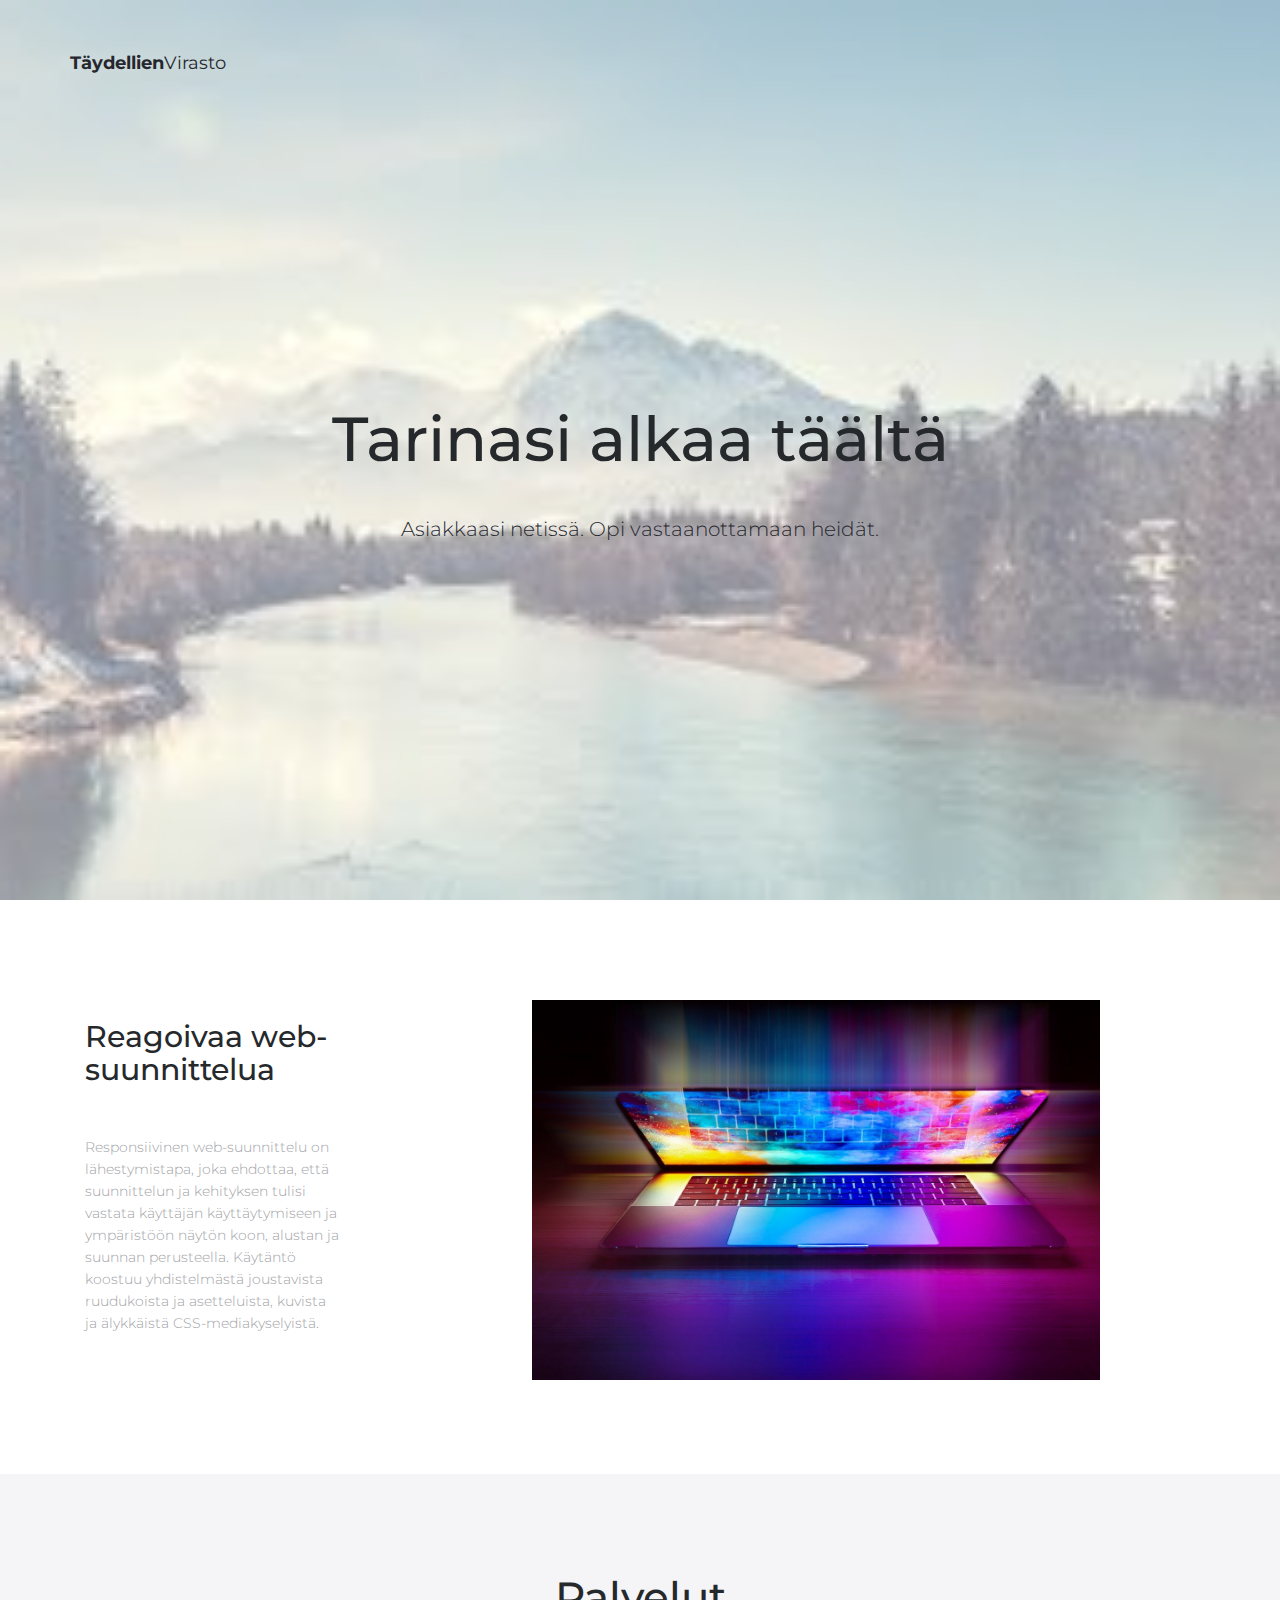
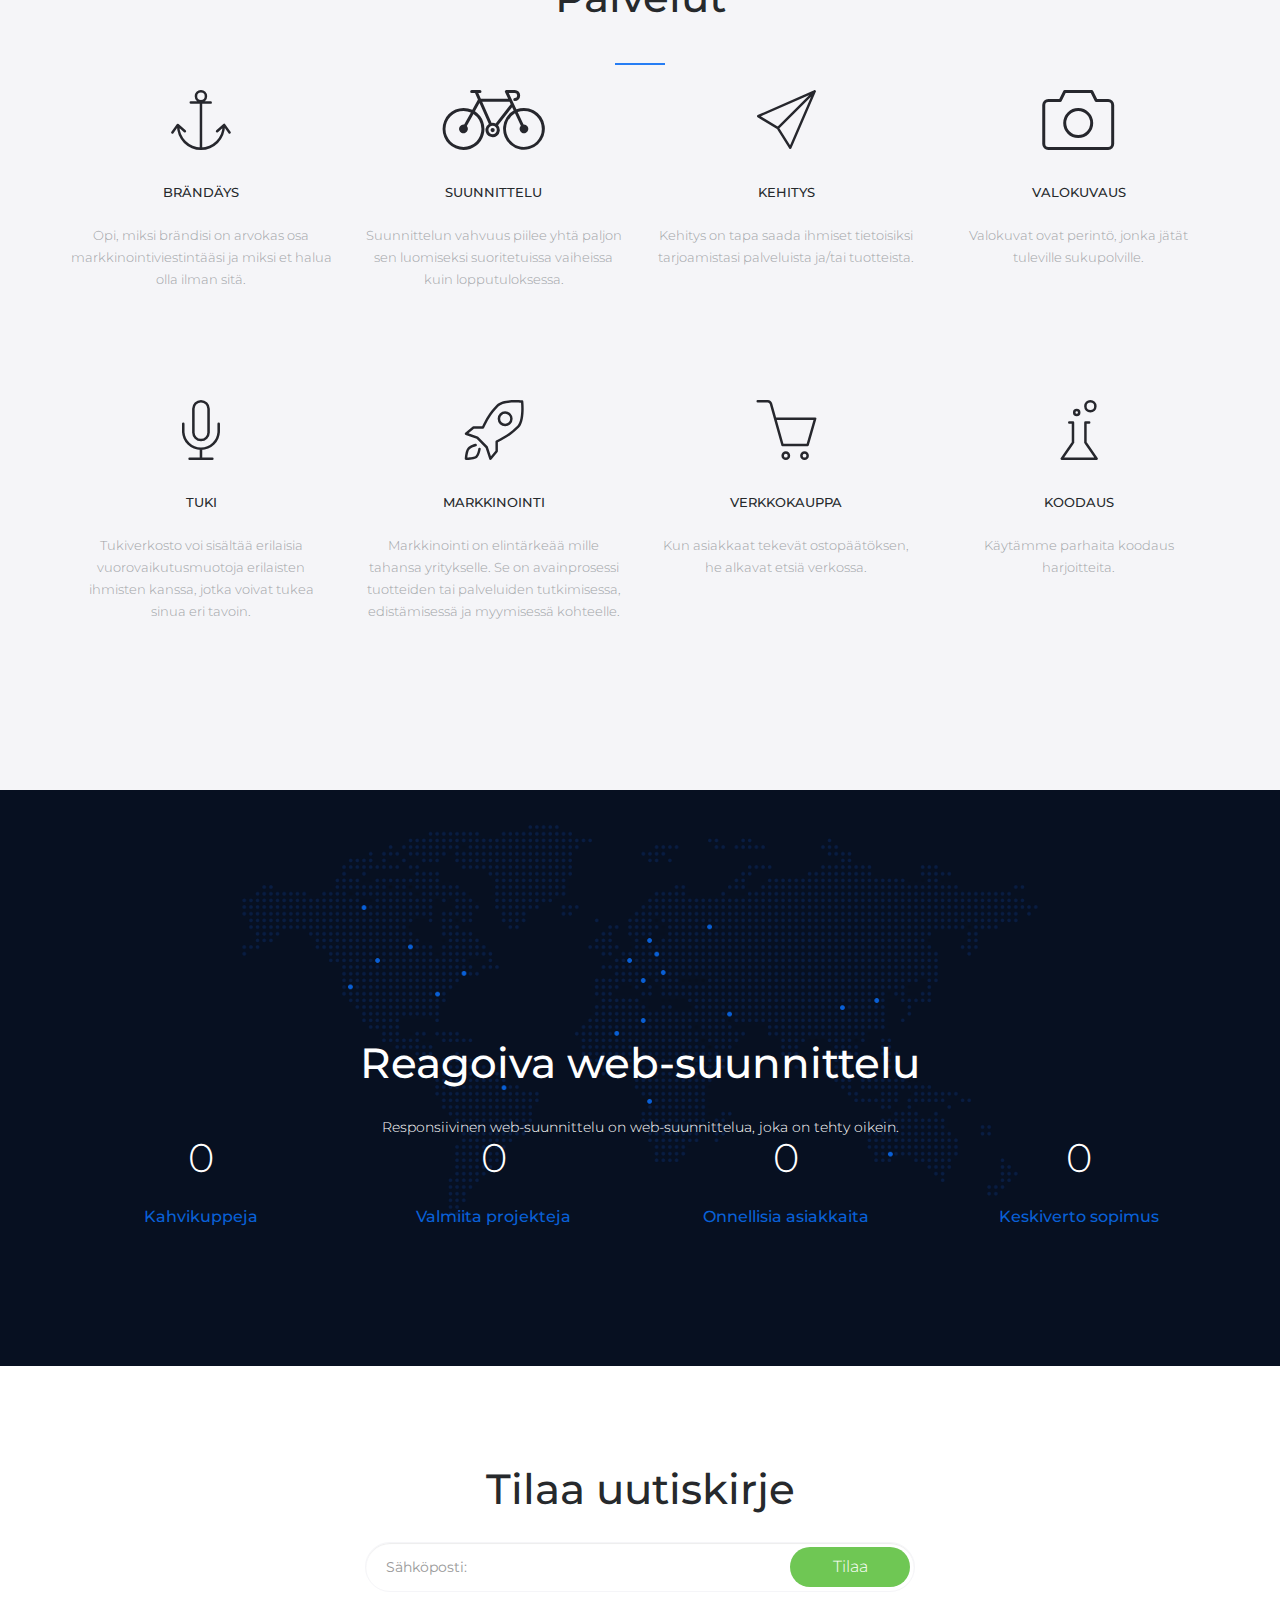
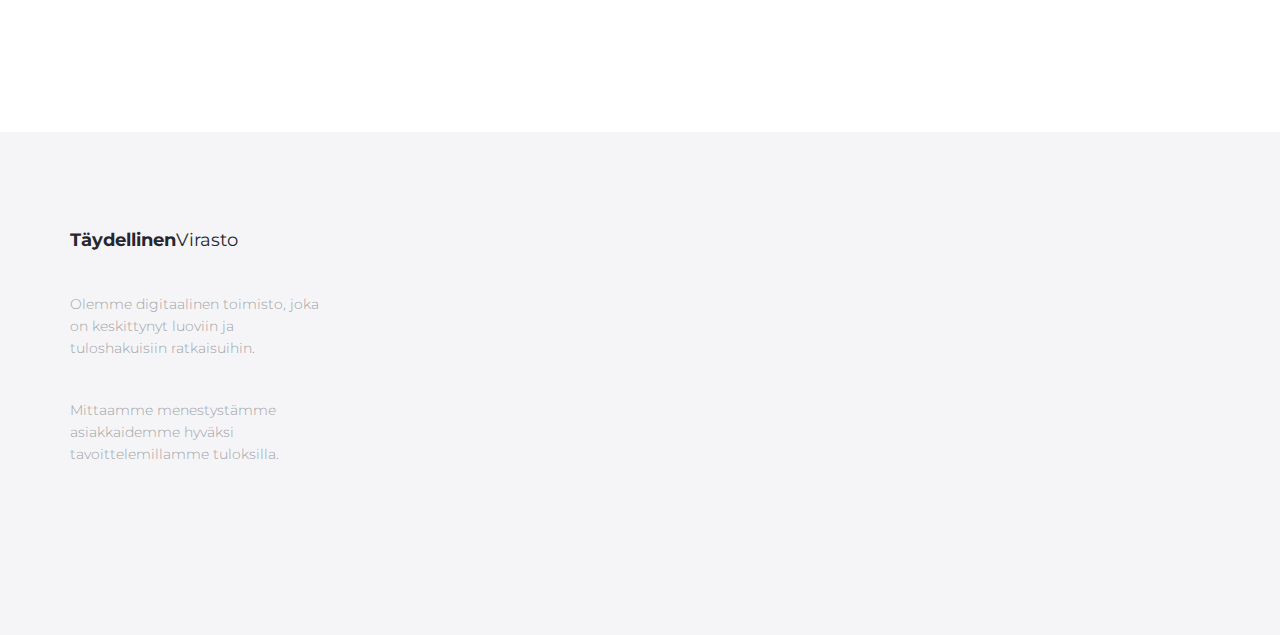
<file: demo3/index.html>
<!DOCTYPE html>
<html lang="en">
<head>

    <!-- Basic Page Needs
    ================================================== -->
    <meta http-equiv="Content-Type" content="text/html; charset=utf-8">
    <meta http-equiv="X-UA-Compatible" content="IE=edge">

    <title>Täydellinen Virasto</title>

    <meta name="description" content="">
    <meta name="author" content="">
    <meta name="keywords" content="">

    <!-- Mobile Specific Metas
    ================================================== -->
    <meta name="viewport" content="width=device-width, minimum-scale=1.0, maximum-scale=1.0">
    <meta name="apple-mobile-web-app-capable" content="yes">

    <!-- Fonts -->
    <link href="https://fonts.googleapis.com/css?family=Montserrat:300,300i,400,600,700" rel="stylesheet">
    <link rel="stylesheet" href="http://cdnjs.cloudflare.com/ajax/libs/font-awesome/4.4.0/css/font-awesome.min.css">

    <!-- Favicon
    ================================================== -->
    <link rel="apple-touch-icon" sizes="180x180" href="assets/img/apple-touch-icon.png">
    <link rel="icon" type="image/png" sizes="16x16" href="assets/img/favicon.png">

    <!-- Stylesheets
    ================================================== -->
    <!-- Bootstrap core CSS -->
    <link href="assets/css/bootstrap.min.css" rel="stylesheet">

    <!-- Custom styles for this template -->
    <link href="assets/css/style.css" rel="stylesheet">
    <link href="assets/css/responsive.css" rel="stylesheet">

    <!-- HTML5 shim and Respond.js IE8 support of HTML5 elements and media queries -->
    <!--[if lt IE 9]>
    <script src="https://oss.maxcdn.com/libs/html5shiv/3.7.0/html5shiv.js"></script>
    <script src="https://oss.maxcdn.com/libs/respond.js/1.4.2/respond.min.js"></script>
    <![endif]-->

</head>
<body>

    <header id="masthead" class="site-header">
        <nav id="primary-navigation" class="site-navigation">
            <div class="container">

                <div class="navbar-header">
                   
                    <a class="site-title"><span>Täydellien</span>Virasto</a>

                </div><!-- /.navbar-header -->

                <div class="collapse navbar-collapse" id="agency-navbar-collapse">

                    <ul class="nav navbar-nav navbar-right">

                       


                    </ul>

                </div>

            </div>   
        </nav><!-- /.site-navigation -->
    </header><!-- /#mastheaed -->

    <div id="hero" class="hero overlay">
        <div class="hero-content">
            <div class="hero-text">
                <h1>Tarinasi alkaa täältä</h1>
                <p>Asiakkaasi netissä. Opi vastaanottamaan heidät.</p>
             
            </div><!-- /.hero-text -->
        </div><!-- /.hero-content -->
    </div><!-- /.hero -->

    <main id="main" class="site-main">

        <section class="site-section section-features">
            <div class="row">
                <div class="container">
                    <div class="col-sm-3">
                        <h2>Reagoivaa web-suunnittelua</h2>
                        <p>Responsiivinen web-suunnittelu on lähestymistapa, joka ehdottaa, että suunnittelun ja kehityksen tulisi vastata käyttäjän käyttäytymiseen ja ympäristöön näytön koon, alustan ja suunnan perusteella. Käytäntö koostuu yhdistelmästä joustavista ruudukoista ja asetteluista, kuvista ja älykkäistä CSS-mediakyselyistä.</p>
                    </div>
                    <div class="col-sm-8 hidden-xs">
                        <img src="assets/img/kuva4.jpg" alt="">
                    </div>
                </div>
            </div>
        </section><!-- /.section-features -->

        <section class="site-section section-services gray-bg text-center">
            <div class="container">
                <h2 class="heading-separator">Palvelut</h2>
               
                <div class="row">
                    <div class="col-md-3 col-xs-6">
                        <div class="service">
                            <img src="assets/img/anchor.svg" alt="">
                            <h3 class="service-title">Brändäys</h3>
                            <p class="service-info">Opi, miksi brändisi on arvokas osa markkinointiviestintääsi ja miksi et halua olla ilman sitä.</p>
                        </div><!-- /.service -->
                    </div>
                    <div class="col-md-3 col-xs-6">
                        <div class="service">
                            <img src="assets/img/bycicle.svg" alt="">
                            <h3 class="service-title">Suunnittelu</h3>
                            <p class="service-info">Suunnittelun vahvuus piilee yhtä paljon sen luomiseksi suoritetuissa vaiheissa kuin lopputuloksessa.</p>
                        </div><!-- /.service -->
                    </div>
                    <div class="col-md-3 col-xs-6">
                        <div class="service">
                            <img src="assets/img/paper-plane.svg" alt="">
                            <h3 class="service-title">Kehitys</h3>
                            <p class="service-info">Kehitys on tapa saada ihmiset tietoisiksi tarjoamistasi palveluista ja/tai tuotteista.</p>
                        </div><!-- /.service -->
                    </div>
                    <div class="col-md-3 col-xs-6">
                        <div class="service">
                            <img src="assets/img/photo.svg" alt="">
                            <h3 class="service-title">Valokuvaus</h3>
                            <p class="service-info">Valokuvat ovat perintö, jonka jätät tuleville sukupolville.</p>
                        </div><!-- /.service -->
                    </div>
                    <div class="col-md-3 col-xs-6">
                        <div class="service">
                            <img src="assets/img/microphone.svg" alt="">
                            <h3 class="service-title">Tuki</h3>
                            <p class="service-info">Tukiverkosto voi sisältää erilaisia vuorovaikutusmuotoja erilaisten ihmisten kanssa, jotka voivat tukea sinua eri tavoin. </p>
                        </div><!-- /.service -->
                    </div>
                    <div class="col-md-3 col-xs-6">
                        <div class="service">
                            <img src="assets/img/rocket.svg" alt="">
                            <h3 class="service-title">Markkinointi</h3>
                            <p class="service-info">Markkinointi on elintärkeää mille tahansa yritykselle. Se on avainprosessi tuotteiden tai palveluiden tutkimisessa, edistämisessä ja myymisessä kohteelle.</p>
                        </div><!-- /.service -->
                    </div>
                    <div class="col-md-3 col-xs-6">
                        <div class="service">
                            <img src="assets/img/basket.svg" alt="">
                            <h3 class="service-title">Verkkokauppa</h3>
                            <p class="service-info">Kun asiakkaat tekevät ostopäätöksen, he alkavat etsiä verkossa.</p>
                        </div><!-- /.service -->
                    </div>
                    <div class="col-md-3 col-xs-6">
                        <div class="service">
                            <img src="assets/img/chemestry.svg" alt="">
                            <h3 class="service-title">Koodaus</h3>
                            <p class="service-info">Käytämme parhaita koodaus harjoitteita.</p>
                        </div><!-- /.service -->
                    </div>
                </div>
            </div>
        </section><!-- /.section-services -->

        <section class="site-section section-map-feature text-center">

            <div class="container">
                <h2>Reagoiva web-suunnittelu</h2>
                <p>Responsiivinen web-suunnittelu on web-suunnittelua, joka on tehty oikein.</p>
            
                <div class="row">
                    <div class="col-sm-3 col-xs-6">
                        <div class="counter-item">
                            <p class="counter" data-to="377" data-speed="2000">0</p>
                            <h3>Kahvikuppeja</h3>
                        </div><!-- /.counter-item -->
                    </div>
                    <div class="col-sm-3 col-xs-6">
                        <div class="counter-item">
                            <p class="counter" data-to="1204" data-speed="2000">0</p>       
                            <h3>Valmiita projekteja</h3>
                        </div> <!-- /.counter-item -->      
                    </div>
                    <div class="col-sm-3 col-xs-6">
                        <div class="counter-item">
                            <p class="counter" data-to="459" data-speed="1000">0</p>
                            <h3>Onnellisia asiakkaita</h3>
                        </div><!-- /.counter-item -->
                    </div>
                    <div class="col-sm-3 col-xs-6">
                        <div class="counter-item">
                            <p class="counter" data-to="675" data-speed="1000">0</p>
                            <h3>Keskiverto sopimus</h3>
                        </div><!-- /.counter-item -->
                    </div>
                </div>
            </div>
            
        </section><!-- /.section-map-feature -->

       
        <section class="site-section section-newsletter text-center">
            <div class="container">
                <h2>Tilaa uutiskirje</h2>
                <form class="form-group newsletter-group">
                    <input type="email" class="form-control" placeholder="Sähköposti:" required>
                    <button class="btn btn-green" type="button">Tilaa</button>
                </form><!-- /.newsletter-group -->
            </div>
        </section><!-- /.section-newsletter -->

    </main><!-- /#main -->

    <footer id="colophon" class="site-footer">
        <div class="container">
            <div class="row">
                <div class="col-md-3 col-sm-4 col-xs-6">
                    <a class="site-title"><span>Täydellinen</span>Virasto</a>
                    <p>Olemme digitaalinen toimisto, joka on keskittynyt luoviin ja tuloshakuisiin ratkaisuihin.</p>
                    <p>Mittaamme menestystämme asiakkaidemme hyväksi tavoittelemillamme tuloksilla.</p>
                </div>
               
        

    <!-- Bootstrap core JavaScript
    ================================================== -->
    <!-- Placed at the end of the document so the pages load faster -->
    <script src="https://ajax.googleapis.com/ajax/libs/jquery/3.1.1/jquery.min.js"></script>
    <script src="assets/js/bootstrap.min.js"></script>
    <script src="assets/js/bootstrap-select.min.js"></script>
    <script src="assets/js/jquery.slicknav.min.js"></script>
    <script src="assets/js/jquery.countTo.min.js"></script>
    <script src="assets/js/jquery.shuffle.min.js"></script>
    <script src="assets/js/script.js"></script>
  
</body>
</html>
</file>
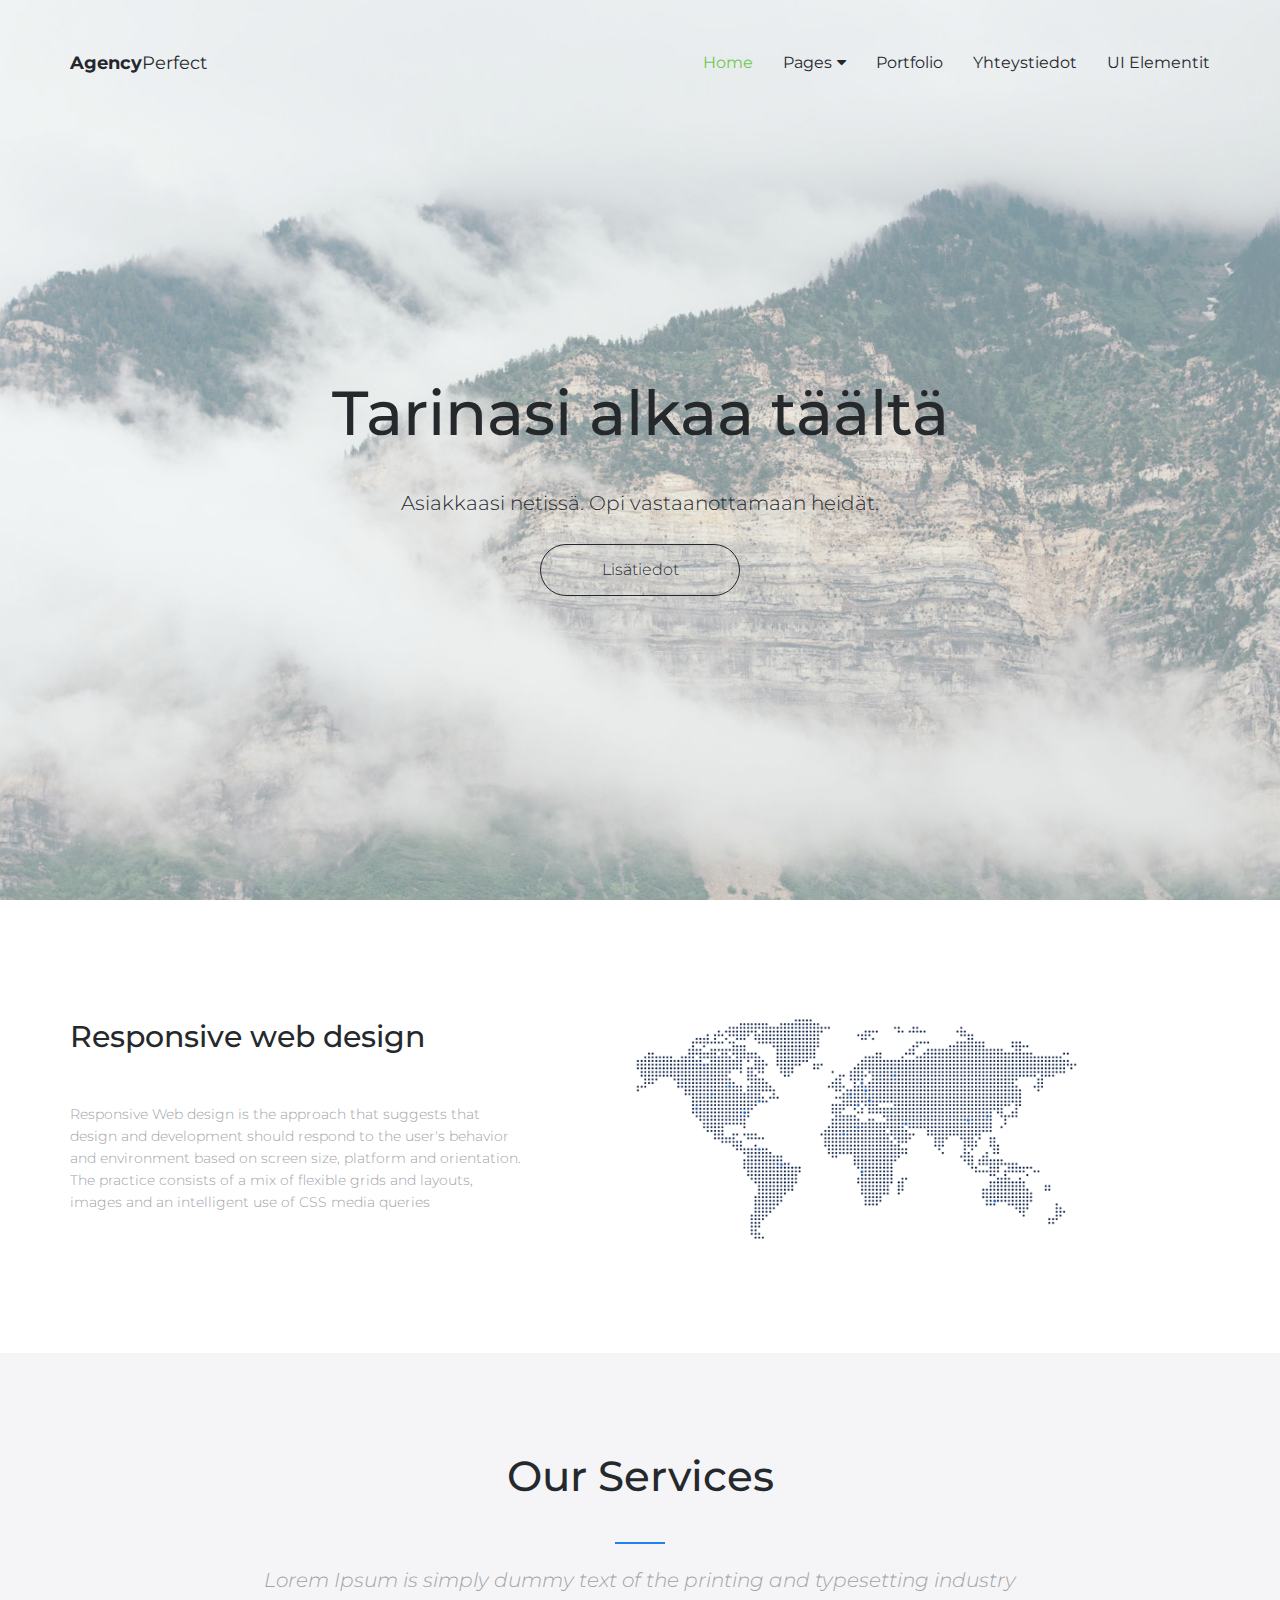
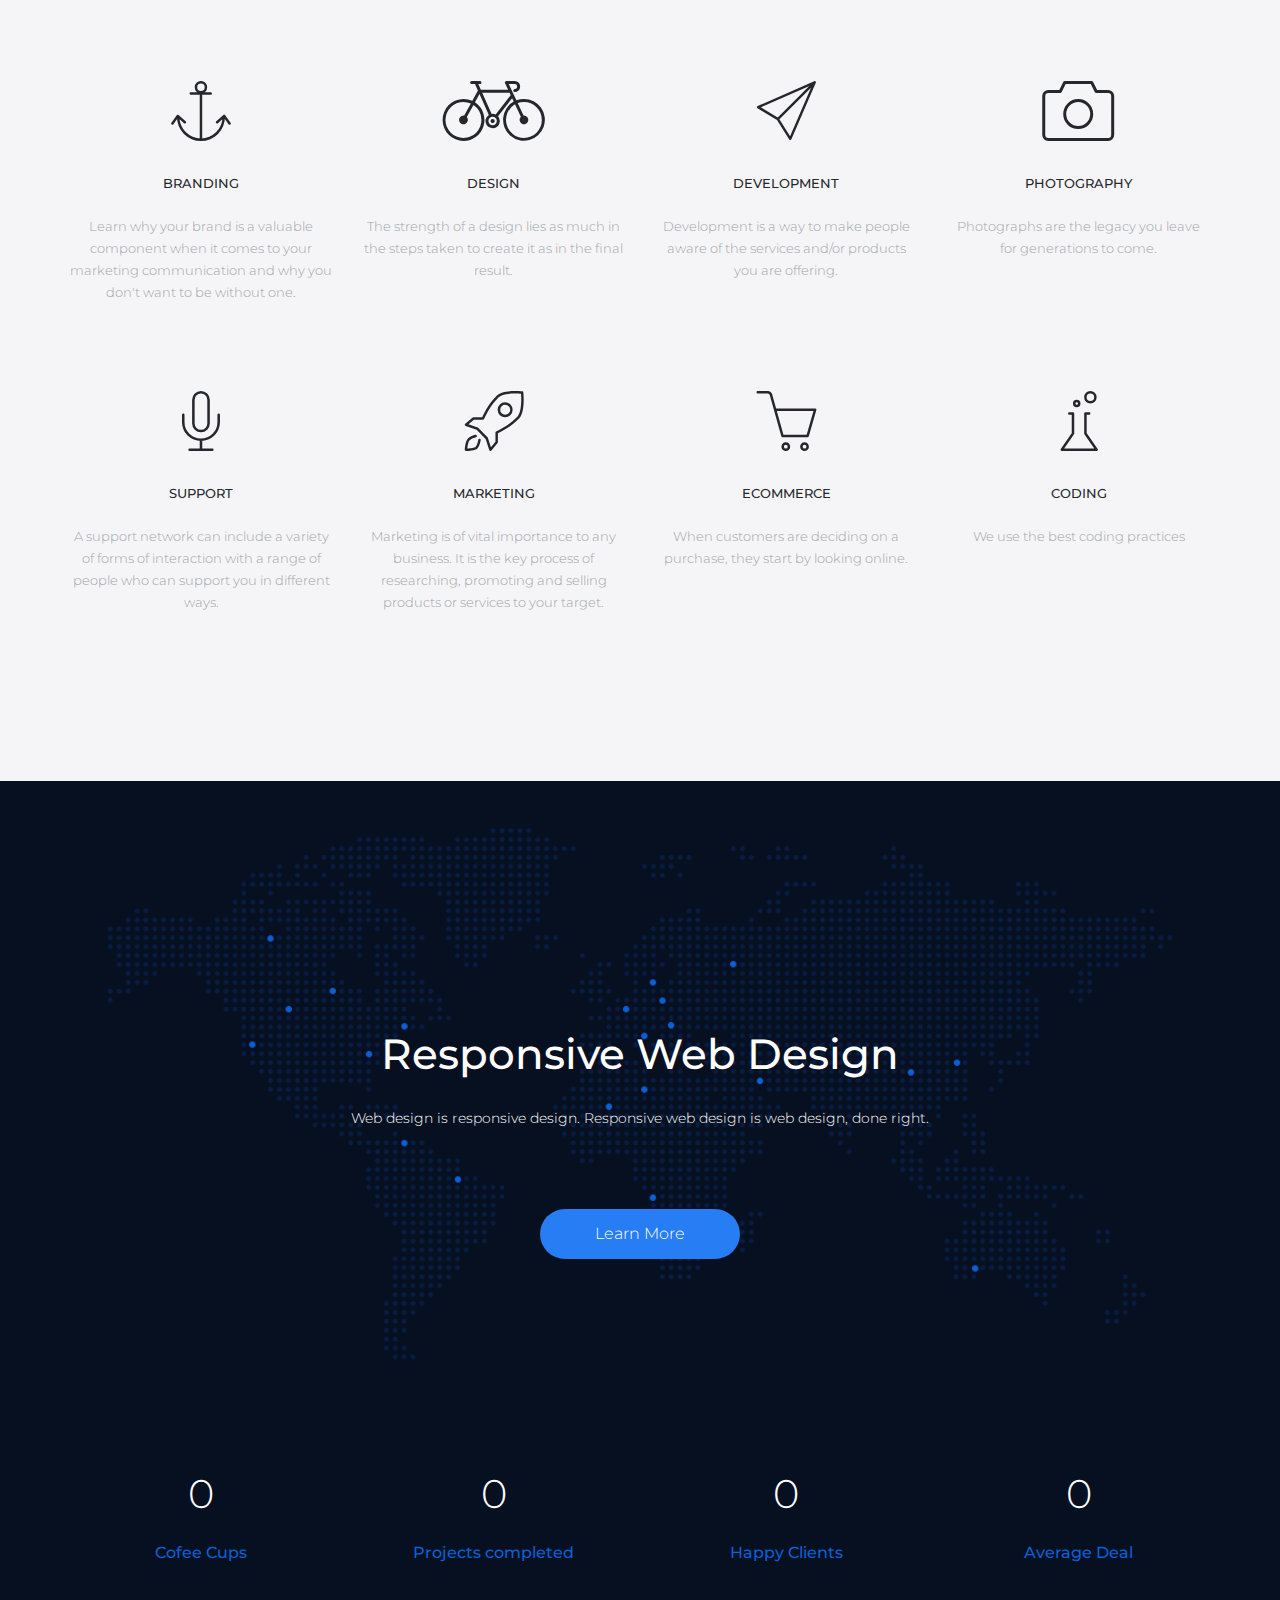
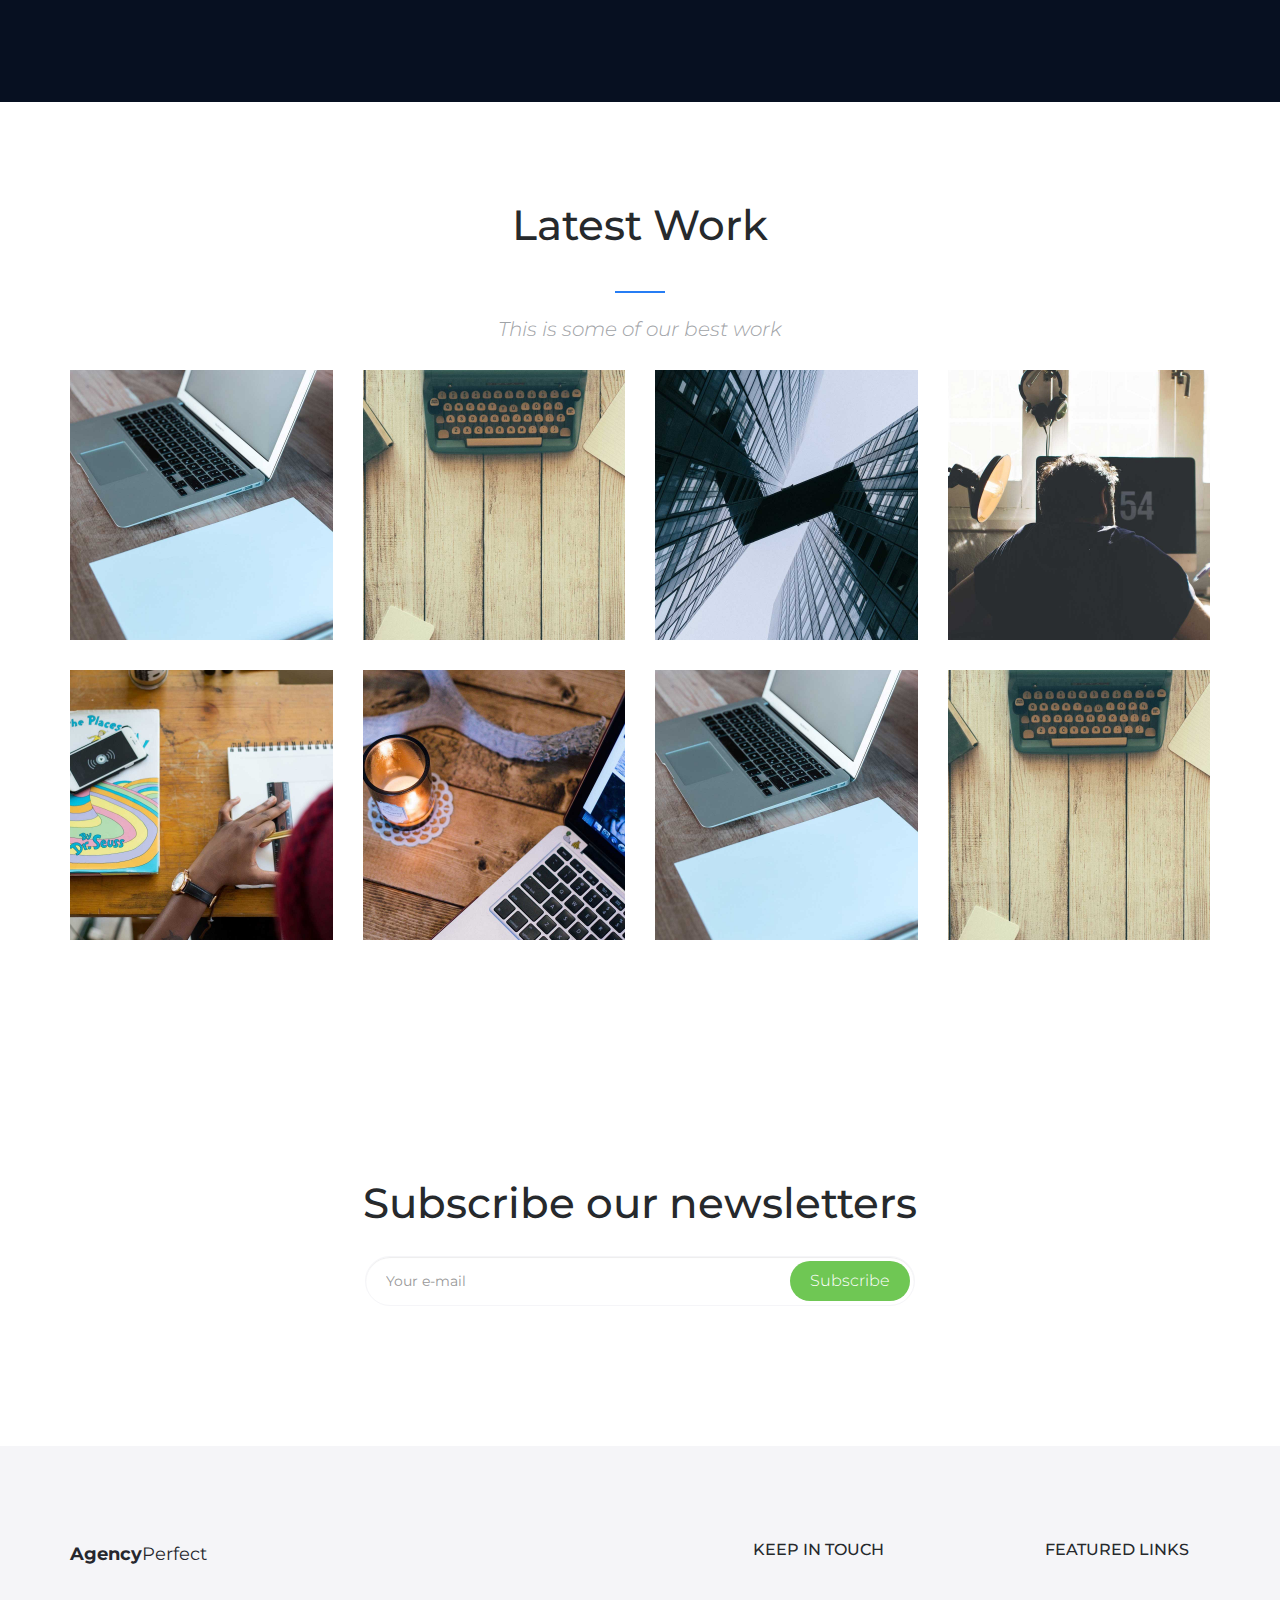
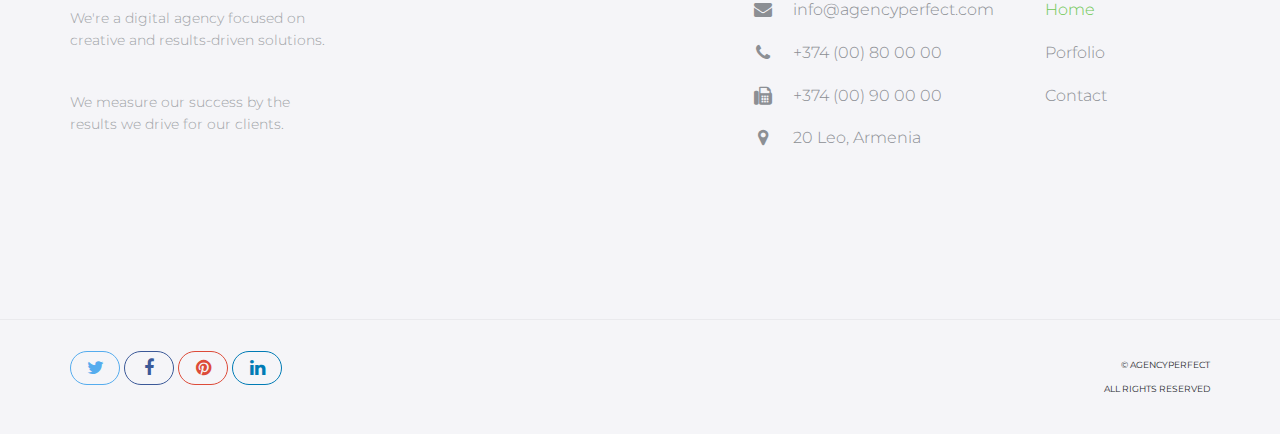
<file: demo4/index.html>
<!DOCTYPE html>
<html lang="en">
<head>

    <!-- Basic Page Needs
    ================================================== -->
    <meta http-equiv="Content-Type" content="text/html; charset=utf-8">
    <meta http-equiv="X-UA-Compatible" content="IE=edge">

    <title>Agency Perfect</title>

    <meta name="description" content="">
    <meta name="author" content="">
    <meta name="keywords" content="">

    <!-- Mobile Specific Metas
    ================================================== -->
   
    <meta name="apple-mobile-web-app-capable" content="yes">

    <!-- Fonts -->
    <link href="https://fonts.googleapis.com/css?family=Montserrat:300,300i,400,600,700" rel="stylesheet">
    <link rel="stylesheet" href="http://cdnjs.cloudflare.com/ajax/libs/font-awesome/4.4.0/css/font-awesome.min.css">

    <!-- Favicon
    ================================================== -->
    <link rel="apple-touch-icon" sizes="180x180" href="assets/img/apple-touch-icon.png">
    <link rel="icon" type="image/png" sizes="16x16" href="assets/img/favicon.png">

    <!-- Stylesheets
    ================================================== -->
    <!-- Bootstrap core CSS -->
    <link href="assets/css/bootstrap.min.css" rel="stylesheet">

    <!-- Custom styles for this template -->
    <link href="assets/css/style.css" rel="stylesheet">
    <link href="assets/css/responsive.css" rel="stylesheet">

    <!-- HTML5 shim and Respond.js IE8 support of HTML5 elements and media queries -->
    <!--[if lt IE 9]>
    <script src="https://oss.maxcdn.com/libs/html5shiv/3.7.0/html5shiv.js"></script>
    <script src="https://oss.maxcdn.com/libs/respond.js/1.4.2/respond.min.js"></script>
    <![endif]-->

</head>
<body>

    <header id="masthead" class="site-header">
        <nav id="primary-navigation" class="site-navigation">
            <div class="container">

                <div class="navbar-header">
                   
                    <a class="site-title"><span>Agency</span>Perfect</a>

                </div><!-- /.navbar-header -->

                <div class="collapse navbar-collapse" id="agency-navbar-collapse">

                    <ul class="nav navbar-nav navbar-right">

                        <li class="active"><a href="index.html" data-toggle="dropdown">Home</a></li>
                        <li class="dropdown"><a href="#" class="dropdown-toggle" data-toggle="dropdown">Pages<i class="fa fa-caret-down hidden-xs" aria-hidden="true"></i></a>

                            <ul class="dropdown-menu" role="menu">
                              <li><a href="portfolio.html">Portfolio</a></li>
                            
                            </ul>

                        </li>
                        <li><a href="portfolio.html">Portfolio</a></li>
                      
                        <li><a href="contact.html">Yhteystiedot</a></li>
                        <li><a href="ui-elements.html">UI Elementit</a></li>

                    </ul>

                </div>

            </div>   
        </nav><!-- /.site-navigation -->
    </header><!-- /#mastheaed -->

    <div id="hero" class="hero overlay">
        <div class="hero-content">
            <div class="hero-text">
                <h1>Tarinasi alkaa täältä</h1>
                <p>Asiakkaasi netissä. Opi vastaanottamaan heidät.</p>
                <a href="#" class="btn btn-border">Lisätiedot</a>
            </div><!-- /.hero-text -->
        </div><!-- /.hero-content -->
    </div><!-- /.hero -->

    <main id="main" class="site-main">

        <section class="site-section section-features">
            <div class="container">
                <div class="row">
                    <div class="col-sm-5">
                        <h2>Responsive web design</h2>
                        <p>Responsive Web design is the approach that suggests that design and development should respond to the user's behavior and environment based on screen size, platform and orientation. The practice consists of a mix of flexible grids and layouts, images and an intelligent use of CSS media queries</p>
                    </div>
                    <div class="col-sm-7 hidden-xs">
                        <img src="assets/img/map.png" alt="">
                    </div>
                </div>
            </div>
        </section><!-- /.section-features -->

        <section class="site-section section-services gray-bg text-center">
            <div class="container">
                <h2 class="heading-separator">Our Services</h2>
                <p class="subheading-text">Lorem Ipsum is simply dummy text of the printing and typesetting industry</p>
                <div class="row">
                    <div class="col-md-3 col-xs-6">
                        <div class="service">
                            <img src="assets/img/anchor.svg" alt="">
                            <h3 class="service-title">Branding</h3>
                            <p class="service-info"> Learn why your brand is a valuable component when it comes to your marketing communication and why you don't want to be without one.</p>
                        </div><!-- /.service -->
                    </div>
                    <div class="col-md-3 col-xs-6">
                        <div class="service">
                            <img src="assets/img/bycicle.svg" alt="">
                            <h3 class="service-title">Design</h3>
                            <p class="service-info">The strength of a design lies as much in the steps taken to create it as in the final result. </p>
                        </div><!-- /.service -->
                    </div>
                    <div class="col-md-3 col-xs-6">
                        <div class="service">
                            <img src="assets/img/paper-plane.svg" alt="">
                            <h3 class="service-title">Development</h3>
                            <p class="service-info">Development is a way to make people aware of the services and/or products you are offering.</p>
                        </div><!-- /.service -->
                    </div>
                    <div class="col-md-3 col-xs-6">
                        <div class="service">
                            <img src="assets/img/photo.svg" alt="">
                            <h3 class="service-title">Photography</h3>
                            <p class="service-info">Photographs are the legacy you leave for generations to come.</p>
                        </div><!-- /.service -->
                    </div>
                    <div class="col-md-3 col-xs-6">
                        <div class="service">
                            <img src="assets/img/microphone.svg" alt="">
                            <h3 class="service-title">Support</h3>
                            <p class="service-info">A support network can include a variety of forms of interaction with a range of people who can support you in different ways. </p>
                        </div><!-- /.service -->
                    </div>
                    <div class="col-md-3 col-xs-6">
                        <div class="service">
                            <img src="assets/img/rocket.svg" alt="">
                            <h3 class="service-title">Marketing</h3>
                            <p class="service-info">Marketing is of vital importance to any business. It is the key process of researching, promoting and selling products or services to your target.</p>
                        </div><!-- /.service -->
                    </div>
                    <div class="col-md-3 col-xs-6">
                        <div class="service">
                            <img src="assets/img/basket.svg" alt="">
                            <h3 class="service-title">Ecommerce</h3>
                            <p class="service-info">When customers are deciding on a purchase, they start by looking online.</p>
                        </div><!-- /.service -->
                    </div>
                    <div class="col-md-3 col-xs-6">
                        <div class="service">
                            <img src="assets/img/chemestry.svg" alt="">
                            <h3 class="service-title">Coding</h3>
                            <p class="service-info">We use the best coding practices</p>
                        </div><!-- /.service -->
                    </div>
                </div>
            </div>
        </section><!-- /.section-services -->

        <section class="site-section section-map-feature text-center">

            <div class="container">
                <h2>Responsive Web Design</h2>
                <p>Web design is responsive design. Responsive web design is web design, done right.</p>
                <a href="#" class="btn btn-fill">Learn More</a>
                <div class="row">
                    <div class="col-sm-3 col-xs-6">
                        <div class="counter-item">
                            <p class="counter" data-to="377" data-speed="2000">0</p>
                            <h3>Cofee Cups</h3>
                        </div><!-- /.counter-item -->
                    </div>
                    <div class="col-sm-3 col-xs-6">
                        <div class="counter-item">
                            <p class="counter" data-to="1204" data-speed="2000">0</p>       
                            <h3>Projects completed</h3>
                        </div> <!-- /.counter-item -->      
                    </div>
                    <div class="col-sm-3 col-xs-6">
                        <div class="counter-item">
                            <p class="counter" data-to="459" data-speed="1000">0</p>
                            <h3>Happy Clients</h3>
                        </div><!-- /.counter-item -->
                    </div>
                    <div class="col-sm-3 col-xs-6">
                        <div class="counter-item">
                            <p class="counter" data-to="675" data-speed="1000">0</p>
                            <h3>Average Deal</h3>
                        </div><!-- /.counter-item -->
                    </div>
                </div>
            </div>
            
        </section><!-- /.section-map-feature -->

        <section class="site-section section-portfolio">
            <div class="container">
                <div class="text-center">
                    <h2 class="heading-separator">Latest Work</h2>
                    <p class="subheading-text">This is some of our best work</p>
                </div>
                <div class="row">
                    <div class="col-lg-3 col-md-4 col-xs-6">
                        <div class="portfolio-item">
                            <img src="assets/img/portfolio-1.jpg" class="img-res" alt="">
                            <h4 class="portfolio-item-title">Portfolio item</h4>
                            <a href="portfolio-item.html"><i class="fa fa-arrow-right" aria-hidden="true"></i></a>
                        </div><!-- /.portfolio-item -->
                    </div>
                    <div class="col-lg-3 col-md-4 col-xs-6">
                        <div class="portfolio-item">
                            <img src="assets/img/portfolio-2.jpg" class="img-res" alt="">
                            <h4 class="portfolio-item-title">Portfolio item</h4>
                            <a href="portfolio-item.html"><i class="fa fa-arrow-right" aria-hidden="true"></i></a>
                        </div><!-- /.portfolio-item -->
                    </div>
                    <div class="col-lg-3 col-md-4 col-xs-6">
                        <div class="portfolio-item">
                            <img src="assets/img/portfolio-3.jpg" class="img-res" alt="">
                            <h4 class="portfolio-item-title">Portfolio item</h4>
                            <a href="portfolio-item.html"><i class="fa fa-arrow-right" aria-hidden="true"></i></a>
                        </div><!-- /.portfolio-item -->
                    </div>
                    <div class="col-lg-3 col-md-4 col-xs-6">
                        <div class="portfolio-item">
                            <img src="assets/img/portfolio-4.jpg" class="img-res" alt="">
                            <h4 class="portfolio-item-title">Portfolio item</h4>
                            <a href="portfolio-item.html"><i class="fa fa-arrow-right" aria-hidden="true"></i></a>
                        </div><!-- /.portfolio-item -->
                    </div>
                    <div class="col-lg-3 col-md-4 col-xs-6">
                        <div class="portfolio-item">
                            <img src="assets/img/portfolio-5.jpg" class="img-res" alt="">
                            <h4 class="portfolio-item-title">Portfolio item</h4>
                            <a href="portfolio-item.html"><i class="fa fa-arrow-right" aria-hidden="true"></i></a>
                        </div><!-- /.portfolio-item -->
                    </div>
                    <div class="col-lg-3 col-md-4 col-xs-6">
                        <div class="portfolio-item">
                            <img src="assets/img/portfolio-6.jpg" class="img-res" alt="">
                            <h4 class="portfolio-item-title">Portfolio item</h4>
                            <a href="portfolio-item.html"><i class="fa fa-arrow-right" aria-hidden="true"></i></a>
                        </div><!-- /.portfolio-item -->
                    </div>
                    <div class="col-lg-3 col-md-4 col-xs-6">
                        <div class="portfolio-item">
                            <img src="assets/img/portfolio-1.jpg" class="img-res" alt="">
                            <h4 class="portfolio-item-title">Portfolio item</h4>
                            <a href="portfolio-item.html"><i class="fa fa-arrow-right" aria-hidden="true"></i></a>
                        </div><!-- /.portfolio-item -->
                    </div>
                    <div class="col-lg-3 col-md-4 col-xs-6">
                        <div class="portfolio-item">
                            <img src="assets/img/portfolio-2.jpg" class="img-res" alt="">
                            <h4 class="portfolio-item-title">Portfolio item</h4>
                            <a href="portfolio-item.html"><i class="fa fa-arrow-right" aria-hidden="true"></i></a>
                        </div><!-- /.portfolio-item -->
                    </div>
                </div>
            </div>
        </section><!-- /.section-portfolio -->

        <section class="site-section section-newsletter text-center">
            <div class="container">
                <h2>Subscribe our newsletters</h2>
                <form class="form-group newsletter-group">
                    <input type="email" class="form-control" placeholder="Your e-mail" required>
                    <button class="btn btn-green" type="button">Subscribe</button>
                </form><!-- /.newsletter-group -->
            </div>
        </section><!-- /.section-newsletter -->

    </main><!-- /#main -->

    <footer id="colophon" class="site-footer">
        <div class="container">
            <div class="row">
                <div class="col-md-3 col-sm-4 col-xs-6">
                    <a class="site-title"><span>Agency</span>Perfect</a>
                    <p>We're a digital agency focused on creative and results-driven solutions.</p>
                    <p>We measure our success by the results we drive for our clients.</p>
                </div>
                <div class="col-lg-offset-4 col-md-3 col-sm-4 col-md-offset-2 col-sm-offset-0 col-xs-6 ">
                    <h3>Keep in touch</h3>
                    <ul class="list-unstyled contact-links">
                        <li><i class="fa fa-envelope" aria-hidden="true"></i><a href="mailto:info@agencyperfect.com">info@agencyperfect.com</a></li>
                        <li><i class="fa fa-phone" aria-hidden="true"></i><a href="tel:+37400800000">+374 (00) 80 00 00 </a></li>
                        <li><i class="fa fa-fax" aria-hidden="true"></i><a href="+37400900000">+374 (00) 90 00 00</a></li>
                        <li><i class="fa fa-map-marker" aria-hidden="true"></i><p>20 Leo, Armenia</p></li>
                    </ul>
                </div>
                <div class="clearfix visible-xs"></div>
                <div class="col-lg-2 col-md-3 col-sm-4 col-xs-6">
                    <h3>Featured links</h3>
                    <ul class="list-unstyled">
                        <li class="active"><a href="index.html">Home</a></li>
                       
                        <li><a href="portfolio.html">Porfolio</a></li>
                        <li><a href="contact.html">Contact</a></li>
                    </ul>
                </div>
            </div>
        </div>
        <div class="copyright">
            <div class="container">
                <div class="row">
                    <div class="col-xs-8">
                        <div class="social-links">
                            <a class="twitter-bg" href="#"><i class="fa fa-twitter"></i></a>
                            <a class="facebook-bg" href="#"><i class="fa fa-facebook"></i></a>
                            <a class="pinterest" href="#"><i class="fa fa-pinterest"></i></a>
                            <a class="linkedin-bg" href="#"><i class="fa fa-linkedin"></i></a>
                        </div><!-- /.social-links -->
                    </div>
                    <div class="col-xs-4">
                        <div class="text-right">
                            <p>&copy; AgencyPerfect</p>
                            <p>All Rights Reserved</p>
                        </div>
                    </div>
                </div>
            </div>
        </div><!-- /.copyright -->
    </footer><!-- /#footer -->


    <!-- Bootstrap core JavaScript
    ================================================== -->
    <!-- Placed at the end of the document so the pages load faster -->
    <script src="https://ajax.googleapis.com/ajax/libs/jquery/3.1.1/jquery.min.js"></script>
    <script src="assets/js/bootstrap.min.js"></script>
    <script src="assets/js/bootstrap-select.min.js"></script>
    <script src="assets/js/jquery.slicknav.min.js"></script>
    <script src="assets/js/jquery.countTo.min.js"></script>
    <script src="assets/js/jquery.shuffle.min.js"></script>
    <script src="assets/js/script.js"></script>
  
</body>
</html>
</file>
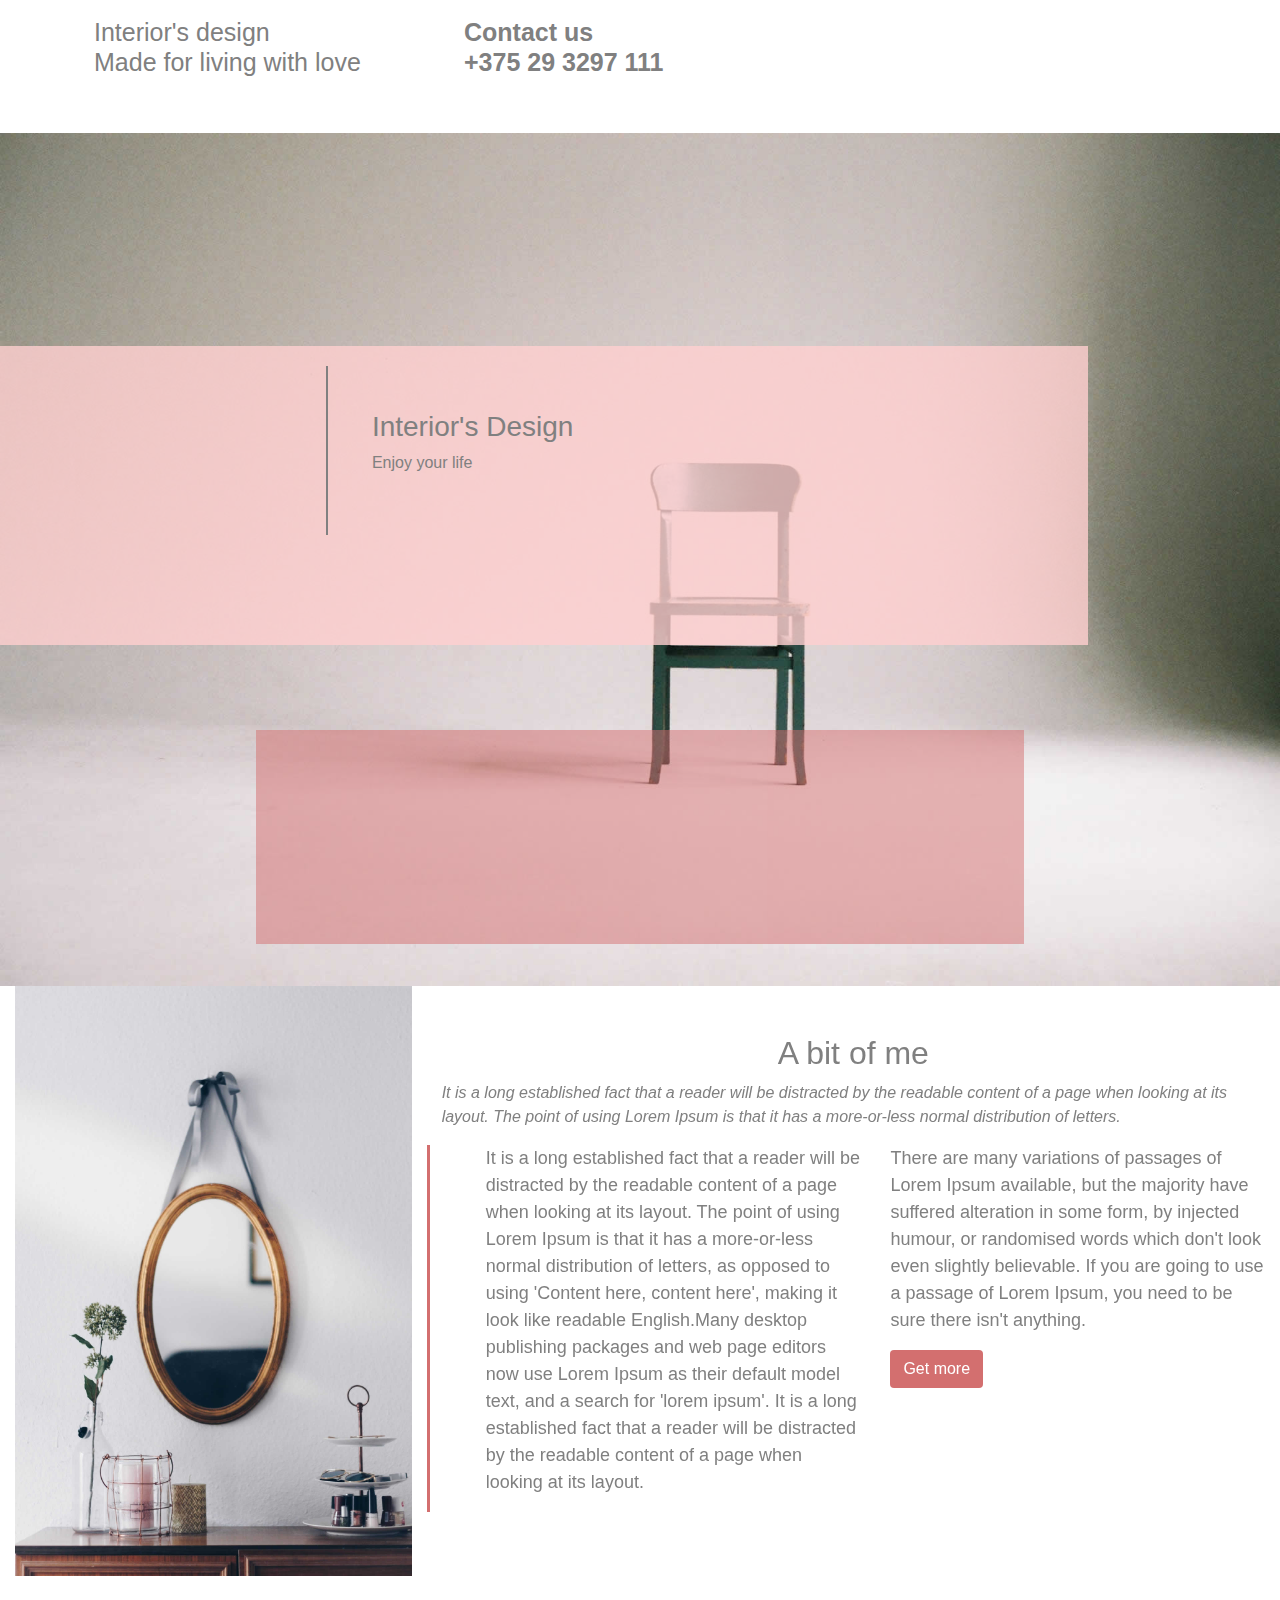
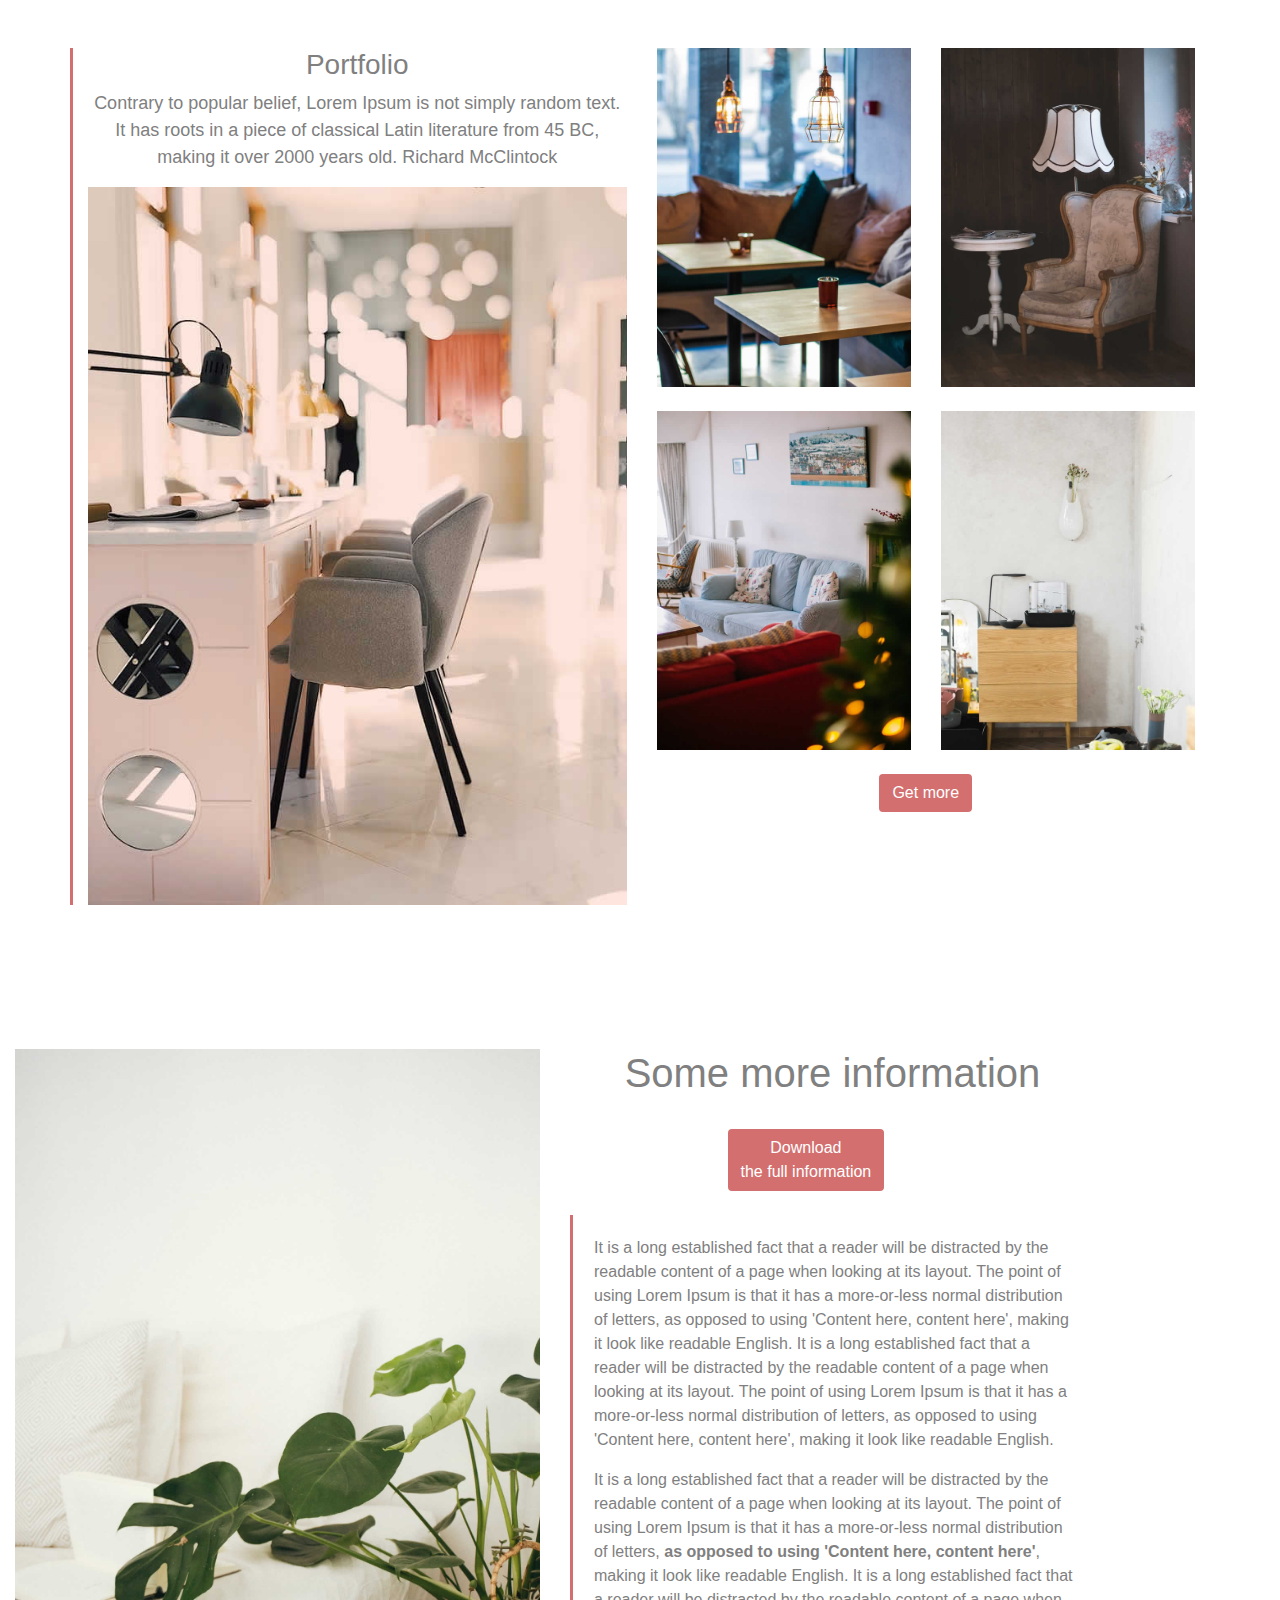
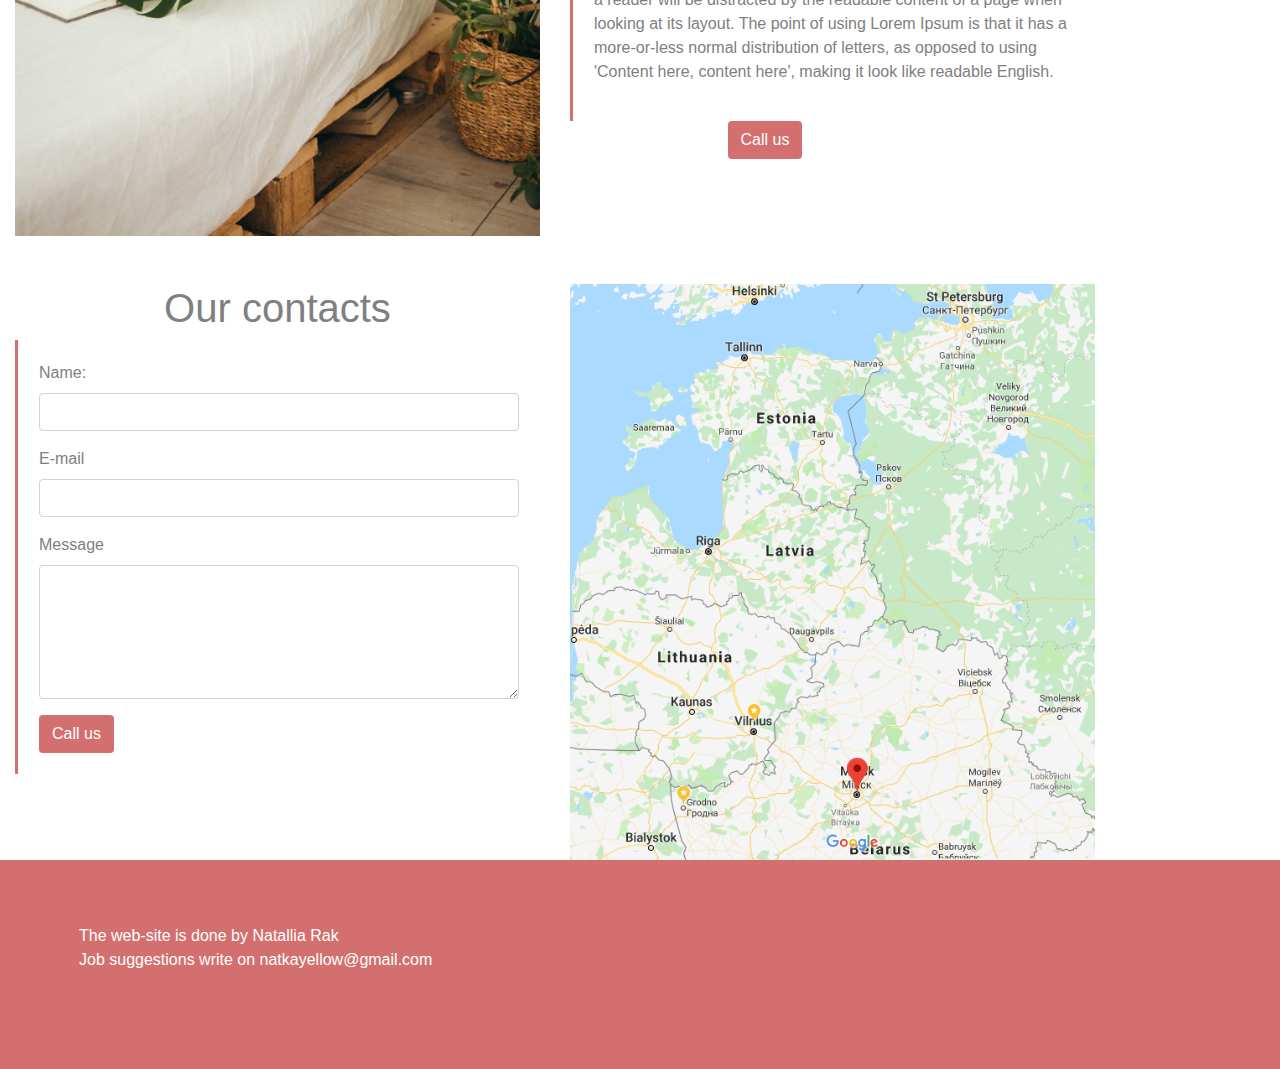
<file: demo5-pohja/index.html>
<!DOCTYPE html>
<html>
  <head>
    <title>Interior's design</title>
    <meta charset="UTF-8">
    <meta name="viewport" content="width=device-width, initial-scale=1">
    <link rel="stylesheet" href="style.css">
    <link rel="stylesheet" href="https://cdnjs.cloudflare.com/ajax/libs/font-awesome/4.7.0/css/font-awesome.min.css">
    <link rel="stylesheet" href="https://use.fontawesome.com/releases/v5.0.12/css/all.css"
     integrity="sha384-G0fIWCsCzJIMAVNQPfjH08cyYaUtMwjJwqiRKxxE/rx96Uroj1BtIQ6MLJuheaO9" crossorigin="anonymous">
     <link rel="stylesheet" href="https://maxcdn.bootstrapcdn.com/bootstrap/4.1.3/css/bootstrap.min.css">
    <script src="https://ajax.googleapis.com/ajax/libs/jquery/3.3.1/jquery.min.js"></script>
    <script src="https://cdnjs.cloudflare.com/ajax/libs/popper.js/1.14.3/umd/popper.min.js"></script>
    <script src="https://maxcdn.bootstrapcdn.com/bootstrap/4.1.3/js/bootstrap.min.js"></script>
    <link rel="stylesheet" href="https://maxcdn.bootstrapcdn.com/bootstrap/4.1.3/css/bootstrap.min.css">
    <script src="https://ajax.googleapis.com/ajax/libs/jquery/3.3.1/jquery.min.js"></script>
    <script src="https://cdnjs.cloudflare.com/ajax/libs/popper.js/1.14.3/umd/popper.min.js"></script>
    <script src="https://maxcdn.bootstrapcdn.com/bootstrap/4.1.3/js/bootstrap.min.js"></script>
    </head>
    <body>
      <div class="row container header">
         <div class="col-12 col-sm-4 col-md-4 col-lg-4 col-xl-4 container">
              <h1>Interior's design <br>
              Made for living with love</h1>
         </div>
         <div class="col-12 col-md-4 col-lg-4 col-xl-4 conrainer">
             <h1><b>Contact us<br> +375 29 3297 111</b></h1>
         </div>
         <div class="col-12 col-sm-4 col-md-4 col-lg-4 col-xl-4 container">
           <ul class="social">
             <li> <a href="#"><i class="fab fa-facebook-f"></i></a>
             </li>
             <li> <a href="#"><i class="fab fa-google-plus-g"></i></a>
             </li>
             <li> <a href="#"><i class="fab fa-twitter"></i></a>
             </li>
             <li> <a href="#"><i class="fab fa-pinterest-p"></i></a>
             </li>
             <li> <a href="#"><i class="fab fa-behance"></i></a>
             </li>
             <li> <a href="#"><i class="fab fa-instagram"></i></a>
             </li>
           </ul>
         </div>
      </div>
      <br>
      <br>
      <div class="main">
        <div id="sliding" class="carousel slide" data-ride="carousel">
           <ul class="carousel-indicators">

           </ul>
           <div class="carousel-inner">
              <div class="carousel-item active">
                 <img src="images/1.jpeg">
                 <div class="carousel-caption">
                   <div class="line">
                      <h3>Interior's Design</h3>
                      <p>Enjoy your life</p>
                    </div>
                 </div>
              </div>
              <div class="carousel-item">
                  <img src="images/2.jpeg">
                 <div class="carousel-caption">
                   <div class="line">
                      <h3>Interior's Design</h3>
                      <p>Enjoy your life</p>
                    </div>
                 </div>
             </div>
          </div>
          <a class="carousel-control-prev" href="#sliding" data-slide="prev">
            <span><i class="fas fa-arrow-left"></i> </span>
          </a>
         <a class="carousel-control-next" href="#sliding" data-slide="next">
           <span><i class="fas fa-arrow-right"></i></span>
         </a>
      </div>
    </div>
    <div class="second row">
       <div class="col-12 col-sm-12 col-md-4 col-lg-4 col-xl-4">
           <img src="images/3.jpeg">
       </div>
       <div class="col-12 col-sm-12 col-md-8 col-lg-8 col-xl-8">
           <br>
           <br>
           <h2 class="text-center">A bit of me</h2>
           <p><i>It is a long established fact that a reader will be distracted by the readable content of a page when looking at its layout. The point of using Lorem Ipsum is that it has a more-or-less normal distribution of letters.
           </i></p>
           <div class="text row">
           <br>
               <div class="col-12 col-sm-6 col-md-6 col-lg-6 col-xl-6">
                 <p>It is a long established fact that a reader will be distracted by the readable content of a page when looking at its layout. The point of using Lorem Ipsum is that it has a more-or-less normal distribution of letters, as opposed to using 'Content here, content here', making it look like readable English.Many desktop publishing packages and web page editors now use Lorem Ipsum as their default model text, and a search for 'lorem ipsum'. It is a long established fact that a reader will be distracted by the readable content of a page when looking at its layout. </p>
               </div>
               <div class="col-12 col-sm-6 col-md-6 col-lg-6 col-xl-6">
                 <p>There are many variations of passages of Lorem Ipsum available, but the majority have suffered alteration in some form, by injected humour, or randomised words which don't look even slightly believable. If you are going to use a passage of Lorem Ipsum, you need to be sure there isn't anything.</p>
                 <button type="button" class="btn active">Get more</button>
               </div>
           </div>
      </div>
    </div>
    <br>
    <br>
    <br>
    <div class="text container">
        <div class="row text-center">
            <div class="col-6 col-sm-12 col-md-6 col-lg-6 col-xl-6">
                <h3>Portfolio</h3>
                <p>Contrary to popular belief, Lorem Ipsum is not simply random text. It has roots in a piece of classical Latin literature from 45 BC, making it over 2000 years old. Richard McClintock</p>
                <img src="images/port/2.jpeg">
              </div>
                <div class="col-6 col-sm-12 col-md-6 col-lg-6 col-xl-6 container">
                  <div class="row">
                       <div class="col-6 col-sm-12 col-md-6 col-lg-6 col-xl-6 container">
                         <img src="images/port/1.jpeg">
                       </div>
                      <div class="col-6 col-sm-12 col-md-6 col-lg-6 col-xl-6 container">
                                   <img src="images/port/3.jpeg">
                      </div>
                  </div>
                  <br>
                  <div class="row">
                       <div class="col-6 col-sm-12 col-md-6 col-lg-6 col-xl-6 container">
                         <img src="images/port/4.jpeg">
                       </div>
                      <div class="col-6 col-sm-12 col-md-6 col-lg-6 col-xl-6 container">
                                   <img src="images/port/5.jpeg">
                      </div>
                    </div>
                    <br>
                    <button type="button" class="btn active">Get more</button>
               </div>
          </div>
      </div>
      <br>
      <br>
      <br>
      <br>
      <br>
      <br>
      <div class="third row container">
         <div class="col-12 col-sm-12 col-md-6 col-lg-6 col-xl-6">
            <img src="images/4.jpeg">
         </div>
         <div class="col-12 col-sm-12 col-md-6 col-lg-6 col-xl-6">
           <h1 class="text-center">Some more information</h1>
           <br>
             <button type="button" class="btn active">Download <br>the full information</button>
              <br>
               <br>
          <div class="line">
            <p>It is a long established fact that a reader will be distracted by the readable content of a page when looking at its layout. The point of using Lorem Ipsum is that it has a more-or-less normal distribution of letters, as opposed to using 'Content here, content here', making it look like readable English. It is a long established fact that a reader will be distracted by the readable content of a page when looking at its layout. The point of using Lorem Ipsum is that it has a more-or-less normal distribution of letters, as opposed to using 'Content here, content here', making it look like readable English. </p>
            <p>It is a long established fact that a reader will be distracted by the readable content of a page when looking at its layout. The point of using Lorem Ipsum is that it has a more-or-less normal distribution of letters, <b>as opposed to using 'Content here, content here'</b>, making it look like readable English. It is a long established fact that a reader will be distracted by the readable content of a page when looking at its layout. The point of using Lorem Ipsum is that it has a more-or-less normal distribution of letters, as opposed to using 'Content here, content here', making it look like readable English. </p>
          </div>
          <button type="button" class="btn active">Call us</button>
         </div>
      </div>
      <br>
       <br>
      <div class="fourth row  container">
         <div class="col-12 col-sm-12 col-md-6 col-lg-6 col-xl-6  container">
           <h1 class="text-center">Our contacts</h1>
           <div class="line">
             <div class="form-group">
                 <label for="usr">Name:</label>
                   <input type="text" class="form-control" id="usr">
              </div>
              <div class="form-group">
                  <label for="mail">E-mail</label>
                  <input type="text" class="form-control" id="pwd">
               </div>
               <div class="form-group">
                   <label for="comment">Message</label>
                   <textarea class="form-control" rows="5" id="comment"></textarea>
               </div>
               <button type="button" class="btn active">Call us</button>
            </div>
         </div>
         <div class="col-12 col-sm-12 col-md-6 col-lg-6 col-xl-6  container">
            <img src="images/map.png">
         </div>
       </div>
       <div class="footer">
          <div class="text_footer row">
             <div class="col-12 col-sm-12 col-md-6 col-lg-6 col-xl-6 container">
               <p> The web-site is done by Natallia Rak<br>
                 Job suggestions write on natkayellow@gmail.com
              </p>
            </div>
            <div class="col-12 col-sm-12 col-md-6 col-lg-6 col-xl-6 container">
              <ul class="social">
                <li> <a href="#"><i class="fab fa-facebook-f"></i></a>
                </li>
                <li> <a href="#"><i class="fab fa-google-plus-g"></i></a>
                </li>
                <li> <a href="#"><i class="fab fa-twitter"></i></a>
                </li>
                <li> <a href="#"><i class="fab fa-pinterest-p"></i></a>
                </li>
                <li> <a href="#"><i class="fab fa-behance"></i></a>
                </li>
                <li> <a href="#"><i class="fab fa-instagram"></i></a>
                </li>
              </ul>
            </div>
          </div>
       </div>

  </body>
</html>
</file>
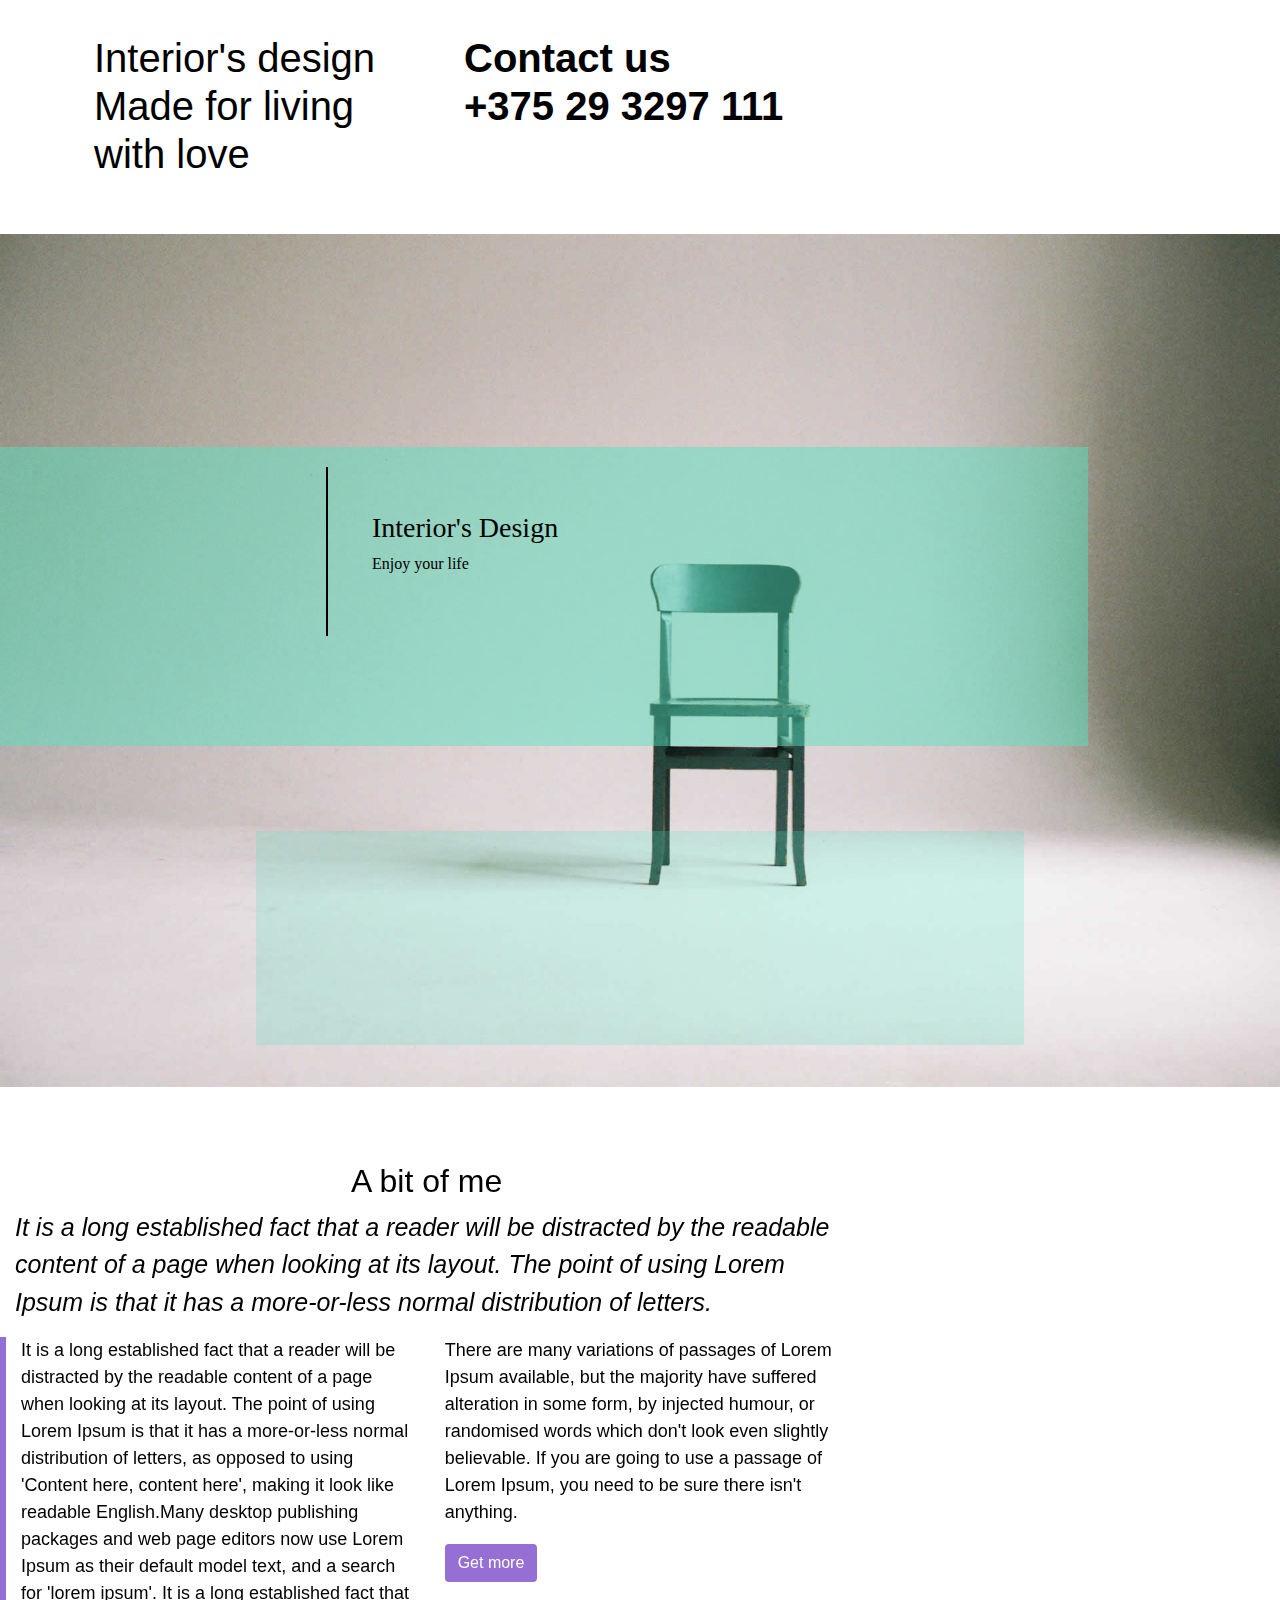
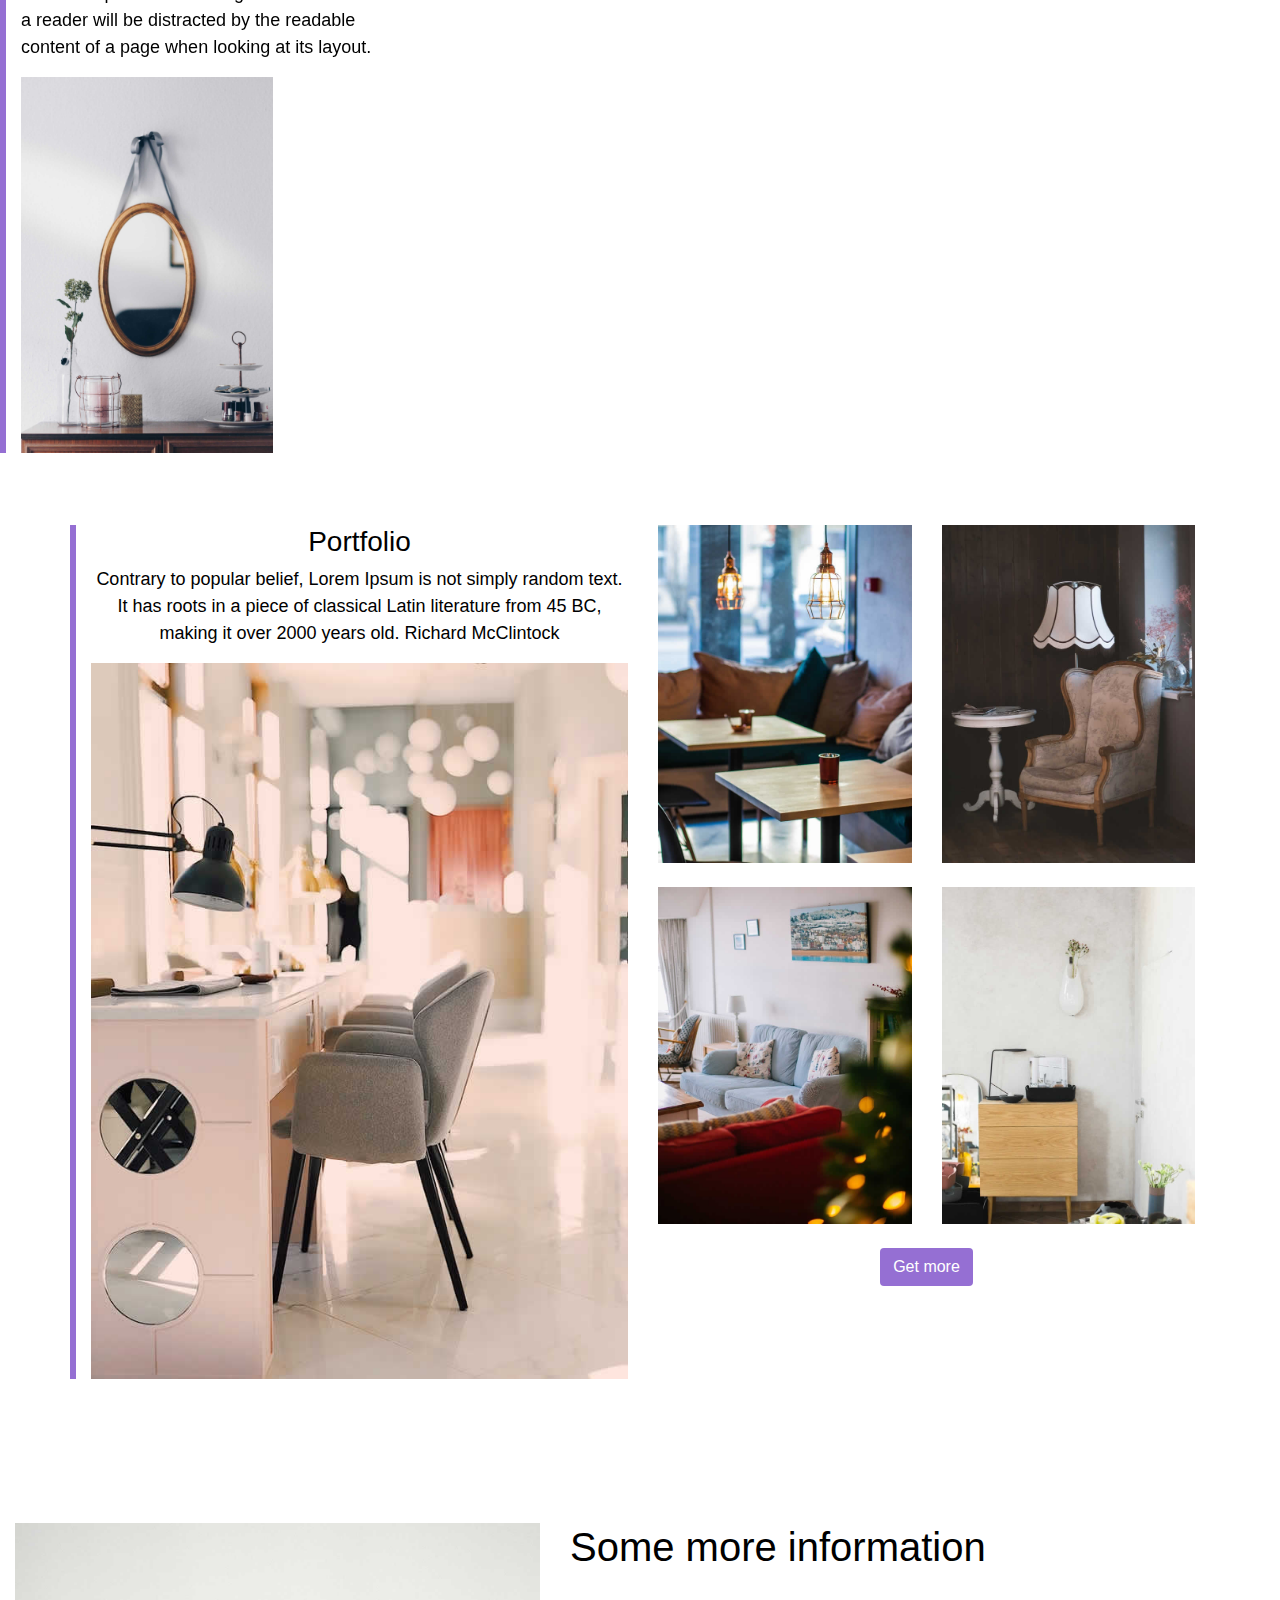
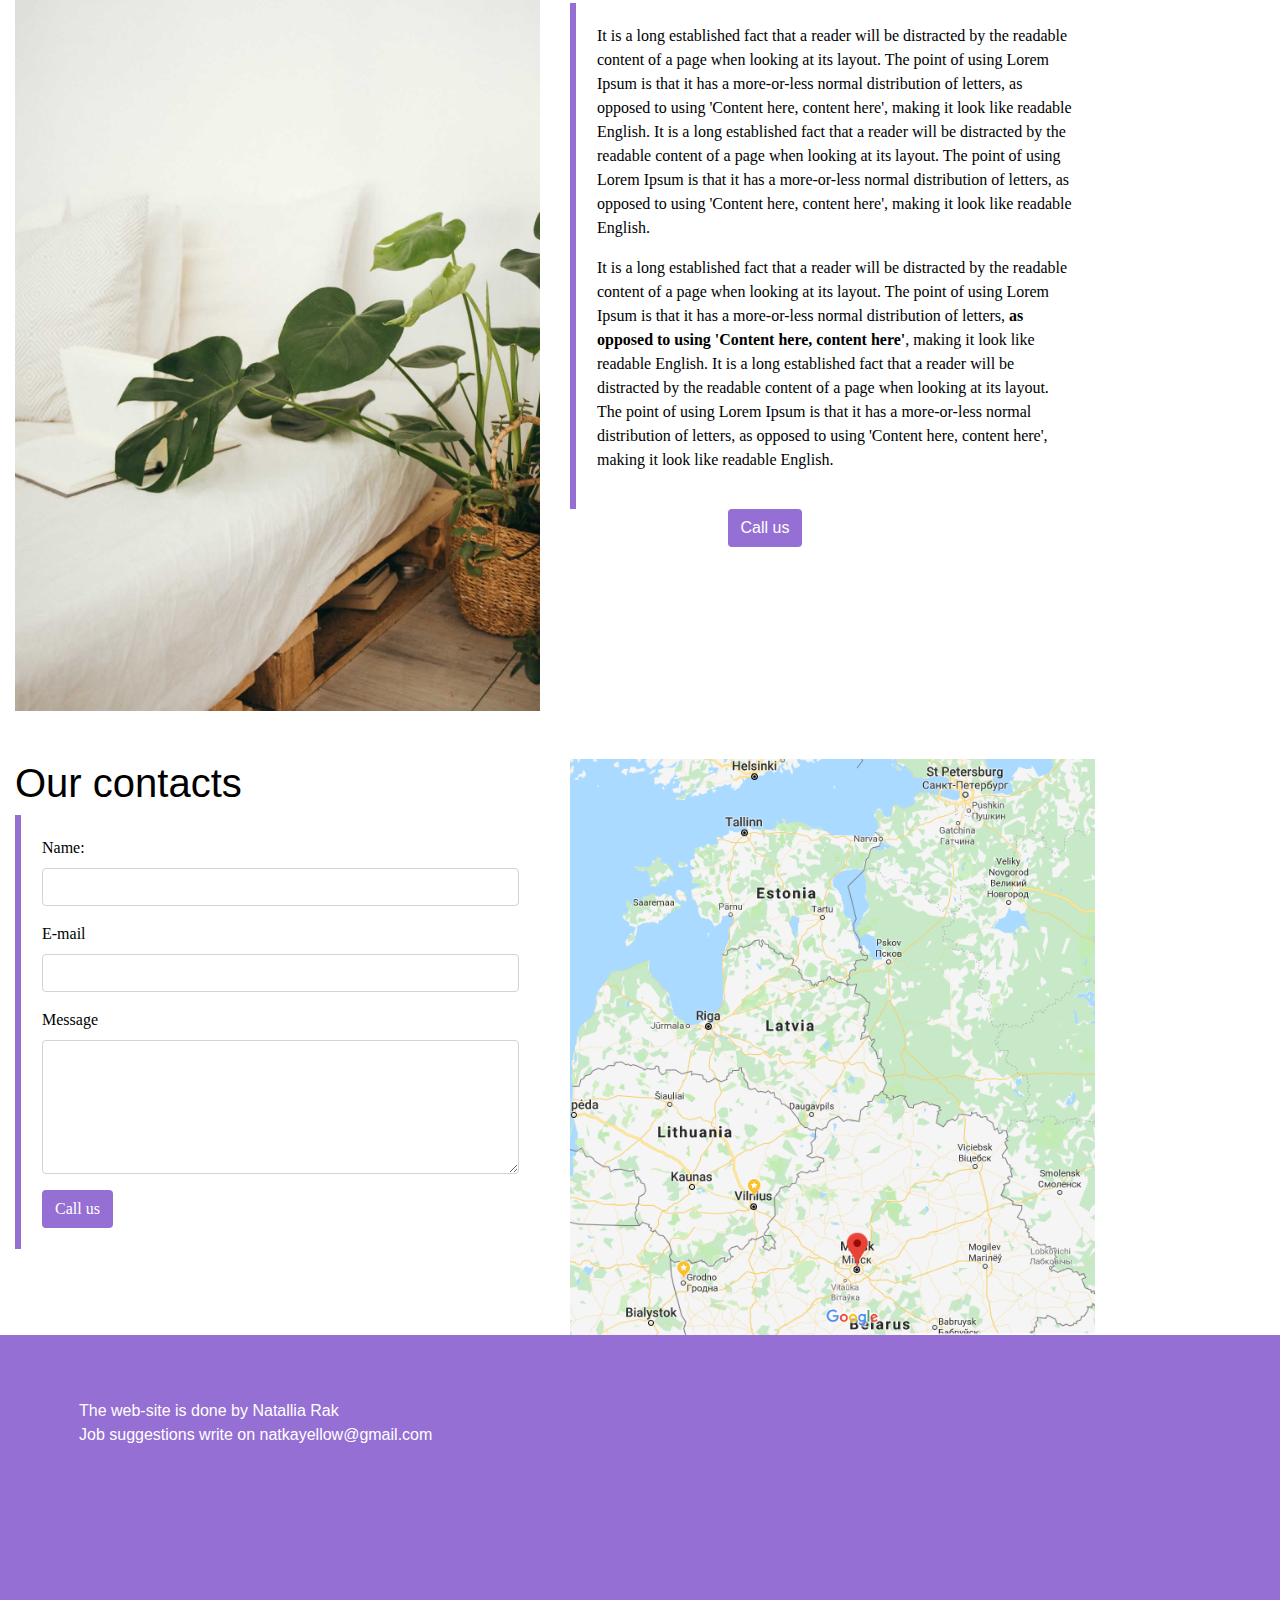
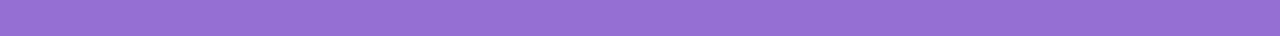
<file: demo5/index.html>
<!DOCTYPE html>
<html>
  <head>
    <title>Interior's design</title>
    <meta charset="UTF-8">
    <meta name="viewport" content="width=device-width, initial-scale=1">
    <link rel="stylesheet" href="style.css">
    <link rel="stylesheet" href="https://cdnjs.cloudflare.com/ajax/libs/font-awesome/4.7.0/css/font-awesome.min.css">
    <link rel="stylesheet" href="https://use.fontawesome.com/releases/v5.0.12/css/all.css"
     integrity="sha384-G0fIWCsCzJIMAVNQPfjH08cyYaUtMwjJwqiRKxxE/rx96Uroj1BtIQ6MLJuheaO9" crossorigin="anonymous">
     <link rel="stylesheet" href="https://maxcdn.bootstrapcdn.com/bootstrap/4.1.3/css/bootstrap.min.css">
    <script src="https://ajax.googleapis.com/ajax/libs/jquery/3.3.1/jquery.min.js"></script>
    <script src="https://cdnjs.cloudflare.com/ajax/libs/popper.js/1.14.3/umd/popper.min.js"></script>
    <script src="https://maxcdn.bootstrapcdn.com/bootstrap/4.1.3/js/bootstrap.min.js"></script>
    <link rel="stylesheet" href="https://maxcdn.bootstrapcdn.com/bootstrap/4.1.3/css/bootstrap.min.css">
    <script src="https://ajax.googleapis.com/ajax/libs/jquery/3.3.1/jquery.min.js"></script>
    <script src="https://cdnjs.cloudflare.com/ajax/libs/popper.js/1.14.3/umd/popper.min.js"></script>
    <script src="https://maxcdn.bootstrapcdn.com/bootstrap/4.1.3/js/bootstrap.min.js"></script>
    </head>
    <body>
      <div class="row container header">
         <div class="col-12 col-sm-4 col-md-4 col-lg-4 col-xl-4 container">
              <h1>Interior's design <br>
              Made for living with love</h1>
         </div>
         <div class="col-12 col-md-4 col-lg-4 col-xl-4 conrainer">
             <h1><b>Contact us<br> +375 29 3297 111</b></h1>
         </div>
         <div class="col-12 col-sm-4 col-md-4 col-lg-4 col-xl-4 container">
           <ul class="social">
             <li> <a href="#"><i class="fab fa-facebook-f"></i></a>
             </li>
             <li> <a href="#"><i class="fab fa-google-plus-g"></i></a>
             </li>
             <li> <a href="#"><i class="fab fa-twitter"></i></a>
             </li>
             <li> <a href="#"><i class="fab fa-pinterest-p"></i></a>
             </li>
             <li> <a href="#"><i class="fab fa-behance"></i></a>
             </li>
             <li> <a href="#"><i class="fab fa-instagram"></i></a>
             </li>
           </ul>
         </div>
      </div>
      <br>
      <br>
      <div class="main">
        <div id="sliding" class="carousel slide" data-ride="carousel">
           <ul class="carousel-indicators">

           </ul>
           <div class="carousel-inner">
              <div class="carousel-item active">
                 <img src="images/1.jpeg">
                 <div class="carousel-caption">
                   <div class="line">
                      <h3>Interior's Design</h3>
                      <p>Enjoy your life</p>
                    </div>
                 </div>
              </div>
              <div class="carousel-item">
                  <img src="images/2.jpeg">
                 <div class="carousel-caption">
                   <div class="line">
                      <h3>Interior's Design</h3>
                      <p>Enjoy your life</p>
                    </div>
                 </div>
             </div>
          </div>
          <a class="carousel-control-prev" href="#sliding" data-slide="prev">
            <span><i class="fas fa-arrow-left"></i> </span>
          </a>
         <a class="carousel-control-next" href="#sliding" data-slide="next">
           <span><i class="fas fa-arrow-right"></i></span>
         </a>
      </div>
    </div>
    <div class="second row">
      
       <div class="col-12 col-sm-12 col-md-8 col-lg-8 col-xl-8">
           <br>
           <br>
           <h2 class="text-center">A bit of me</h2>
           <p><i>It is a long established fact that a reader will be distracted by the readable content of a page when looking at its layout. The point of using Lorem Ipsum is that it has a more-or-less normal distribution of letters.
           </i></p>
           <div class="text row">
           <br>
               <div class="col-12 col-sm-6 col-md-6 col-lg-6 col-xl-6">
                 <p>It is a long established fact that a reader will be distracted by the readable content of a page when looking at its layout. The point of using Lorem Ipsum is that it has a more-or-less normal distribution of letters, as opposed to using 'Content here, content here', making it look like readable English.Many desktop publishing packages and web page editors now use Lorem Ipsum as their default model text, and a search for 'lorem ipsum'. It is a long established fact that a reader will be distracted by the readable content of a page when looking at its layout. </p>
               </div>
               <div class="col-12 col-sm-6 col-md-6 col-lg-6 col-xl-6">
                 <p>There are many variations of passages of Lorem Ipsum available, but the majority have suffered alteration in some form, by injected humour, or randomised words which don't look even slightly believable. If you are going to use a passage of Lorem Ipsum, you need to be sure there isn't anything.</p>
                 <button type="button" class="btn active">Get more</button>
               </div>
               <div class="col-12 col-sm-12 col-md-4 col-lg-4 col-xl-4">
                <img src="images/3.jpeg">
            </div>
           </div>
      </div>
    </div>
    <br>
    <br>
    <br>
    <div class="text container">
        <div class="row text-center">
            <div class="col-6 col-sm-12 col-md-6 col-lg-6 col-xl-6">
                <h3>Portfolio</h3>
                <p>Contrary to popular belief, Lorem Ipsum is not simply random text. It has roots in a piece of classical Latin literature from 45 BC, making it over 2000 years old. Richard McClintock</p>
                <img src="images/port/2.jpeg">
              </div>
                <div class="col-6 col-sm-12 col-md-6 col-lg-6 col-xl-6 container">
                  <div class="row">
                       <div class="col-6 col-sm-12 col-md-6 col-lg-6 col-xl-6 container">
                         <img src="images/port/1.jpeg">
                       </div>
                      <div class="col-6 col-sm-12 col-md-6 col-lg-6 col-xl-6 container">
                                   <img src="images/port/3.jpeg">
                      </div>
                  </div>
                  <br>
                  <div class="row">
                       <div class="col-6 col-sm-12 col-md-6 col-lg-6 col-xl-6 container">
                         <img src="images/port/4.jpeg">
                       </div>
                      <div class="col-6 col-sm-12 col-md-6 col-lg-6 col-xl-6 container">
                                   <img src="images/port/5.jpeg">
                      </div>
                    </div>
                    <br>
                    <button type="button" class="btn active">Get more</button>
               </div>
          </div>
      </div>
      <br>
      <br>
      <br>
      <br>
      <br>
      <br>
      <div class="third row container">
         <div class="col-12 col-sm-12 col-md-6 col-lg-6 col-xl-6">
            <img src="images/4.jpeg">
         </div>
         <div class="col-12 col-sm-12 col-md-6 col-lg-6 col-xl-6">
           <h1 class="text-left">Some more information</h1>
           
               <br>
          <div class="line">
            <p>It is a long established fact that a reader will be distracted by the readable content of a page when looking at its layout. The point of using Lorem Ipsum is that it has a more-or-less normal distribution of letters, as opposed to using 'Content here, content here', making it look like readable English. It is a long established fact that a reader will be distracted by the readable content of a page when looking at its layout. The point of using Lorem Ipsum is that it has a more-or-less normal distribution of letters, as opposed to using 'Content here, content here', making it look like readable English. </p>
            <p>It is a long established fact that a reader will be distracted by the readable content of a page when looking at its layout. The point of using Lorem Ipsum is that it has a more-or-less normal distribution of letters, <b>as opposed to using 'Content here, content here'</b>, making it look like readable English. It is a long established fact that a reader will be distracted by the readable content of a page when looking at its layout. The point of using Lorem Ipsum is that it has a more-or-less normal distribution of letters, as opposed to using 'Content here, content here', making it look like readable English. </p>
          </div>
          <button type="button" class="btn active">Call us</button>
         </div>
      </div>
      <br>
       <br>
      <div class="fourth row  container">
         <div class="col-12 col-sm-12 col-md-6 col-lg-6 col-xl-6  container">
           <h1 class="text-left">Our contacts</h1>
           <div class="line">
             <div class="form-group">
                 <label for="usr">Name:</label>
                   <input type="text" class="form-control" id="usr">
              </div>
              <div class="form-group">
                  <label for="mail">E-mail</label>
                  <input type="text" class="form-control" id="pwd">
               </div>
               <div class="form-group">
                   <label for="comment">Message</label>
                   <textarea class="form-control" rows="5" id="comment"></textarea>
               </div>
               <button type="button" class="btn active">Call us</button>
            </div>
         </div>
         <div class="col-12 col-sm-12 col-md-6 col-lg-6 col-xl-6  container">
            <img src="images/map.png">
         </div>
       </div>
       <div class="footer">
          <div class="text_footer row">
             <div class="col-12 col-sm-12 col-md-6 col-lg-6 col-xl-6 container">
               <p> The web-site is done by Natallia Rak<br>
                 Job suggestions write on natkayellow@gmail.com
              </p>
            </div>
            <div class="col-12 col-sm-12 col-md-6 col-lg-6 col-xl-6 container">
              <ul class="social">
                <li> <a href="#"><i class="fab fa-facebook-f"></i></a>
                </li>
                <li> <a href="#"><i class="fab fa-google-plus-g"></i></a>
                </li>
                <li> <a href="#"><i class="fab fa-twitter"></i></a>
                </li>
                <li> <a href="#"><i class="fab fa-pinterest-p"></i></a>
                </li>
                <li> <a href="#"><i class="fab fa-behance"></i></a>
                </li>
                <li> <a href="#"><i class="fab fa-instagram"></i></a>
                </li>
              </ul>
            </div>
          </div>
       </div>

  </body>
</html>
</file>
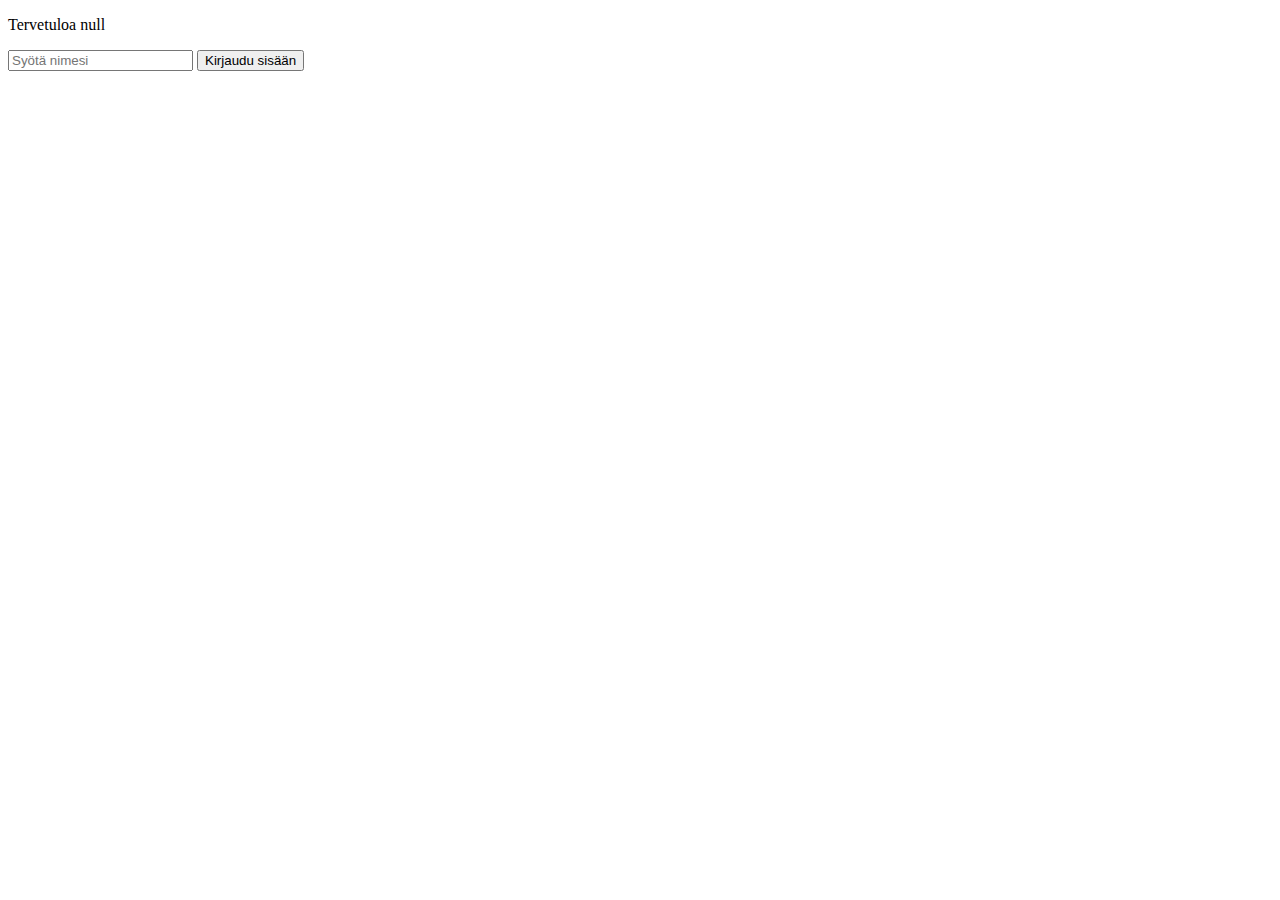
<file: demo7/index.html>
<!DOCTYPE html>
<html lang="fi">

<head>
    <meta charset="UTF-8" />
    <title>demo7</title>
    <script type="text/javascript" language="javascript" src="kirjautuminen.js"></script>
</head>

<body>
    <p id="tervetuloa_teksti">Tervetuloa </p>
    <form id="kirjautumis_lomake">
        <input id="nimi" type="text" placeholder="Syötä nimesi" value="" />
        <input id="kirjaudu_nappi" type="submit" value="Kirjaudu sisään" onClick="kirjaudu()" />
    </form>
</body>

</html>
</file>
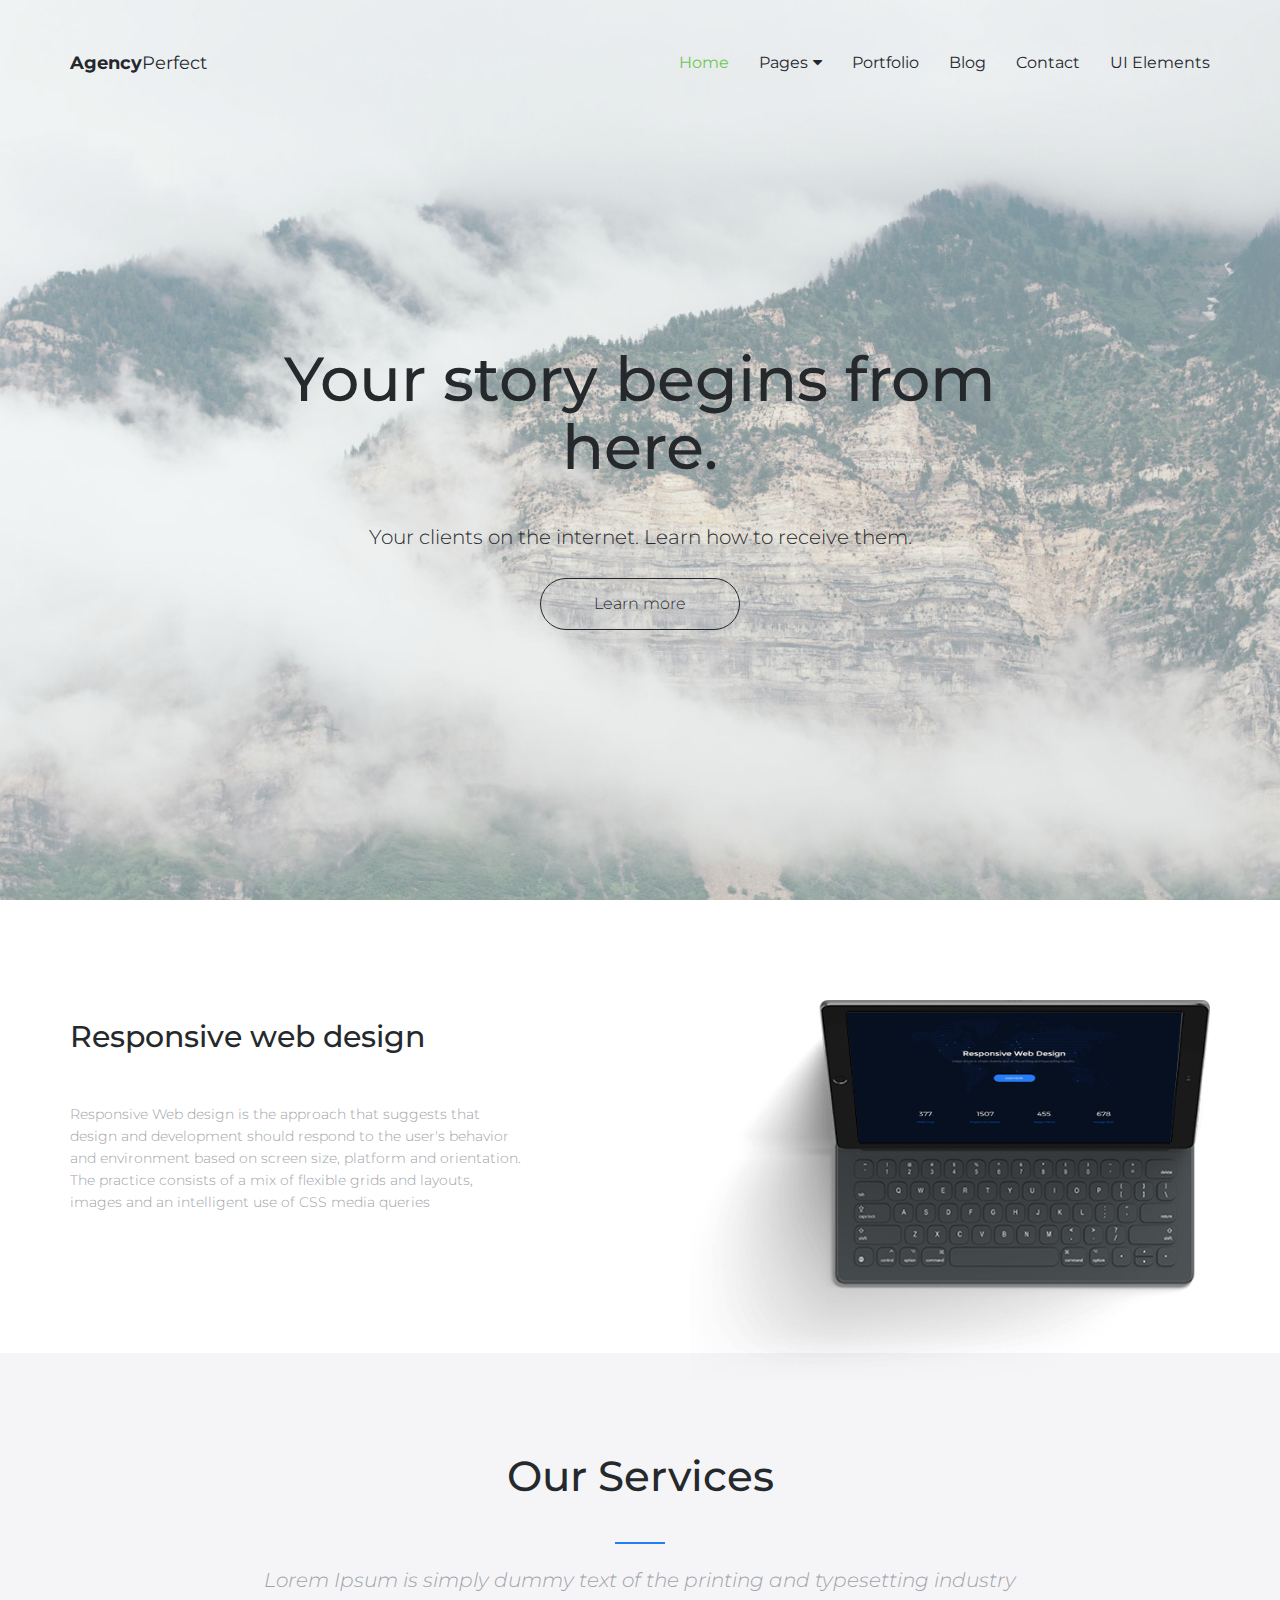
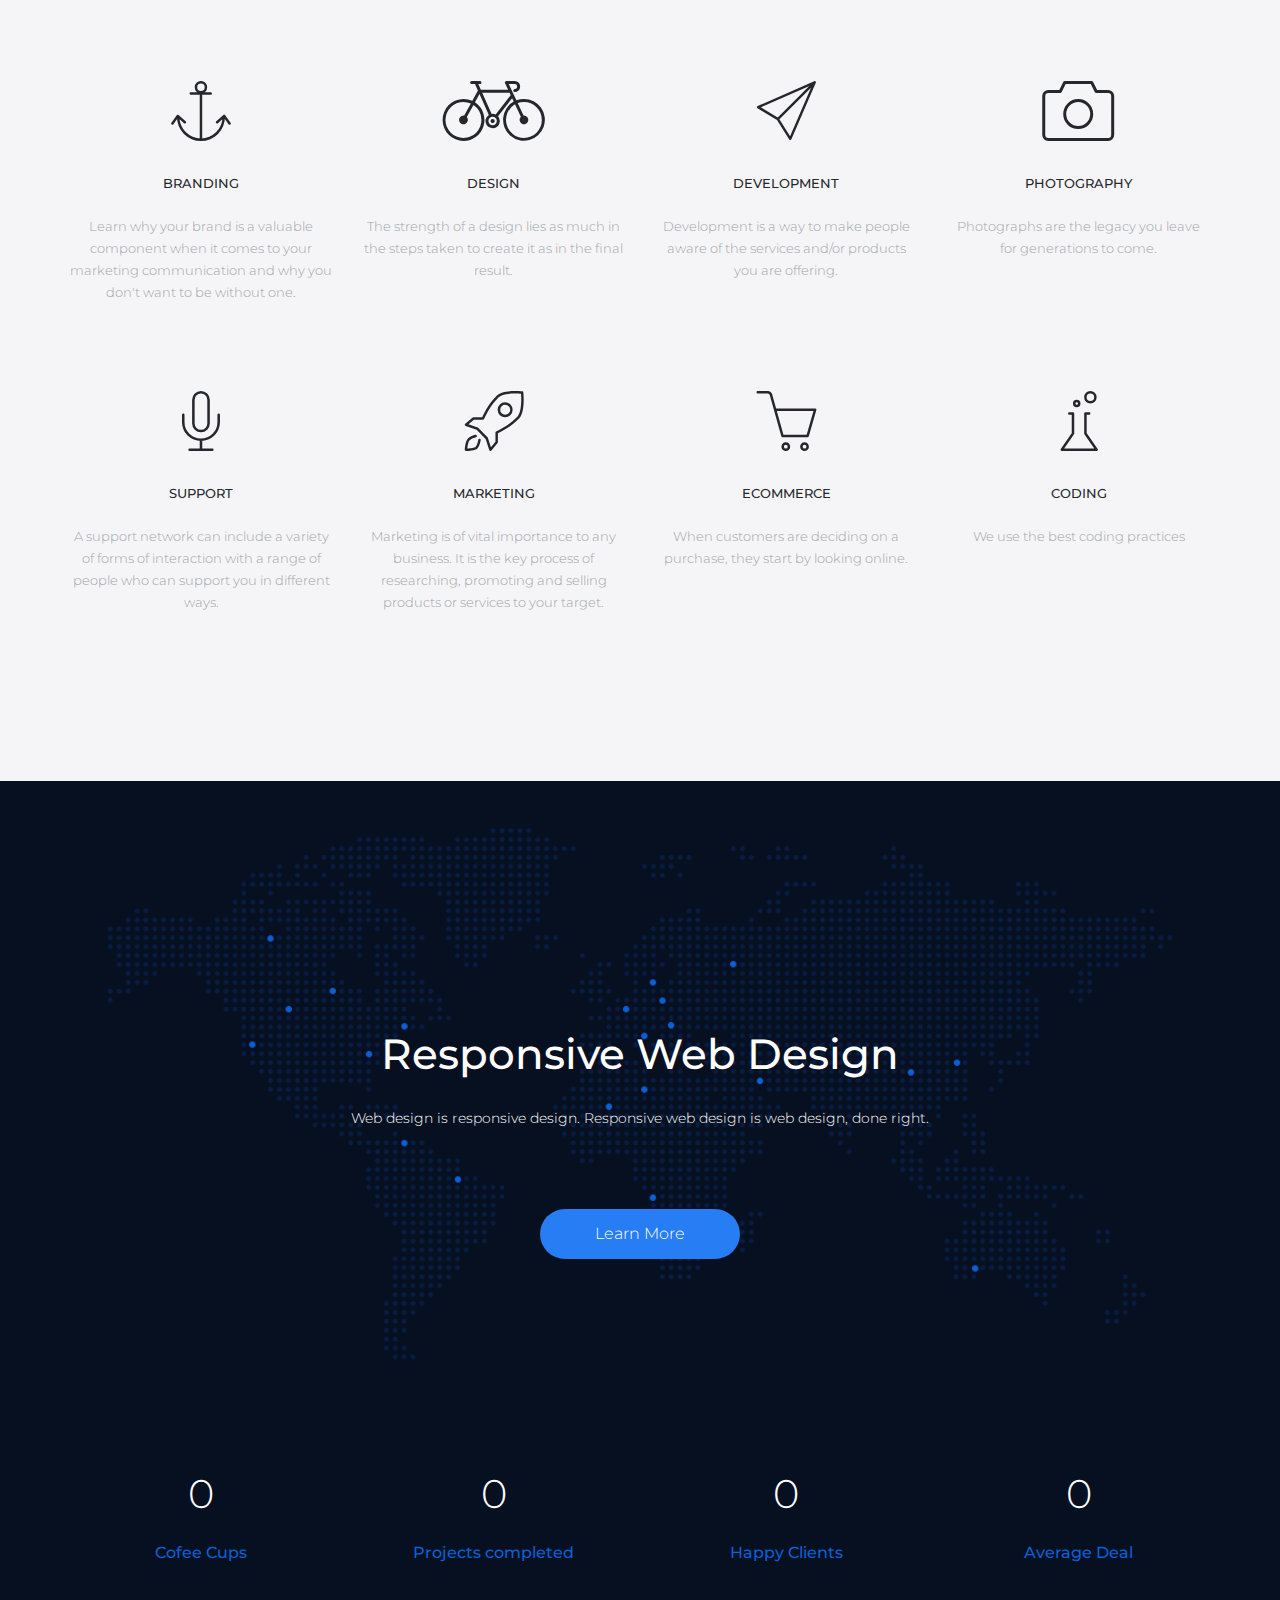
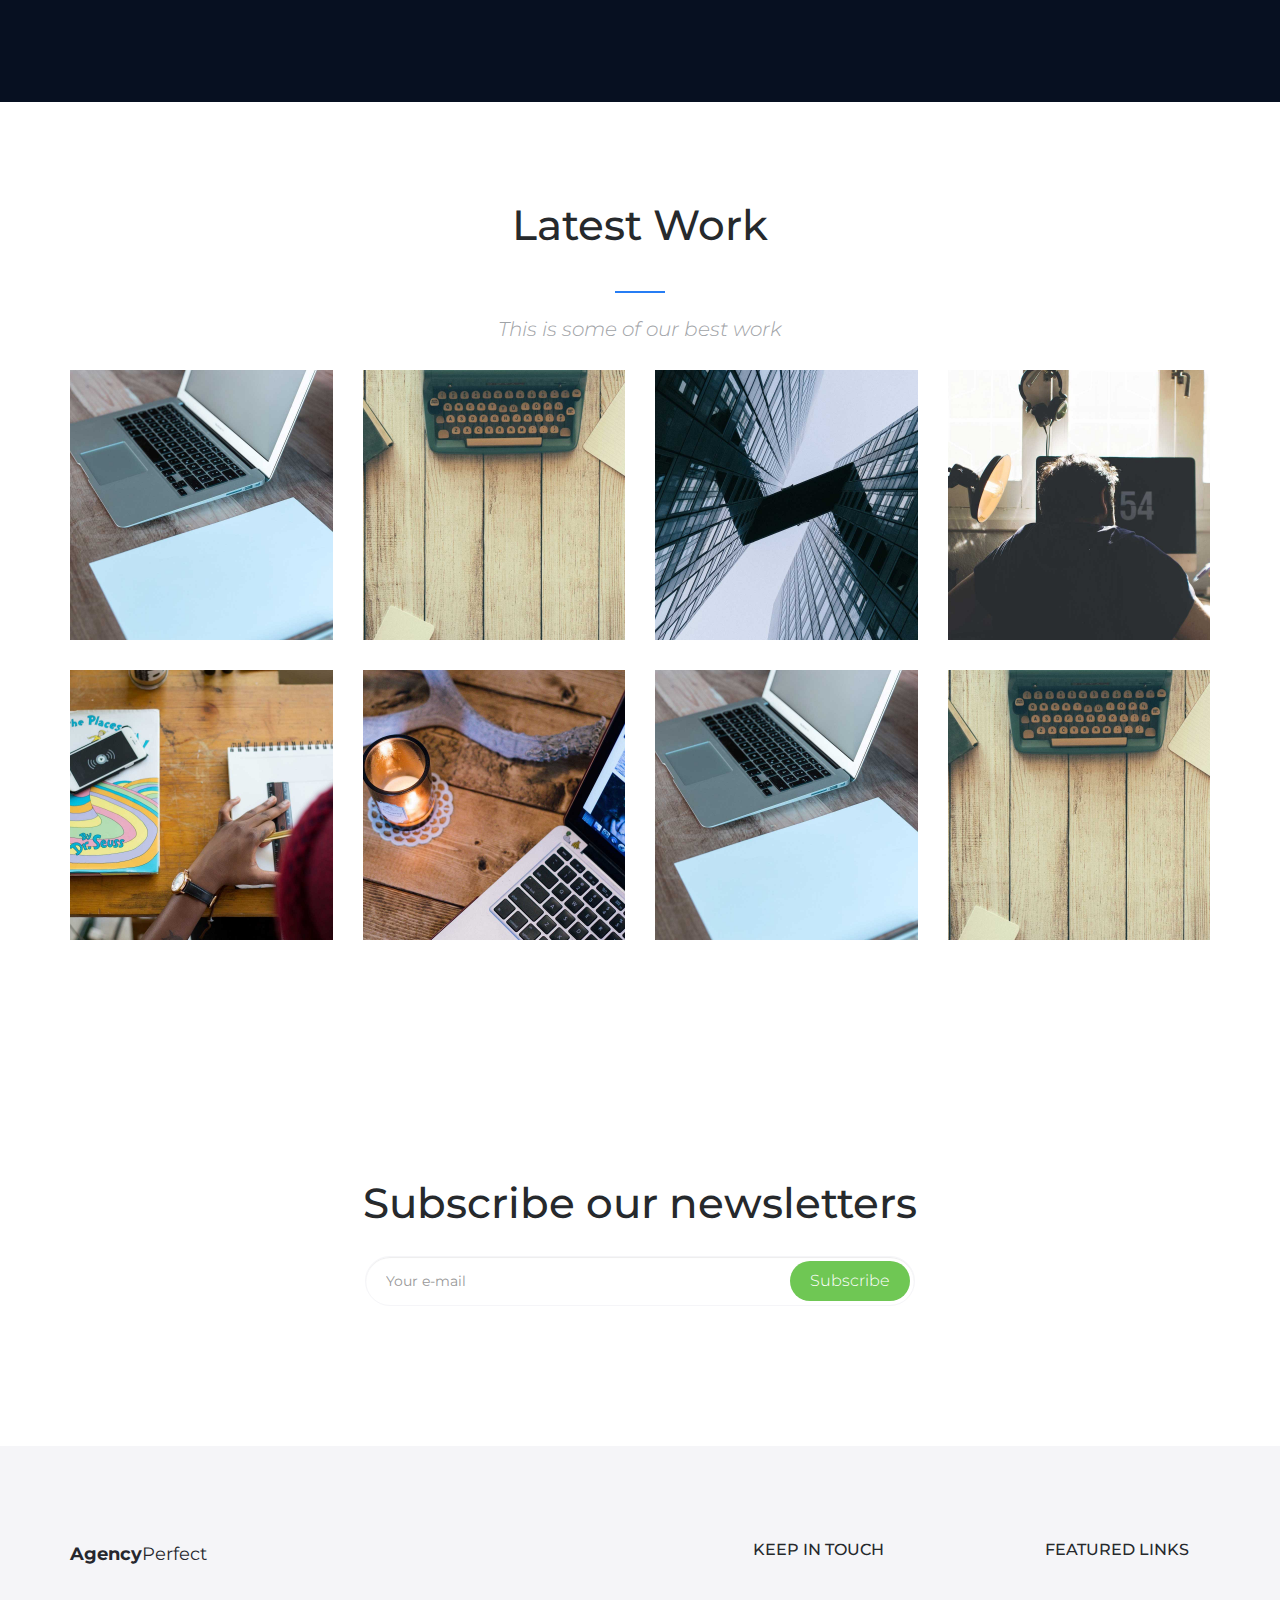
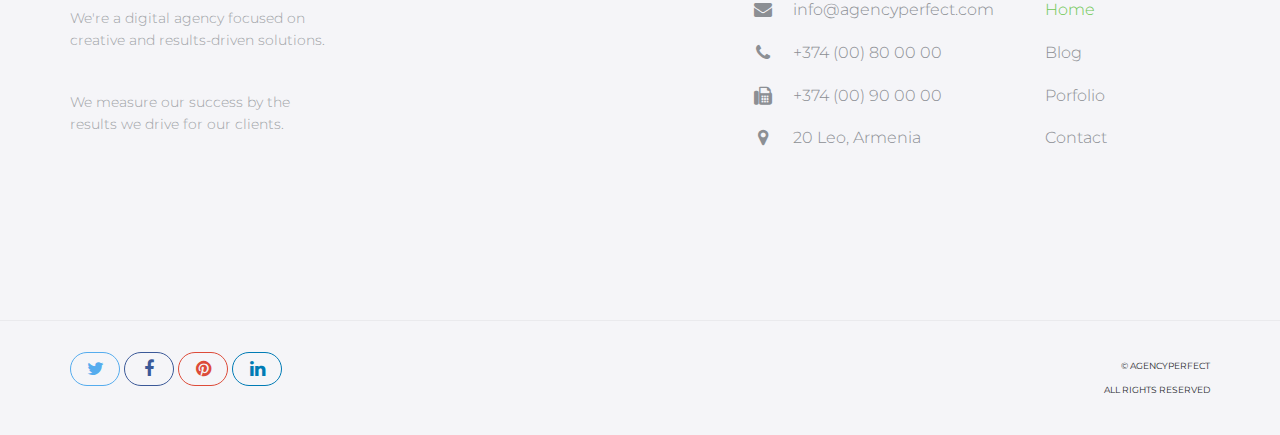
<file: demo3/pohja/index.html>
<!DOCTYPE html>
<html lang="en">
<head>

    <!-- Basic Page Needs
    ================================================== -->
    <meta http-equiv="Content-Type" content="text/html; charset=utf-8">
    <meta http-equiv="X-UA-Compatible" content="IE=edge">

    <title>Agency Perfect</title>

    <meta name="description" content="">
    <meta name="author" content="">
    <meta name="keywords" content="">

    <!-- Mobile Specific Metas
    ================================================== -->
    <meta name="viewport" content="width=device-width, minimum-scale=1.0, maximum-scale=1.0">
    <meta name="apple-mobile-web-app-capable" content="yes">

    <!-- Fonts -->
    <link href="https://fonts.googleapis.com/css?family=Montserrat:300,300i,400,600,700" rel="stylesheet">
    <link rel="stylesheet" href="http://cdnjs.cloudflare.com/ajax/libs/font-awesome/4.4.0/css/font-awesome.min.css">

    <!-- Favicon
    ================================================== -->
    <link rel="apple-touch-icon" sizes="180x180" href="assets/img/apple-touch-icon.png">
    <link rel="icon" type="image/png" sizes="16x16" href="assets/img/favicon.png">

    <!-- Stylesheets
    ================================================== -->
    <!-- Bootstrap core CSS -->
    <link href="assets/css/bootstrap.min.css" rel="stylesheet">

    <!-- Custom styles for this template -->
    <link href="assets/css/style.css" rel="stylesheet">
    <link href="assets/css/responsive.css" rel="stylesheet">

    <!-- HTML5 shim and Respond.js IE8 support of HTML5 elements and media queries -->
    <!--[if lt IE 9]>
    <script src="https://oss.maxcdn.com/libs/html5shiv/3.7.0/html5shiv.js"></script>
    <script src="https://oss.maxcdn.com/libs/respond.js/1.4.2/respond.min.js"></script>
    <![endif]-->

</head>
<body>

    <header id="masthead" class="site-header">
        <nav id="primary-navigation" class="site-navigation">
            <div class="container">

                <div class="navbar-header">
                   
                    <a class="site-title"><span>Agency</span>Perfect</a>

                </div><!-- /.navbar-header -->

                <div class="collapse navbar-collapse" id="agency-navbar-collapse">

                    <ul class="nav navbar-nav navbar-right">

                        <li class="active"><a href="index.html" data-toggle="dropdown">Home</a></li>
                        <li class="dropdown"><a href="#" class="dropdown-toggle" data-toggle="dropdown">Pages<i class="fa fa-caret-down hidden-xs" aria-hidden="true"></i></a>

                            <ul class="dropdown-menu" role="menu" aria-labelledby="menu1">
                              <li><a href="portfolio.html">Portfolio</a></li>
                              <li><a href="blog.html">Blog</a></li>
                            </ul>

                        </li>
                        <li><a href="portfolio.html">Portfolio</a></li>
                        <li><a href="blog.html">Blog</a></li>
                        <li><a href="contact.html">Contact</a></li>
                        <li><a href="ui-elements.html">UI Elements</a></li>

                    </ul>

                </div>

            </div>   
        </nav><!-- /.site-navigation -->
    </header><!-- /#mastheaed -->

    <div id="hero" class="hero overlay">
        <div class="hero-content">
            <div class="hero-text">
                <h1>Your story begins from here.</h1>
                <p>Your clients on the internet. Learn how to receive them.</p>
                <a href="#" class="btn btn-border">Learn more</a>
            </div><!-- /.hero-text -->
        </div><!-- /.hero-content -->
    </div><!-- /.hero -->

    <main id="main" class="site-main">

        <section class="site-section section-features">
            <div class="container">
                <div class="row">
                    <div class="col-sm-5">
                        <h2>Responsive web design</h2>
                        <p>Responsive Web design is the approach that suggests that design and development should respond to the user's behavior and environment based on screen size, platform and orientation. The practice consists of a mix of flexible grids and layouts, images and an intelligent use of CSS media queries</p>
                    </div>
                    <div class="col-sm-7 hidden-xs">
                        <img src="assets/img/ipad-pro.png" alt="">
                    </div>
                </div>
            </div>
        </section><!-- /.section-features -->

        <section class="site-section section-services gray-bg text-center">
            <div class="container">
                <h2 class="heading-separator">Our Services</h2>
                <p class="subheading-text">Lorem Ipsum is simply dummy text of the printing and typesetting industry</p>
                <div class="row">
                    <div class="col-md-3 col-xs-6">
                        <div class="service">
                            <img src="assets/img/anchor.svg" alt="">
                            <h3 class="service-title">Branding</h3>
                            <p class="service-info"> Learn why your brand is a valuable component when it comes to your marketing communication and why you don't want to be without one.</p>
                        </div><!-- /.service -->
                    </div>
                    <div class="col-md-3 col-xs-6">
                        <div class="service">
                            <img src="assets/img/bycicle.svg" alt="">
                            <h3 class="service-title">Design</h3>
                            <p class="service-info">The strength of a design lies as much in the steps taken to create it as in the final result. </p>
                        </div><!-- /.service -->
                    </div>
                    <div class="col-md-3 col-xs-6">
                        <div class="service">
                            <img src="assets/img/paper-plane.svg" alt="">
                            <h3 class="service-title">Development</h3>
                            <p class="service-info">Development is a way to make people aware of the services and/or products you are offering.</p>
                        </div><!-- /.service -->
                    </div>
                    <div class="col-md-3 col-xs-6">
                        <div class="service">
                            <img src="assets/img/photo.svg" alt="">
                            <h3 class="service-title">Photography</h3>
                            <p class="service-info">Photographs are the legacy you leave for generations to come.</p>
                        </div><!-- /.service -->
                    </div>
                    <div class="col-md-3 col-xs-6">
                        <div class="service">
                            <img src="assets/img/microphone.svg" alt="">
                            <h3 class="service-title">Support</h3>
                            <p class="service-info">A support network can include a variety of forms of interaction with a range of people who can support you in different ways. </p>
                        </div><!-- /.service -->
                    </div>
                    <div class="col-md-3 col-xs-6">
                        <div class="service">
                            <img src="assets/img/rocket.svg" alt="">
                            <h3 class="service-title">Marketing</h3>
                            <p class="service-info">Marketing is of vital importance to any business. It is the key process of researching, promoting and selling products or services to your target.</p>
                        </div><!-- /.service -->
                    </div>
                    <div class="col-md-3 col-xs-6">
                        <div class="service">
                            <img src="assets/img/basket.svg" alt="">
                            <h3 class="service-title">Ecommerce</h3>
                            <p class="service-info">When customers are deciding on a purchase, they start by looking online.</p>
                        </div><!-- /.service -->
                    </div>
                    <div class="col-md-3 col-xs-6">
                        <div class="service">
                            <img src="assets/img/chemestry.svg" alt="">
                            <h3 class="service-title">Coding</h3>
                            <p class="service-info">We use the best coding practices</p>
                        </div><!-- /.service -->
                    </div>
                </div>
            </div>
        </section><!-- /.section-services -->

        <section class="site-section section-map-feature text-center">

            <div class="container">
                <h2>Responsive Web Design</h2>
                <p>Web design is responsive design. Responsive web design is web design, done right.</p>
                <a href="#" class="btn btn-fill">Learn More</a>
                <div class="row">
                    <div class="col-sm-3 col-xs-6">
                        <div class="counter-item">
                            <p class="counter" data-to="377" data-speed="2000">0</p>
                            <h3>Cofee Cups</h3>
                        </div><!-- /.counter-item -->
                    </div>
                    <div class="col-sm-3 col-xs-6">
                        <div class="counter-item">
                            <p class="counter" data-to="1204" data-speed="2000">0</p>       
                            <h3>Projects completed</h3>
                        </div> <!-- /.counter-item -->      
                    </div>
                    <div class="col-sm-3 col-xs-6">
                        <div class="counter-item">
                            <p class="counter" data-to="459" data-speed="1000">0</p>
                            <h3>Happy Clients</h3>
                        </div><!-- /.counter-item -->
                    </div>
                    <div class="col-sm-3 col-xs-6">
                        <div class="counter-item">
                            <p class="counter" data-to="675" data-speed="1000">0</p>
                            <h3>Average Deal</h3>
                        </div><!-- /.counter-item -->
                    </div>
                </div>
            </div>
            
        </section><!-- /.section-map-feature -->

        <section class="site-section section-portfolio">
            <div class="container">
                <div class="text-center">
                    <h2 class="heading-separator">Latest Work</h2>
                    <p class="subheading-text">This is some of our best work</p>
                </div>
                <div class="row">
                    <div class="col-lg-3 col-md-4 col-xs-6">
                        <div class="portfolio-item">
                            <img src="assets/img/portfolio-1.jpg" class="img-res" alt="">
                            <h4 class="portfolio-item-title">Portfolio item</h4>
                            <a href="portfolio-item.html"><i class="fa fa-arrow-right" aria-hidden="true"></i></a>
                        </div><!-- /.portfolio-item -->
                    </div>
                    <div class="col-lg-3 col-md-4 col-xs-6">
                        <div class="portfolio-item">
                            <img src="assets/img/portfolio-2.jpg" class="img-res" alt="">
                            <h4 class="portfolio-item-title">Portfolio item</h4>
                            <a href="portfolio-item.html"><i class="fa fa-arrow-right" aria-hidden="true"></i></a>
                        </div><!-- /.portfolio-item -->
                    </div>
                    <div class="col-lg-3 col-md-4 col-xs-6">
                        <div class="portfolio-item">
                            <img src="assets/img/portfolio-3.jpg" class="img-res" alt="">
                            <h4 class="portfolio-item-title">Portfolio item</h4>
                            <a href="portfolio-item.html"><i class="fa fa-arrow-right" aria-hidden="true"></i></a>
                        </div><!-- /.portfolio-item -->
                    </div>
                    <div class="col-lg-3 col-md-4 col-xs-6">
                        <div class="portfolio-item">
                            <img src="assets/img/portfolio-4.jpg" class="img-res" alt="">
                            <h4 class="portfolio-item-title">Portfolio item</h4>
                            <a href="portfolio-item.html"><i class="fa fa-arrow-right" aria-hidden="true"></i></a>
                        </div><!-- /.portfolio-item -->
                    </div>
                    <div class="col-lg-3 col-md-4 col-xs-6">
                        <div class="portfolio-item">
                            <img src="assets/img/portfolio-5.jpg" class="img-res" alt="">
                            <h4 class="portfolio-item-title">Portfolio item</h4>
                            <a href="portfolio-item.html"><i class="fa fa-arrow-right" aria-hidden="true"></i></a>
                        </div><!-- /.portfolio-item -->
                    </div>
                    <div class="col-lg-3 col-md-4 col-xs-6">
                        <div class="portfolio-item">
                            <img src="assets/img/portfolio-6.jpg" class="img-res" alt="">
                            <h4 class="portfolio-item-title">Portfolio item</h4>
                            <a href="portfolio-item.html"><i class="fa fa-arrow-right" aria-hidden="true"></i></a>
                        </div><!-- /.portfolio-item -->
                    </div>
                    <div class="col-lg-3 col-md-4 col-xs-6">
                        <div class="portfolio-item">
                            <img src="assets/img/portfolio-1.jpg" class="img-res" alt="">
                            <h4 class="portfolio-item-title">Portfolio item</h4>
                            <a href="portfolio-item.html"><i class="fa fa-arrow-right" aria-hidden="true"></i></a>
                        </div><!-- /.portfolio-item -->
                    </div>
                    <div class="col-lg-3 col-md-4 col-xs-6">
                        <div class="portfolio-item">
                            <img src="assets/img/portfolio-2.jpg" class="img-res" alt="">
                            <h4 class="portfolio-item-title">Portfolio item</h4>
                            <a href="portfolio-item.html"><i class="fa fa-arrow-right" aria-hidden="true"></i></a>
                        </div><!-- /.portfolio-item -->
                    </div>
                </div>
            </div>
        </section><!-- /.section-portfolio -->

        <section class="site-section section-newsletter text-center">
            <div class="container">
                <h2>Subscribe our newsletters</h2>
                <form class="form-group newsletter-group">
                    <input type="email" class="form-control" placeholder="Your e-mail" required>
                    <button class="btn btn-green" type="button">Subscribe</button>
                </form><!-- /.newsletter-group -->
            </div>
        </section><!-- /.section-newsletter -->

    </main><!-- /#main -->

    <footer id="colophon" class="site-footer">
        <div class="container">
            <div class="row">
                <div class="col-md-3 col-sm-4 col-xs-6">
                    <a class="site-title"><span>Agency</span>Perfect</a>
                    <p>We're a digital agency focused on creative and results-driven solutions.</p>
                    <p>We measure our success by the results we drive for our clients.</p>
                </div>
                <div class="col-lg-offset-4 col-md-3 col-sm-4 col-md-offset-2 col-sm-offset-0 col-xs-6 ">
                    <h3>Keep in touch</h3>
                    <ul class="list-unstyled contact-links">
                        <li><i class="fa fa-envelope" aria-hidden="true"></i><a href="mailto:info@agencyperfect.com">info@agencyperfect.com</a></li>
                        <li><i class="fa fa-phone" aria-hidden="true"></i><a href="tel:+37400800000">+374 (00) 80 00 00 </a></li>
                        <li><i class="fa fa-fax" aria-hidden="true"></i><a href="+37400900000">+374 (00) 90 00 00</a></li>
                        <li><i class="fa fa-map-marker" aria-hidden="true"></i><p>20 Leo, Armenia</p></li>
                    </ul>
                </div>
                <div class="clearfix visible-xs"></div>
                <div class="col-lg-2 col-md-3 col-sm-4 col-xs-6">
                    <h3>Featured links</h3>
                    <ul class="list-unstyled">
                        <li class="active"><a href="index.html">Home</a></li>
                        <li><a href="blog.html">Blog</a></li>
                        <li><a href="portfolio.html">Porfolio</a></li>
                        <li><a href="contact.html">Contact</a></li>
                    </ul>
                </div>
            </div>
        </div>
        <div class="copyright">
            <div class="container">
                <div class="row">
                    <div class="col-xs-8">
                        <div class="social-links">
                            <a class="twitter-bg" href="#"><i class="fa fa-twitter"></i></a>
                            <a class="facebook-bg" href="#"><i class="fa fa-facebook"></i></a>
                            <a class="pinterest" href="#"><i class="fa fa-pinterest"></i></a>
                            <a class="linkedin-bg" href="#"><i class="fa fa-linkedin"></i></a>
                        </div><!-- /.social-links -->
                    </div>
                    <div class="col-xs-4">
                        <div class="text-right">
                            <p>&copy; AgencyPerfect</p>
                            <p>All Rights Reserved</p>
                        </div>
                    </div>
                </div>
            </div>
        </div><!-- /.copyright -->
    </footer><!-- /#footer -->


    <!-- Bootstrap core JavaScript
    ================================================== -->
    <!-- Placed at the end of the document so the pages load faster -->
    <script src="https://ajax.googleapis.com/ajax/libs/jquery/3.1.1/jquery.min.js"></script>
    <script src="assets/js/bootstrap.min.js"></script>
    <script src="assets/js/bootstrap-select.min.js"></script>
    <script src="assets/js/jquery.slicknav.min.js"></script>
    <script src="assets/js/jquery.countTo.min.js"></script>
    <script src="assets/js/jquery.shuffle.min.js"></script>
    <script src="assets/js/script.js"></script>
  
</body>
</html>
</file>
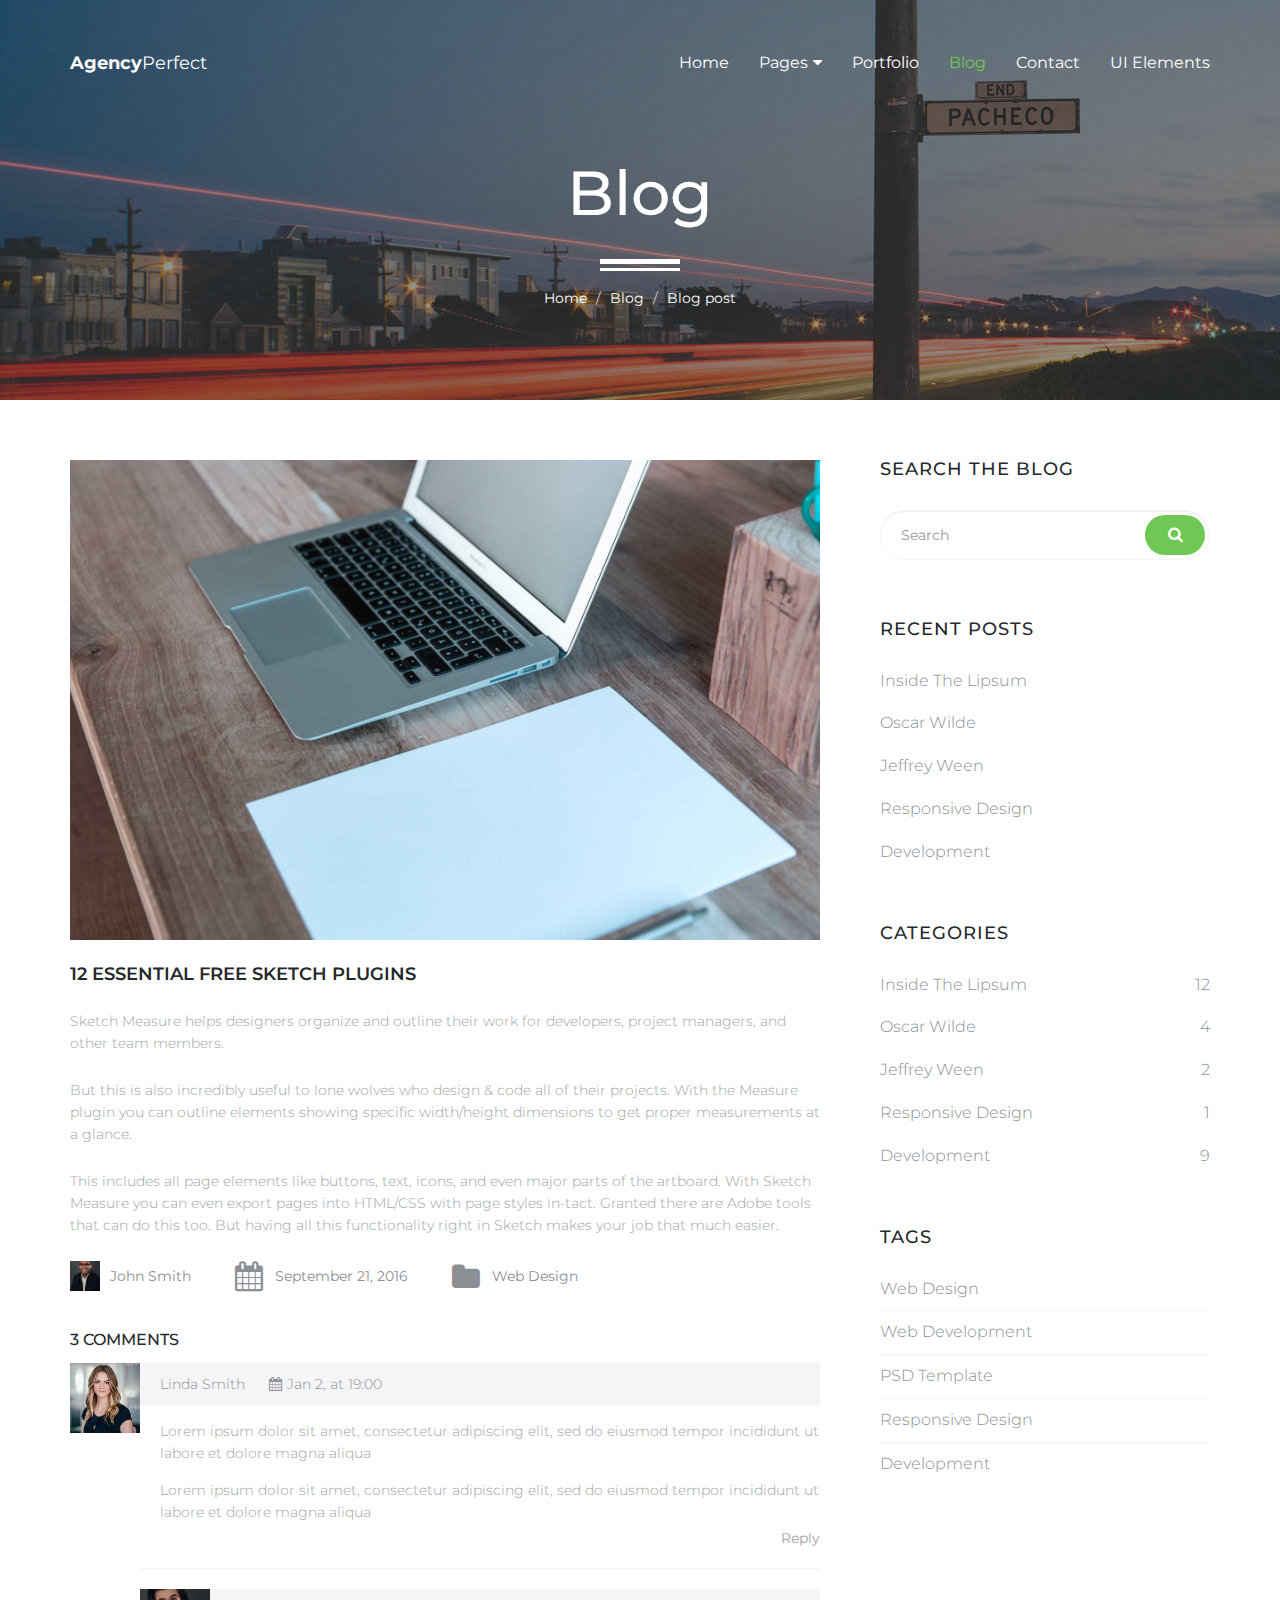
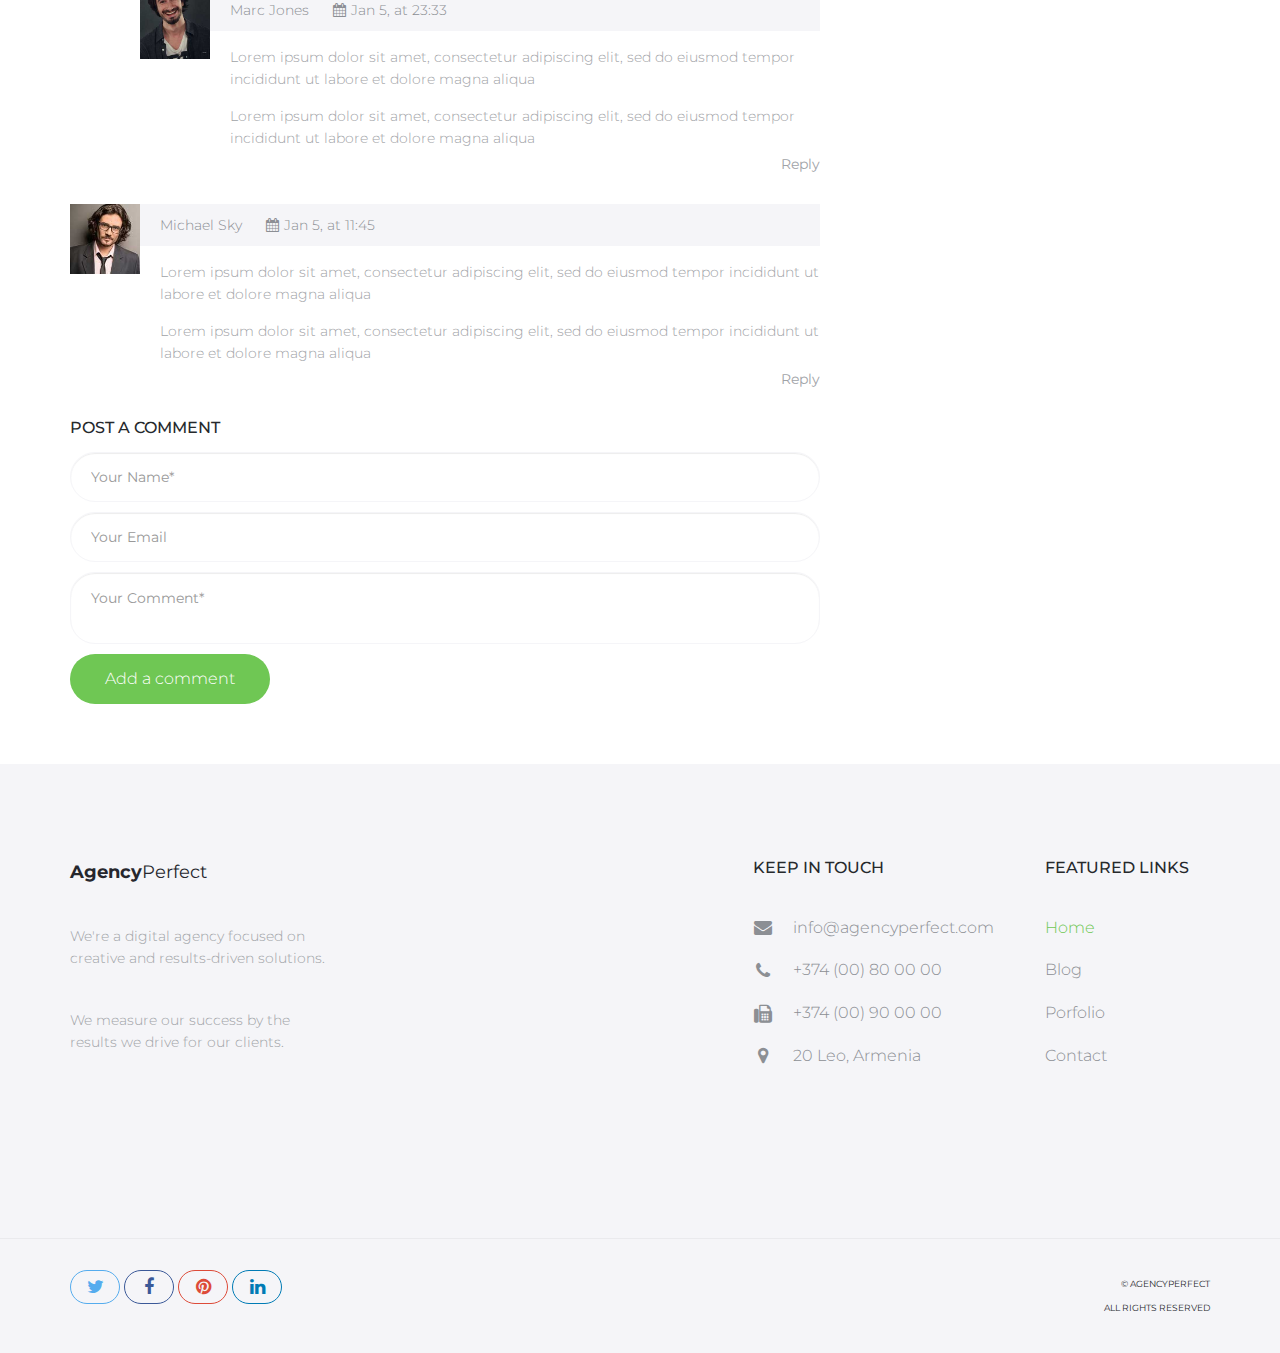
<file: demo3/blog-post.html>
<!DOCTYPE html>
<html lang="en">
<head>

    <!-- Basic Page Needs
    ================================================== -->
    <meta http-equiv="Content-Type" content="text/html; charset=utf-8">
    <meta http-equiv="X-UA-Compatible" content="IE=edge">

    <title>Blog Post | Agency Perfect</title>

    <meta name="description" content="">
    <meta name="author" content="">
    <meta name="keywords" content="">

    <!-- Mobile Specific Metas
    ================================================== -->
    <meta name="viewport" content="width=device-width, minimum-scale=1.0, maximum-scale=1.0">
    <meta name="apple-mobile-web-app-capable" content="yes">

    <!-- Fonts -->
    <link href="https://fonts.googleapis.com/css?family=Montserrat:300,300i,400,600,700" rel="stylesheet">
    <link rel="stylesheet" href="http://cdnjs.cloudflare.com/ajax/libs/font-awesome/4.4.0/css/font-awesome.min.css">

    <!-- Favicon
    ================================================== -->
    <link rel="apple-touch-icon" sizes="180x180" href="assets/img/apple-touch-icon.png">
    <link rel="icon" type="image/png" sizes="16x16" href="assets/img/favicon.png">

    <!-- Stylesheets
    ================================================== -->
    <!-- Bootstrap core CSS -->
    <link href="assets/css/bootstrap.min.css" rel="stylesheet">

    <!-- Custom styles for this template -->
    <link href="assets/css/style.css" rel="stylesheet">
    <link href="assets/css/responsive.css" rel="stylesheet">

    <!-- HTML5 shim and Respond.js IE8 support of HTML5 elements and media queries -->
    <!--[if lt IE 9]>
    <script src="https://oss.maxcdn.com/libs/html5shiv/3.7.0/html5shiv.js"></script>
    <script src="https://oss.maxcdn.com/libs/respond.js/1.4.2/respond.min.js"></script>
    <![endif]-->

</head>
<body>

    <header id="masthead" class="site-header site-header-white">
        <nav id="primary-navigation" class="site-navigation">
            <div class="container">

                <div class="navbar-header">
                   
                    <a href="index.html" class="site-title"><span>Agency</span>Perfect</a>

                </div><!-- /.navbar-header -->

                <div class="collapse navbar-collapse" id="agency-navbar-collapse">

                    <ul class="nav navbar-nav navbar-right">

                        <li><a href="index.html">Home</a></li>
                        <li class="dropdown"><a href="#" class="dropdown-toggle" data-toggle="dropdown">Pages<i class="fa fa-caret-down hidden-xs" aria-hidden="true"></i></a>

                            <ul class="dropdown-menu" role="menu" aria-labelledby="menu1">
                              <li><a href="portfolio.html">Portfolio</a></li>
                              <li><a href="blog.html">Blog</a></li>
                            </ul>

                        </li>
                        <li><a href="portfolio.html">Portfolio</a></li>
                        <li class="active"><a href="blog.html">Blog</a></li>
                        <li><a href="contact.html">Contact</a></li>
                        <li><a href="ui-elements.html">UI Elements</a></li>
                        
                    </ul>

                </div>

            </div>   
        </nav><!-- /.site-navigation -->
    </header><!-- /#mastheaed -->

    <div id="hero" class="hero overlay subpage-hero blog-hero">
        <div class="hero-content">
            <div class="hero-text">
                <h1>Blog</h1>
                <ol class="breadcrumb">
                  <li class="breadcrumb-item"><a href="index.html">Home</a></li>
                  <li class="breadcrumb-item"><a href="blog.html">Blog</a></li>
                  <li class="breadcrumb-item active">Blog post</li>
                </ol>
            </div><!-- /.hero-text -->
        </div><!-- /.hero-content -->
    </div><!-- /.hero -->

    <main id="main" class="site-main">

        <section class="site-section subpage-site-section section-blog">
            <div class="container">
                <div class="row">
                    <div class="col-md-8">
                        <article class="blog-post">
                            <img src="assets/img/portfolio-1.jpg" class="img-res" alt="">
                            <div class="post-content">
                                <h2 class="post-title">12 Essential Free Sketch Plugins</h2>
                                <p>Sketch Measure helps designers organize and outline their work for developers, project managers, and other team members.</p>
                                <p>But this is also incredibly useful to lone wolves who design & code all of their projects. With the Measure plugin you can outline elements showing specific width/height dimensions to get proper measurements at a glance.</p>
                                <p>This includes all page elements like buttons, text, icons, and even major parts of the artboard. With Sketch Measure you can even export pages into HTML/CSS with page styles in-tact. Granted there are Adobe tools that can do this too. But having all this functionality right in Sketch makes your job that much easier.</p>
  
                                <div class="post-meta">
                                    <span class="post-author">
                                        <a href="#"><img class="img-res" src="assets/img/author.jpg" alt=""> John Smith</a>
                                    </span>
                                    <span class="post-date">
                                        <a href=""><i class="fa fa-calendar" aria-hidden="true"></i> September 21, 2016</a>
                                        </span>
                                    <span class="post-category">
                                        <a href=""><i class="fa fa-folder" aria-hidden="true"></i> Web Design</a>
                                    </span>
                                </div><!-- /.post-meta -->
                            </div><!-- /.post-content -->
                        </article><!-- /.blog-post -->
                        <div id="PostComments" class="post-comments">
                            <h3>3 Comments</h3>
                            <div class="post-comment">

                                <img class="img-res" src="assets/img/author-2.jpg" alt="">

                                <div class="post-comment-content">
                                    
                                    <div class="post-comment-content-details">
                                        <p class="post-comment-author-name">Linda Smith</p>
                                        <p class="post-comment-date"><i class="fa fa-calendar" aria-hidden="true"></i>Jan 2, at 19:00</p>
                                    </div><!-- /.post-content-details -->
                                    <p class="comment">Lorem ipsum dolor sit amet, consectetur adipiscing elit, sed do eiusmod tempor incididunt ut labore et dolore magna aliqua</p>

                                    <p class="comment">Lorem ipsum dolor sit amet, consectetur adipiscing elit, sed do eiusmod tempor incididunt ut labore et dolore magna aliqua</p>
                                    <div class="text-right comment-reply">
                                        <a href="#">Reply</a>
                                    </div>
                                        
                                </div><!-- /.post-comment-content --> 
                            </div><!-- /.post-comment --> 
                            <div class="replied">
                                <div class="post-comment">

                                    <img class="img-res" src="assets/img/author-3.jpg" alt="">

                                    <div class="post-comment-content">
                                        
                                        <div class="post-comment-content-details">
                                            <p class="post-comment-author-name">Marc Jones</p>
                                            <p class="post-comment-date"><i class="fa fa-calendar" aria-hidden="true"></i>Jan 5, at 23:33</p>
                                        </div><!-- /.post-content-details -->
                                        <p class="comment">Lorem ipsum dolor sit amet, consectetur adipiscing elit, sed do eiusmod tempor incididunt ut labore et dolore magna aliqua</p>

                                        <p class="comment">Lorem ipsum dolor sit amet, consectetur adipiscing elit, sed do eiusmod tempor incididunt ut labore et dolore magna aliqua</p>
                                        <div class="text-right comment-reply">
                                            <a href="#">Reply</a>
                                        </div>
                                            
                                    </div><!-- /.post-comment-content --> 
                                </div><!-- /.post-comment --> 
                            </div><!-- /.replied -->
                            <div class="post-comment">

                                <img class="img-res" src="assets/img/author-4.jpg" alt="">

                                <div class="post-comment-content">
                                    
                                    <div class="post-comment-content-details">
                                        <p class="post-comment-author-name">Michael Sky</p>
                                        <p class="post-comment-date"><i class="fa fa-calendar" aria-hidden="true"></i>Jan 5, at 11:45</p>
                                    </div><!-- /.post-content-details -->
                                    <p class="comment">Lorem ipsum dolor sit amet, consectetur adipiscing elit, sed do eiusmod tempor incididunt ut labore et dolore magna aliqua</p>

                                    <p class="comment">Lorem ipsum dolor sit amet, consectetur adipiscing elit, sed do eiusmod tempor incididunt ut labore et dolore magna aliqua</p>
                                    <div class="text-right comment-reply">
                                        <a href="#">Reply</a>
                                    </div>
                                        
                                </div><!-- /.post-comment-content --> 
                            </div><!-- /.post-comment --> 
                        </div><!-- /#PostComments -->
                        <div class="respond">
                            <h3>Post a Comment</h3>
                            <form class="form-horizontal">
                                <input class="form-control" type="text" placeholder="Your Name*" required>
                                <input class="form-control" type="email" placeholder="Your Email" required>
                                <textarea class="form-control form-control-comment" type="text" placeholder="Your Comment*" required></textarea>
                                <button class="btn btn-green">Add a comment</button>
                            </form>    
                        </div><!-- /.respond -->
                    </div>
                    <aside class="col-md-4">
                        <div class="sidebar">
                            <div class="widget search-form">
                                <h4 class="widget-title">Search the blog</h4>
                                <form class="form-group">
                                    <input type="text" class="form-control" placeholder="Search" required>
                                    <button class="btn btn-green" type="button"><i class="fa fa-search" aria-hidden="true"></i></button>
                                </form>
                            </div><!-- /.search-form -->
                            <div class="widget widget-recent-posts">
                                <h4 class="widget-title">Recent posts</h4>
                                <ul class="list-unstyled">
                                    <li><a href="#">Inside The Lipsum</a></li>
                                    <li><a href="#">Oscar Wilde</a></li>
                                    <li><a href="#">Jeffrey Ween</a></li>
                                    <li><a href="#">Responsive Design</a></li>
                                    <li><a href="#">Development</a></li>
                                </ul>
                            </div><!-- /.widget-recent-posts -->
                            <div class="widget widget-categories">
                                <h4 class="widget-title">Categories</h4>
                                <ul class="list-unstyled">
                                    <li><a href="#">Inside The Lipsum <span>12</span></a></li>
                                    <li><a href="#">Oscar Wilde<span>4</span></a></li>
                                    <li><a href="#">Jeffrey Ween<span>2</span></a></li>
                                    <li><a href="#">Responsive Design<span>1</span></a></li>
                                    <li><a href="#">Development<span>9</span></a></li>
                                </ul>
                            </div><!-- /.widget-categories -->
                            <div class="widget widget-tags">
                                <h4 class="widget-title">Tags</h4>
                                <ul class="list-unstyled">
                                    <li><a href="#">Web Design</a></li>
                                    <li><a href="#">Web Development</a></li>
                                    <li><a href="#">PSD Template</a></li>
                                    <li><a href="#">Responsive Design</a></li>
                                    <li><a href="#">Development</a></li>
                                </ul>
                            </div><!-- /.widget-tags -->
                        </div><!-- /.sidebar -->
                    </aside>
                </div>
            </div>
        </section><!-- /.section-portfolio -->

    </main><!-- /#main -->

    <footer id="colophon" class="site-footer">
        <div class="container">
            <div class="row">
                <div class="col-md-3 col-sm-4 col-xs-6">
                    <a class="site-title"><span>Agency</span>Perfect</a>
                    <p>We're a digital agency focused on creative and results-driven solutions.</p>
                    <p>We measure our success by the results we drive for our clients.</p>
                </div>
                <div class="col-lg-offset-4 col-md-3 col-sm-4 col-md-offset-2 col-sm-offset-0 col-xs-6 ">
                    <h3>Keep in touch</h3>
                    <ul class="list-unstyled contact-links">
                        <li><i class="fa fa-envelope" aria-hidden="true"></i><a href="mailto:info@agencyperfect.com">info@agencyperfect.com</a></li>
                        <li><i class="fa fa-phone" aria-hidden="true"></i><a href="tel:+37400800000">+374 (00) 80 00 00 </a></li>
                        <li><i class="fa fa-fax" aria-hidden="true"></i><a href="+37400900000">+374 (00) 90 00 00</a></li>
                        <li><i class="fa fa-map-marker" aria-hidden="true"></i><p>20 Leo, Armenia</p></li>
                    </ul>
                </div>
                <div class="clearfix visible-xs"></div>
                <div class="col-lg-2 col-md-3 col-sm-4 col-xs-6">
                    <h3>Featured links</h3>
                    <ul class="list-unstyled">
                        <li class="active"><a href="index.html">Home</a></li>
                        <li><a href="blog.html">Blog</a></li>
                        <li><a href="portfolio.html">Porfolio</a></li>
                        <li><a href="contact.html">Contact</a></li>
                    </ul>
                </div>
            </div>
        </div>
        <div class="copyright">
            <div class="container">
                <div class="row">
                    <div class="col-xs-8">
                        <div class="social-links">
                            <a class="twitter-bg" href="#"><i class="fa fa-twitter"></i></a>
                            <a class="facebook-bg" href="#"><i class="fa fa-facebook"></i></a>
                            <a class="pinterest" href="#"><i class="fa fa-pinterest"></i></a>
                            <a class="linkedin-bg" href="#"><i class="fa fa-linkedin"></i></a>
                        </div><!-- /.social-links -->
                    </div>
                    <div class="col-xs-4">
                        <div class="text-right">
                            <p>&copy; AgencyPerfect</p>
                            <p>All Rights Reserved</p>
                        </div>
                    </div>
                </div>
            </div>
        </div><!-- /.copyright -->
    </footer><!-- /#footer -->



    <!-- Bootstrap core JavaScript
    ================================================== -->
    <!-- Placed at the end of the document so the pages load faster -->
    <script src="https://ajax.googleapis.com/ajax/libs/jquery/3.1.1/jquery.min.js"></script>
    <script src="assets/js/bootstrap.min.js"></script>
    <script src="assets/js/bootstrap-select.min.js"></script>
    <script src="assets/js/jquery.slicknav.min.js"></script>
    <script src="assets/js/jquery.countTo.min.js"></script>
    <script src="assets/js/jquery.shuffle.min.js"></script>
    <script src="assets/js/script.js"></script>
  
</body>
</html>
</file>
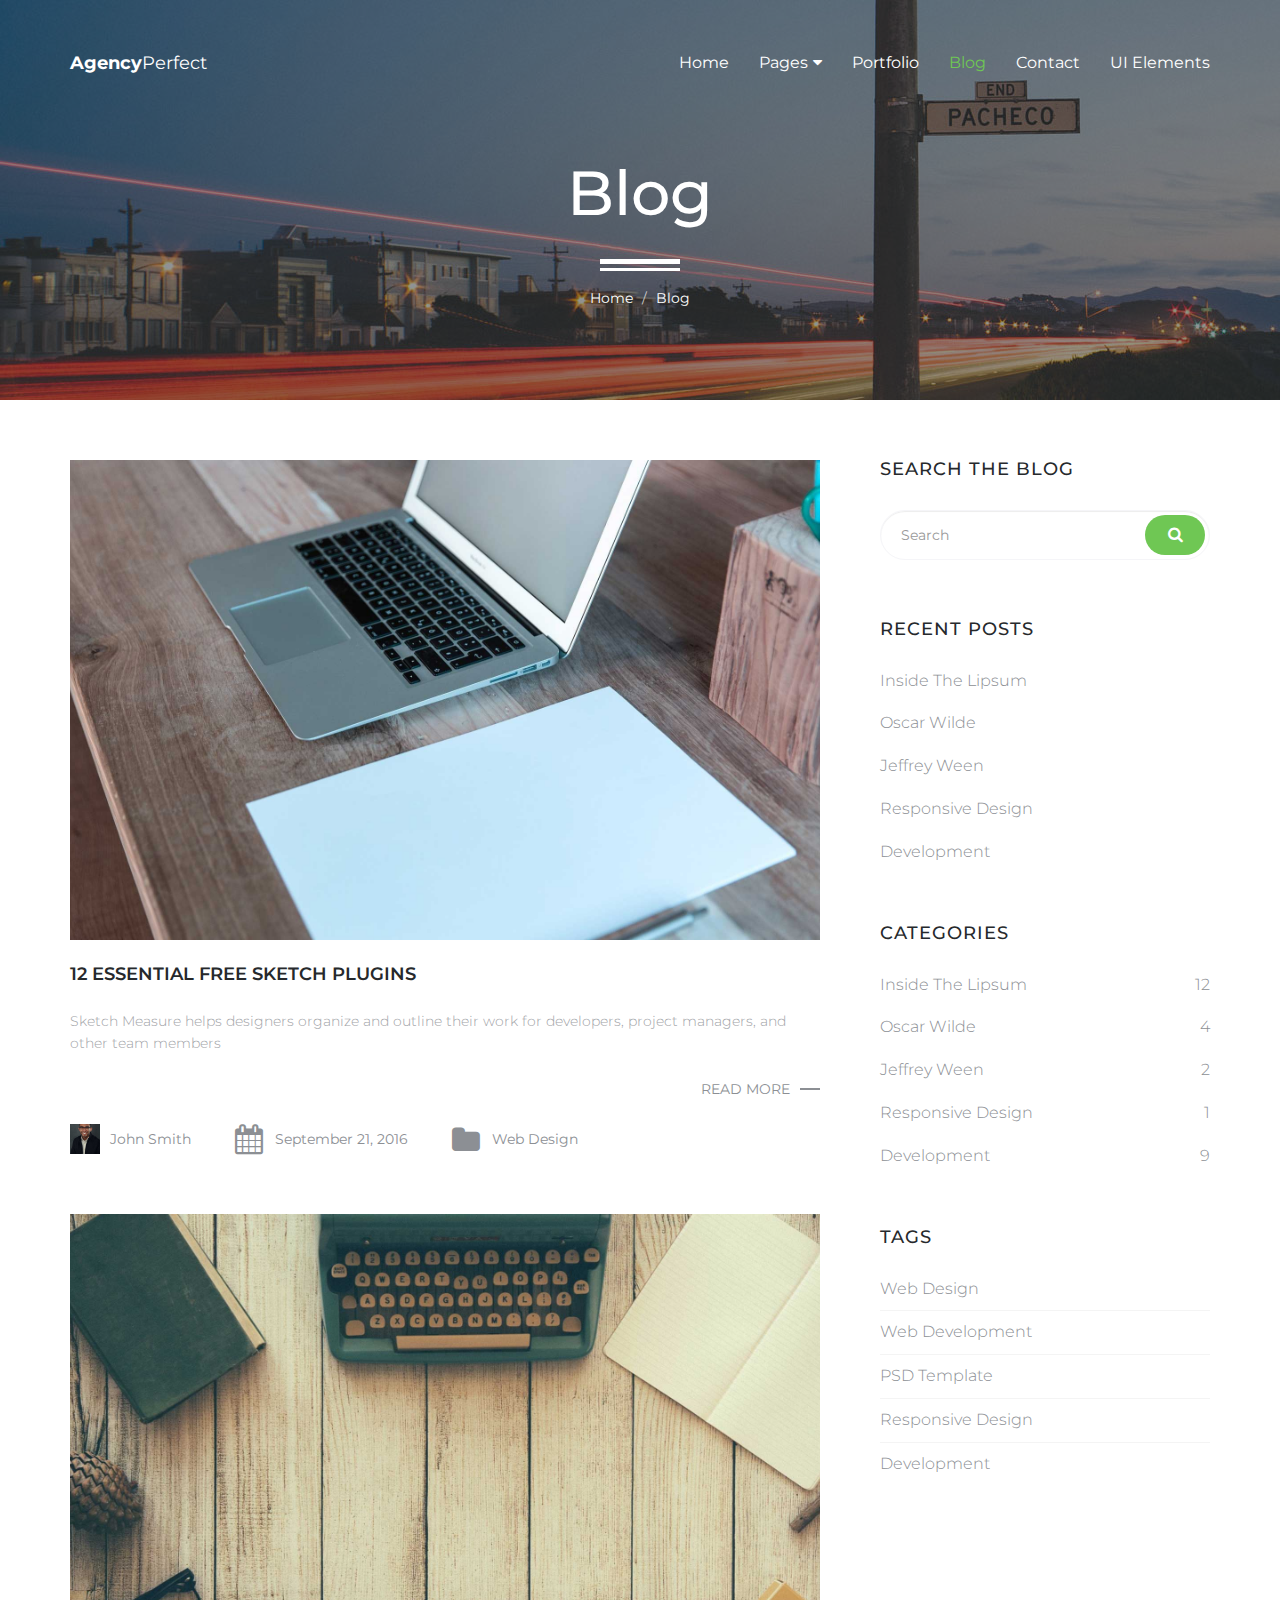
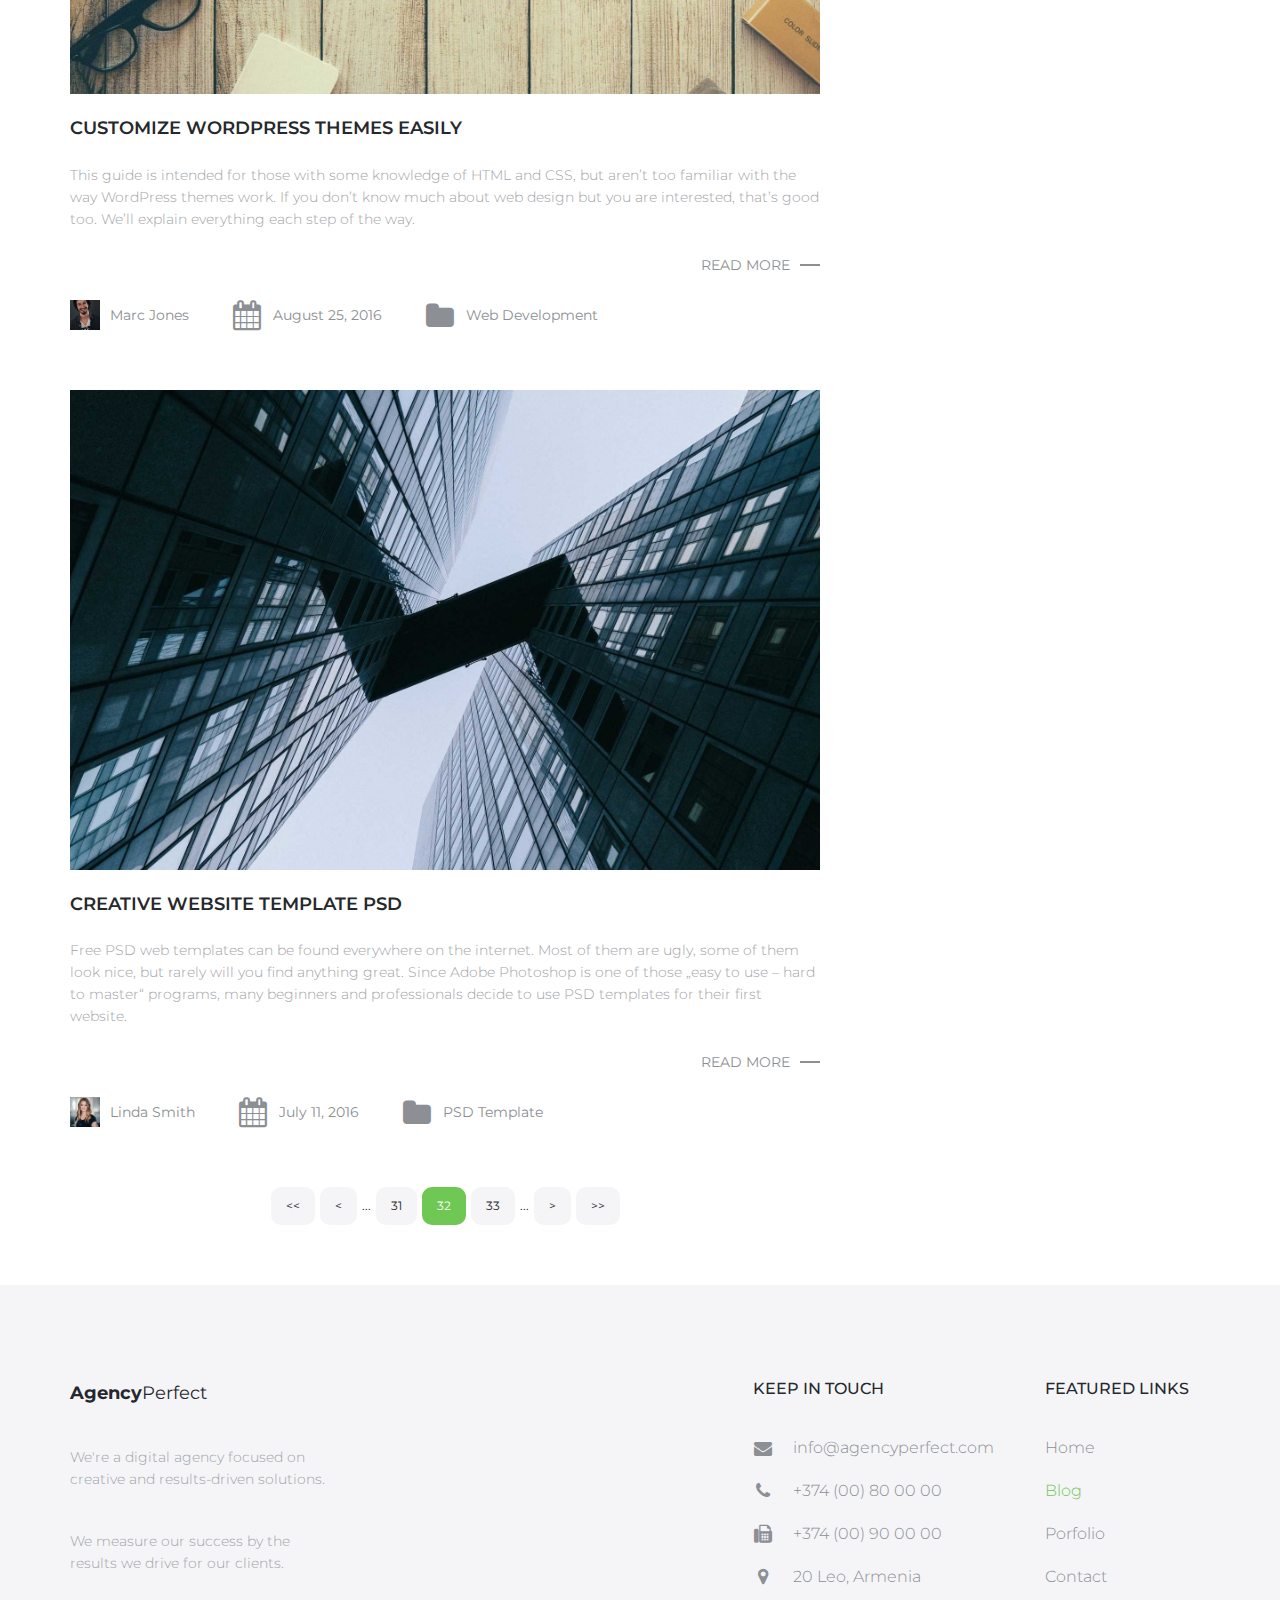
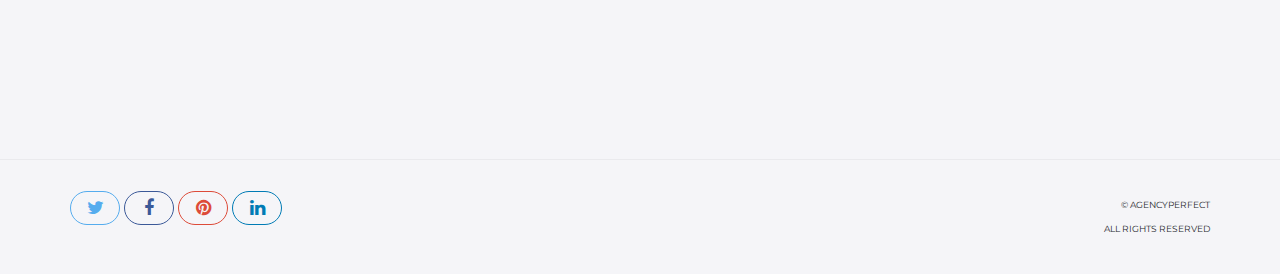
<file: demo3/blog.html>
<!DOCTYPE html>
<html lang="en">
<head>

    <!-- Basic Page Needs
    ================================================== -->
    <meta http-equiv="Content-Type" content="text/html; charset=utf-8">
    <meta http-equiv="X-UA-Compatible" content="IE=edge">

    <title>Blog | Agency Perfect</title>

    <meta name="description" content="">
    <meta name="author" content="">
    <meta name="keywords" content="">

    <!-- Mobile Specific Metas
    ================================================== -->
    <meta name="viewport" content="width=device-width, minimum-scale=1.0, maximum-scale=1.0">
    <meta name="apple-mobile-web-app-capable" content="yes">

    <!-- Fonts -->
    <link href="https://fonts.googleapis.com/css?family=Montserrat:300,300i,400,600,700" rel="stylesheet">
    <link rel="stylesheet" href="http://cdnjs.cloudflare.com/ajax/libs/font-awesome/4.4.0/css/font-awesome.min.css">

    <!-- Favicon
    ================================================== -->
    <link rel="apple-touch-icon" sizes="180x180" href="assets/img/apple-touch-icon.png">
    <link rel="icon" type="image/png" sizes="16x16" href="assets/img/favicon.png">

    <!-- Stylesheets
    ================================================== -->
    <!-- Bootstrap core CSS -->
    <link href="assets/css/bootstrap.min.css" rel="stylesheet">

    <!-- Custom styles for this template -->
    <link href="assets/css/style.css" rel="stylesheet">
    <link href="assets/css/responsive.css" rel="stylesheet">

    <!-- HTML5 shim and Respond.js IE8 support of HTML5 elements and media queries -->
    <!--[if lt IE 9]>
    <script src="https://oss.maxcdn.com/libs/html5shiv/3.7.0/html5shiv.js"></script>
    <script src="https://oss.maxcdn.com/libs/respond.js/1.4.2/respond.min.js"></script>
    <![endif]-->

</head>
<body>

    <header id="masthead" class="site-header site-header-white">
        <nav id="primary-navigation" class="site-navigation">
            <div class="container">

                <div class="navbar-header">
                   
                    <a href="index.html" class="site-title"><span>Agency</span>Perfect</a>

                </div><!-- /.navbar-header -->

                <div class="collapse navbar-collapse" id="agency-navbar-collapse">

                    <ul class="nav navbar-nav navbar-right">

                        <li><a href="index.html">Home</a></li>
                        <li class="dropdown"><a href="#" class="dropdown-toggle" data-toggle="dropdown">Pages<i class="fa fa-caret-down hidden-xs" aria-hidden="true"></i></a>

                            <ul class="dropdown-menu" role="menu" aria-labelledby="menu1">
                              <li><a href="portfolio.html">Portfolio</a></li>
                              <li><a href="blog.html">Blog</a></li>
                            </ul>

                        </li>
                        <li><a href="portfolio.html">Portfolio</a></li>
                        <li class="active"><a href="blog.html">Blog</a></li>
                        <li><a href="contact.html">Contact</a></li>
                        <li><a href="ui-elements.html">UI Elements</a></li>
                    
                    </ul>

                </div>

            </div>   
        </nav><!-- /.site-navigation -->
    </header><!-- /#mastheaed -->

    <div id="hero" class="hero overlay subpage-hero blog-hero">
        <div class="hero-content">
            <div class="hero-text">
                <h1>Blog</h1>
                <ol class="breadcrumb">
                  <li class="breadcrumb-item"><a href="#">Home</a></li>
                  <li class="breadcrumb-item active">Blog</li>
                </ol>
            </div><!-- /.hero-text -->
        </div><!-- /.hero-content -->
    </div><!-- /.hero -->

    <main id="main" class="site-main">

        <section class="site-section subpage-site-section section-blog">
            <div class="container">
                <div class="row">
                    <div class="col-md-8">
                        <article class="blog-post">
                            <a href="blog-post.html">
                                <img src="assets/img/portfolio-1.jpg" class="img-res" alt="">
                            </a>
                            <div class="post-content">
                                <h3 class="post-title"><a href="blog-post.html">12 Essential Free Sketch Plugins</a></h3>
                                <p>Sketch Measure helps designers organize and outline their work for developers, project managers, and other team members</p>
                                <div class="text-right">
                                    <a class="read-more" href="blog-post.html">Read more</a>
                                </div>
                                <div class="post-meta">
                                    <span class="post-author">
                                        <a href="#"><img class="img-res" src="assets/img/author.jpg" alt="">John Smith</a>
                                    </span>
                                    <span class="post-date">
                                        <a href=""><i class="fa fa-calendar" aria-hidden="true"></i>September 21, 2016</a>
                                        </span>
                                    <span class="post-category">
                                        <a href=""><i class="fa fa-folder" aria-hidden="true"></i>Web Design</a>
                                    </span>
                                </div><!-- /.post-meta -->
                            </div><!-- /.post-content -->
                        </article><!-- /.blog-post -->
                        <article class="blog-post">
                            <a href="blog-post.html">
                                <img src="assets/img/portfolio-2.jpg" class="img-res" alt="">
                            </a>
                            <div class="post-content">
                                <h3 class="post-title"><a href="blog-post.html">Customize WordPress Themes Easily</a></h3>
                                <p>This guide is intended for those with some knowledge of HTML and CSS, but aren’t too familiar with the way WordPress themes work. If you don’t know much about web design but you are interested, that’s good too. We’ll explain everything each step of the way.</p>
                                <div class="text-right">
                                    <a class="read-more" href="blog-post.html">Read more</a>
                                </div>
                                <div class="post-meta">
                                    <span class="post-author">
                                        <a href="#"><img class="img-res" src="assets/img/author-3.jpg" alt="">Marc Jones</a>
                                    </span>
                                    <span class="post-date">
                                        <a href=""><i class="fa fa-calendar" aria-hidden="true"></i>August 25, 2016</a>
                                        </span>
                                    <span class="post-category">
                                        <a href=""><i class="fa fa-folder" aria-hidden="true"></i>Web Development</a>
                                    </span>
                                </div><!-- /.post-meta -->
                            </div><!-- /.post-content -->
                        </article><!-- /.blog-post -->
                        <article class="blog-post">
                            <a href="blog-post.html">
                                <img src="assets/img/portfolio-3.jpg" class="img-res" alt="">
                            </a>
                            <div class="post-content">
                                <h3 class="post-title"><a href="blog-post.html">Creative Website Template PSD</a></h3>
                                <p>Free PSD web templates can be found everywhere on the internet. Most of them are ugly, some of them look nice, but rarely will you find anything great. Since Adobe Photoshop is one of those „easy to use – hard to master“ programs, many beginners and professionals decide to use PSD templates for their first website.</p>
                                <div class="text-right">
                                    <a class="read-more" href="blog-post.html">Read more</a>
                                </div>
                                <div class="post-meta">
                                    <span class="post-author">
                                        <a href="#"><img class="img-res" src="assets/img/author-2.jpg" alt="">Linda Smith</a>
                                    </span>
                                    <span class="post-date">
                                        <a href=""><i class="fa fa-calendar" aria-hidden="true"></i>July 11, 2016</a>
                                        </span>
                                    <span class="post-category">
                                        <a href=""><i class="fa fa-folder" aria-hidden="true"></i>PSD Template</a>
                                    </span>
                                </div><!-- /.post-meta -->
                            </div><!-- /.post-content -->
                        </article><!-- /.blog-post -->

                        <div class="ui-pagination mt-50">
                            <div class="row">
                                <div class="col-md-12 text-center">
                                    <ul class="pagination">
                                        <li><a href="#">&lt;&lt;</a></li>
                                        <li><a href="#">&lt;</a></li>
                                        <li class="more"><a href="#">...</a></li>
                                        <li><a href="#">31</a></li>
                                        <li class="active"><a href="#">32</a></li>
                                        <li><a href="#">33</a></li>
                                        <li class="more"><a href="#">...</a></li>
                                        <li><a href="#">&gt;</a></li>
                                        <li><a href="#">&gt;&gt;</a></li>
                                    </ul><!-- /.pagination -->               
                                </div>
                            </div>
                        </div><!-- /.ui-pagination -->
                    </div>
                    <aside class="col-md-4">
                        <div class="sidebar">
                            <div class="widget search-form">
                                <h4 class="widget-title">Search the blog</h4>
                                <form class="form-group">
                                    <input type="text" class="form-control" placeholder="Search" required>
                                    <button class="btn btn-green" type="button"><i class="fa fa-search" aria-hidden="true"></i></button>
                                </form>
                            </div><!-- /.search-form -->
                            <div class="widget widget-recent-posts">
                                <h4 class="widget-title">Recent posts</h4>
                                <ul class="list-unstyled">
                                    <li><a href="#">Inside The Lipsum</a></li>
                                    <li><a href="#">Oscar Wilde</a></li>
                                    <li><a href="#">Jeffrey Ween</a></li>
                                    <li><a href="#">Responsive Design</a></li>
                                    <li><a href="#">Development</a></li>
                                </ul>
                            </div><!-- /.widget-recent-posts -->
                            <div class="widget widget-categories">
                                <h4 class="widget-title">Categories</h4>
                                <ul class="list-unstyled">
                                    <li><a href="#">Inside The Lipsum <span>12</span></a></li>
                                    <li><a href="#">Oscar Wilde<span>4</span></a></li>
                                    <li><a href="#">Jeffrey Ween<span>2</span></a></li>
                                    <li><a href="#">Responsive Design<span>1</span></a></li>
                                    <li><a href="#">Development<span>9</span></a></li>
                                </ul>
                            </div><!-- /.widget-categories -->
                            <div class="widget widget-tags">
                                <h4 class="widget-title">Tags</h4>
                                <ul class="list-unstyled">
                                    <li><a href="#">Web Design</a></li>
                                    <li><a href="#">Web Development</a></li>
                                    <li><a href="#">PSD Template</a></li>
                                    <li><a href="#">Responsive Design</a></li>
                                    <li><a href="#">Development</a></li>
                                </ul>
                            </div><!-- /.widget-tags -->
                        </div><!-- /.sidebar -->
                    </aside>
                </div>
            </div>
        </section><!-- /.section-portfolio -->

    </main><!-- /#main -->

    <footer id="colophon" class="site-footer">
        <div class="container">
            <div class="row">
                <div class="col-md-3 col-sm-4 col-xs-6">
                    <a class="site-title"><span>Agency</span>Perfect</a>
                    <p>We're a digital agency focused on creative and results-driven solutions.</p>
                    <p>We measure our success by the results we drive for our clients.</p>
                </div>
                <div class="col-lg-offset-4 col-md-3 col-sm-4 col-md-offset-2 col-sm-offset-0 col-xs-6 ">
                    <h3>Keep in touch</h3>
                    <ul class="list-unstyled contact-links">
                        <li><i class="fa fa-envelope" aria-hidden="true"></i><a href="mailto:info@agencyperfect.com">info@agencyperfect.com</a></li>
                        <li><i class="fa fa-phone" aria-hidden="true"></i><a href="tel:+37400800000">+374 (00) 80 00 00 </a></li>
                        <li><i class="fa fa-fax" aria-hidden="true"></i><a href="+37400900000">+374 (00) 90 00 00</a></li>
                        <li><i class="fa fa-map-marker" aria-hidden="true"></i><p>20 Leo, Armenia</p></li>
                    </ul>
                </div>
                <div class="clearfix visible-xs"></div>
                <div class="col-lg-2 col-md-3 col-sm-4 col-xs-6">
                    <h3>Featured links</h3>
                    <ul class="list-unstyled">
                        <li><a href="index.html">Home</a></li>
                        <li class="active"><a href="blog.html">Blog</a></li>
                        <li><a href="portfolio.html">Porfolio</a></li>
                        <li><a href="contact.html">Contact</a></li>
                    </ul>
                </div>
            </div>
        </div>
        <div class="copyright">
            <div class="container">
                <div class="row">
                    <div class="col-xs-8">
                        <div class="social-links">
                            <a class="twitter-bg" href="#"><i class="fa fa-twitter"></i></a>
                            <a class="facebook-bg" href="#"><i class="fa fa-facebook"></i></a>
                            <a class="pinterest" href="#"><i class="fa fa-pinterest"></i></a>
                            <a class="linkedin-bg" href="#"><i class="fa fa-linkedin"></i></a>
                        </div><!-- /.social-links -->
                    </div>
                    <div class="col-xs-4">
                        <div class="text-right">
                            <p>&copy; AgencyPerfect</p>
                            <p>All Rights Reserved</p>
                        </div>
                    </div>
                </div>
            </div>
        </div><!-- /.copyright -->
    </footer><!-- /#footer -->



    <!-- Bootstrap core JavaScript
    ================================================== -->
    <!-- Placed at the end of the document so the pages load faster -->
    <script src="https://ajax.googleapis.com/ajax/libs/jquery/3.1.1/jquery.min.js"></script>
    <script src="assets/js/bootstrap.min.js"></script>
    <script src="assets/js/bootstrap-select.min.js"></script>
    <script src="assets/js/jquery.slicknav.min.js"></script>
    <script src="assets/js/jquery.countTo.min.js"></script>
    <script src="assets/js/jquery.shuffle.min.js"></script>
    <script src="assets/js/script.js"></script>
  
</body>
</html>
</file>
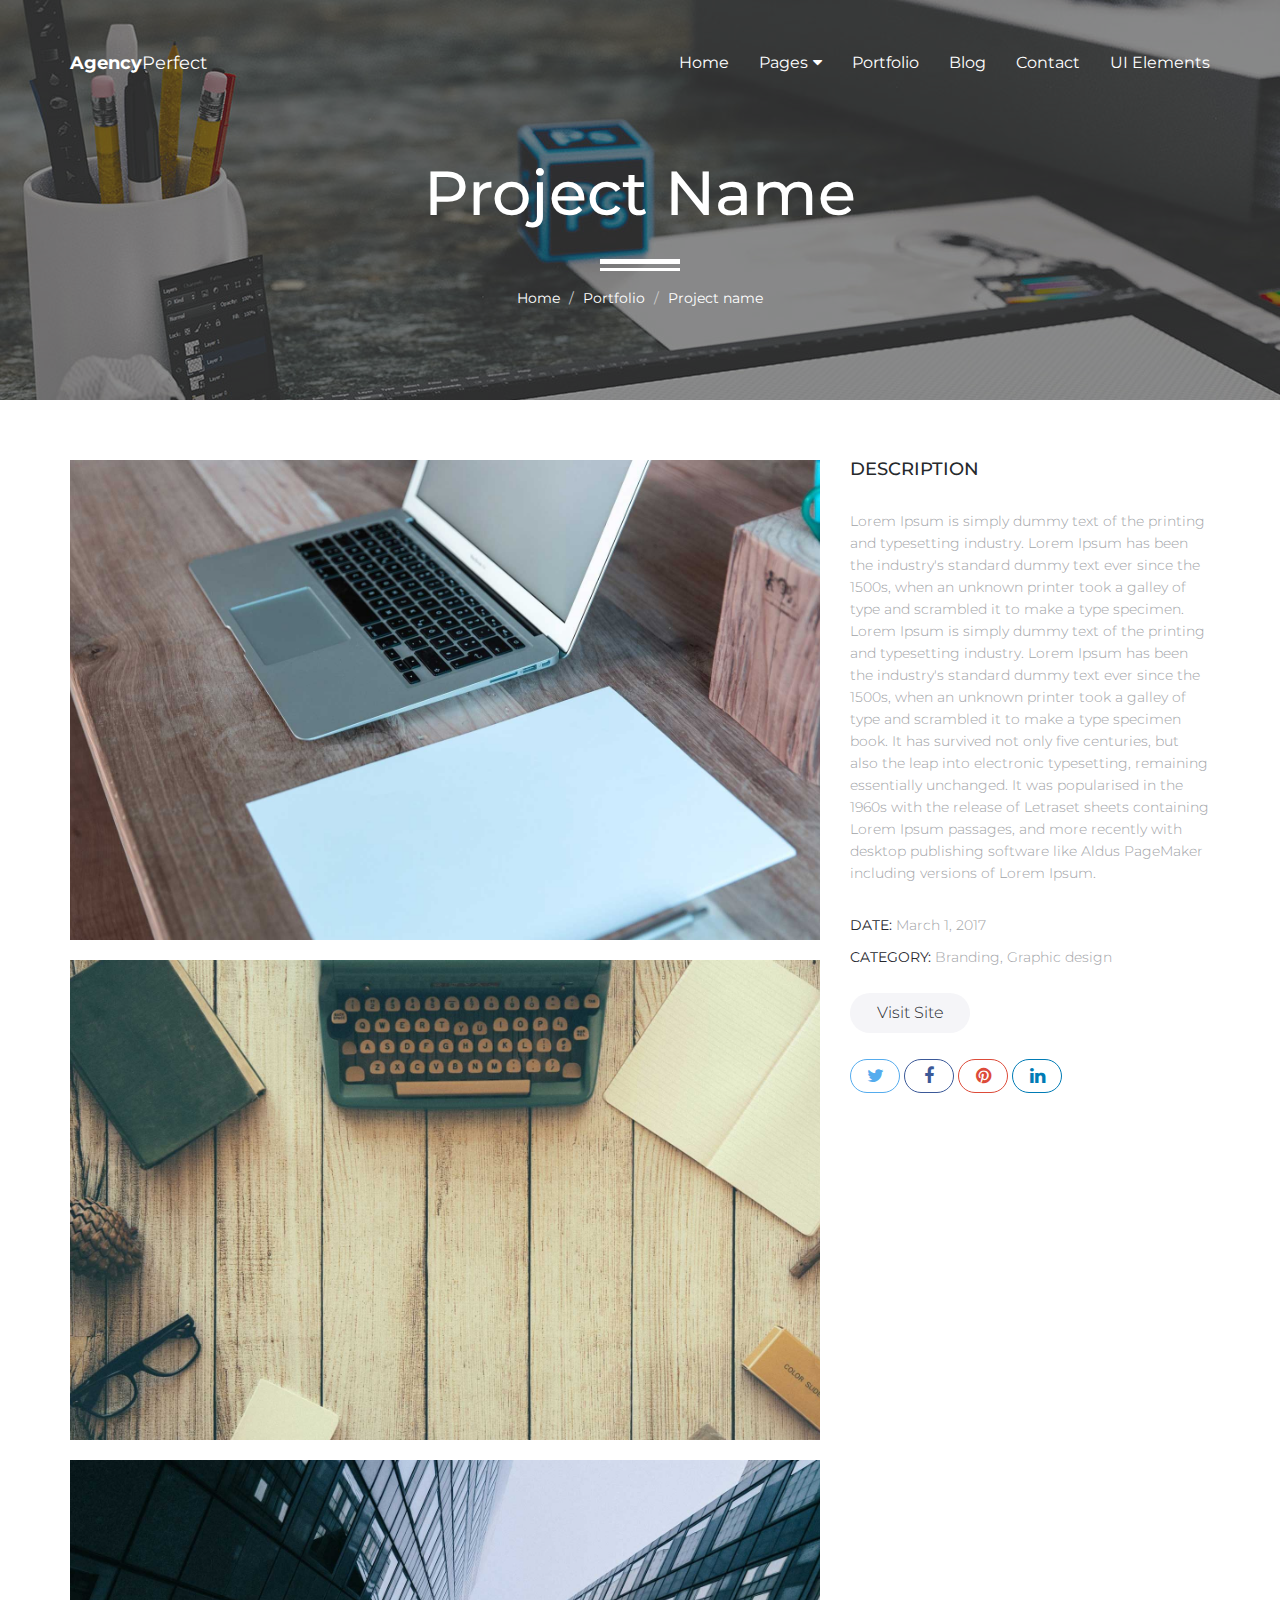
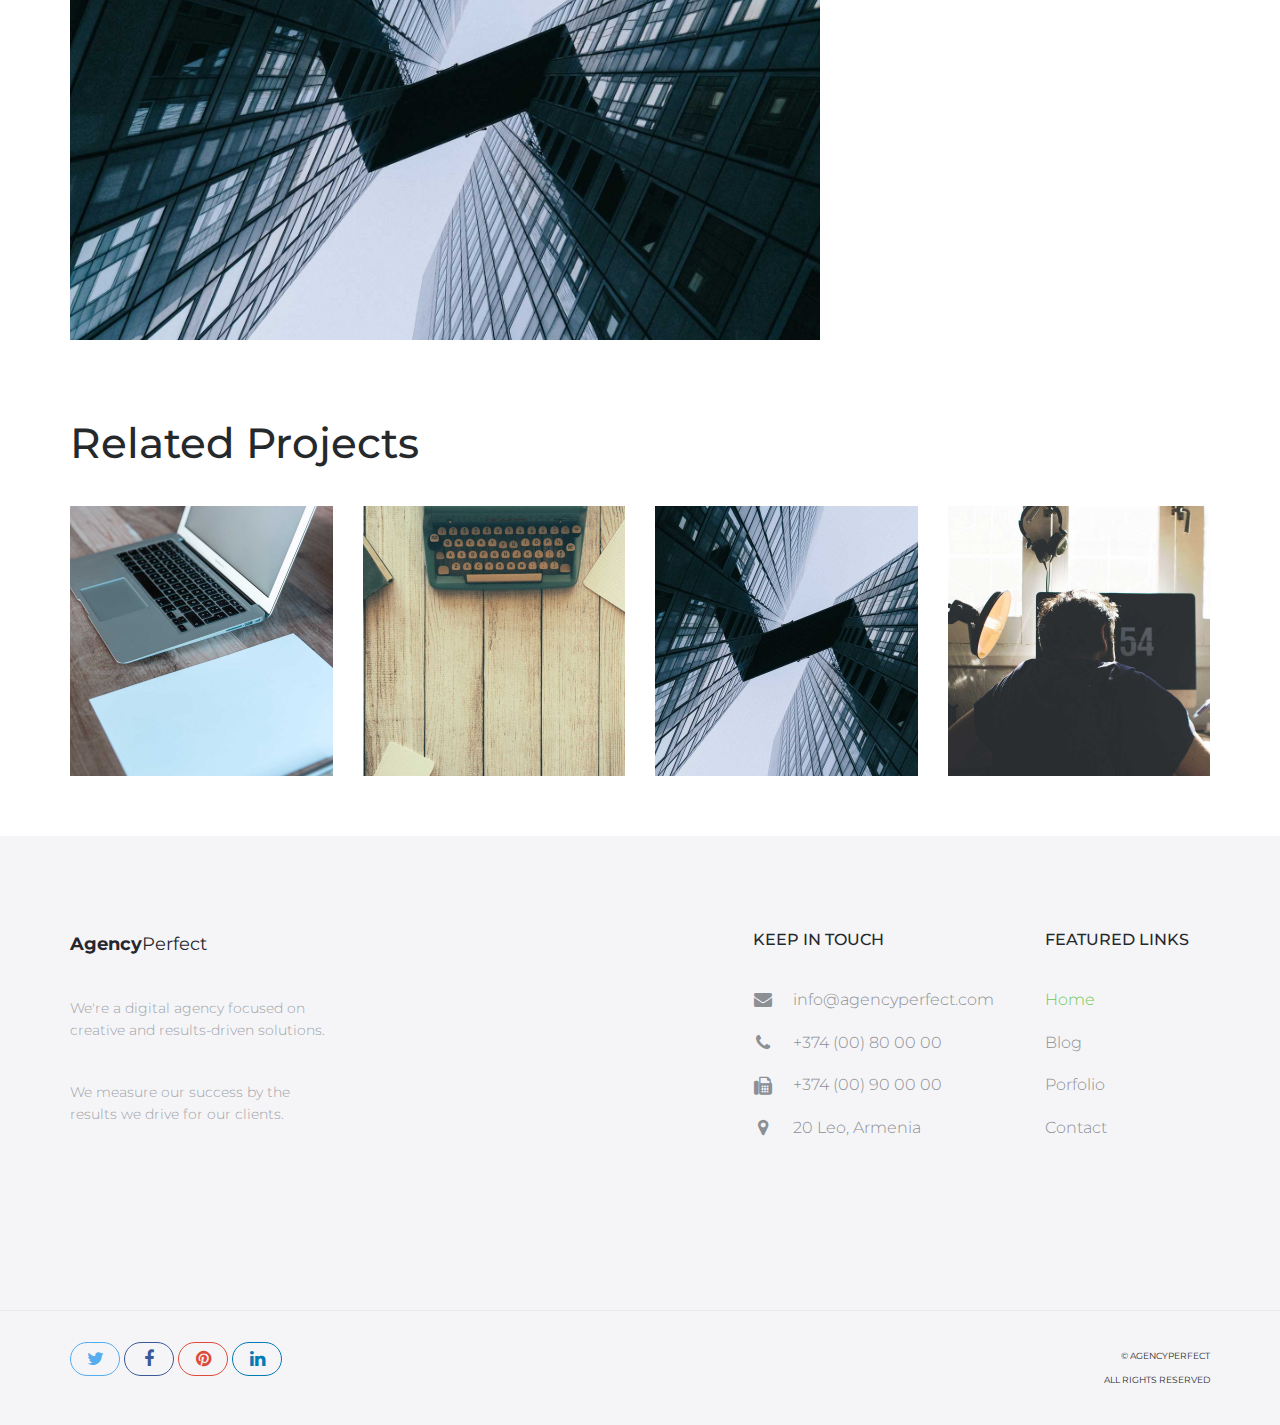
<file: demo3/portfolio-item.html>
<!DOCTYPE html>
<html lang="en">
<head>

    <!-- Basic Page Needs
    ================================================== -->
    <meta http-equiv="Content-Type" content="text/html; charset=utf-8">
    <meta http-equiv="X-UA-Compatible" content="IE=edge">

    <title>Portfolio | Agency Perfect</title>

    <meta name="description" content="">
    <meta name="author" content="">
    <meta name="keywords" content="">

    <!-- Mobile Specific Metas
    ================================================== -->
    <meta name="viewport" content="width=device-width, minimum-scale=1.0, maximum-scale=1.0">
    <meta name="apple-mobile-web-app-capable" content="yes">

    <!-- Fonts -->
    <link href="https://fonts.googleapis.com/css?family=Montserrat:300,300i,400,600,700" rel="stylesheet">
    <link rel="stylesheet" href="http://cdnjs.cloudflare.com/ajax/libs/font-awesome/4.4.0/css/font-awesome.min.css">

    <!-- Favicon
    ================================================== -->
    <link rel="apple-touch-icon" sizes="180x180" href="assets/img/apple-touch-icon.png">
    <link rel="icon" type="image/png" sizes="16x16" href="assets/img/favicon.png">

    <!-- Stylesheets
    ================================================== -->
    <!-- Bootstrap core CSS -->
    <link href="assets/css/bootstrap.min.css" rel="stylesheet">

    <!-- Custom styles for this template -->
    <link href="assets/css/style.css" rel="stylesheet">
    <link href="assets/css/responsive.css" rel="stylesheet">

    <!-- HTML5 shim and Respond.js IE8 support of HTML5 elements and media queries -->
    <!--[if lt IE 9]>
    <script src="https://oss.maxcdn.com/libs/html5shiv/3.7.0/html5shiv.js"></script>
    <script src="https://oss.maxcdn.com/libs/respond.js/1.4.2/respond.min.js"></script>
    <![endif]-->

</head>
<body>

    <header id="masthead" class="site-header site-header-white">
        <nav id="primary-navigation" class="site-navigation">
            <div class="container">

                <div class="navbar-header">
                   
                    <a href="index.html" class="site-title"><span>Agency</span>Perfect</a>

                </div><!-- /.navbar-header -->

                <div class="collapse navbar-collapse" id="agency-navbar-collapse">

                    <ul class="nav navbar-nav navbar-right">

                        <li><a href="index.html">Home</a></li>
                        <li class="dropdown"><a href="#" class="dropdown-toggle" data-toggle="dropdown">Pages<i class="fa fa-caret-down hidden-xs" aria-hidden="true"></i></a>

                            <ul class="dropdown-menu" role="menu" aria-labelledby="menu1">
                              <li><a href="portfolio.html">Portfolio</a></li>
                              <li><a href="blog.html">Blog</a></li>
                            </ul>

                        </li>
                        <li><a href="portfolio.html">Portfolio</a></li>
                        <li><a href="blog.html">Blog</a></li>
                        <li><a href="contact.html">Contact</a></li>
                        <li><a href="ui-elements.html">UI Elements</a></li>

                    </ul>

                </div>

            </div>   
        </nav><!-- /.site-navigation -->
    </header><!-- /#mastheaed -->

    <div id="hero" class="hero overlay subpage-hero portfolio-hero">
        <div class="hero-content">
            <div class="hero-text">
                <h1>Project Name</h1>
                <ol class="breadcrumb">
                  <li class="breadcrumb-item"><a href="index.html">Home</a></li>
                  <li class="breadcrumb-item"><a href="portfolio.html">Portfolio</a></li>
                  <li class="breadcrumb-item active">Project name</li>
                </ol>
            </div><!-- /.hero-text -->
        </div><!-- /.hero-content -->
    </div><!-- /.hero -->

    <main id="main" class="site-main">

        <section class="site-section subpage-site-section section-project">

            <div class="container">
                <div class="row">
                    <div class="col-md-8">
                        <div class="project-img">
                            <img src="assets/img/portfolio-1.jpg" class="img-res" alt="">
                        </div><!-- /.project-img -->
                        <div class="project-img">
                            <img src="assets/img/portfolio-2.jpg" class="img-res" alt="">
                        </div><!-- /.project-img -->
                        <div class="project-img">
                            <img src="assets/img/portfolio-3.jpg" class="img-res" alt="">
                        </div><!-- /.project-img -->

                    </div>
                    <aside class="col-md-4">
                        <div class="project-info">
                            <h5>Description</h5>

                            <p class="project-description">Lorem Ipsum is simply dummy text of the printing and typesetting industry. Lorem Ipsum has been the industry's standard dummy text ever since the 1500s, when an unknown printer took a galley of type and scrambled it to make a type specimen. Lorem Ipsum is simply dummy text of the printing and typesetting industry. Lorem Ipsum has been the industry's standard dummy text ever since the 1500s, when an unknown printer took a galley of type and scrambled it to make a type specimen book. It has survived not only five centuries, but also the leap into electronic typesetting, remaining essentially unchanged. It was popularised in the 1960s with the release of Letraset sheets containing Lorem Ipsum passages, and more recently with desktop publishing software like Aldus PageMaker including versions of Lorem Ipsum.</p>

                            <div class="project-date-category">
                                <p><span>Date:</span> March 1, 2017</p>
                                <p><span>Category:</span> Branding, Graphic design</p>
                            </div><!-- /.project-cat -->

                            <a href="#" class="btn btn-gray">Visit Site</a>

                            <div class="social-links">
                                <a class="twitter-bg" href="#"><i class="fa fa-twitter"></i></a>
                                <a class="facebook-bg" href="#"><i class="fa fa-facebook"></i></a>
                                <a class="pinterest" href="#"><i class="fa fa-pinterest"></i></a>
                                <a class="linkedin-bg" href="#"><i class="fa fa-linkedin"></i></a>
                            </div><!-- /.social-links -->
                            
                        </div><!-- /.project-description -->
                    </aside>
                </div>
            </div>
            
        </section><!-- /.section-project -->

        <section class="site-section subpage-site-section section-related-projects">
            <div class="container">
                <div class="text-left">
                    <h2>Related Projects</h2>
                </div>
                <div class="row">
                    <div class="col-lg-3 col-md-4 col-xs-6">
                        <div class="portfolio-item">
                            <img src="assets/img/portfolio-1.jpg" class="img-res" alt="">
                            <h4 class="portfolio-item-title">Portfolio item</h4>
                            <a href="portfolio-item.html"><i class="fa fa-arrow-right" aria-hidden="true"></i></a>
                        </div><!-- /.portfolio-item -->
                    </div>
                    <div class="col-lg-3 col-md-4 col-xs-6">
                        <div class="portfolio-item">
                            <img src="assets/img/portfolio-2.jpg" class="img-res" alt="">
                            <h4 class="portfolio-item-title">Portfolio item</h4>
                            <a href="portfolio-item.html"><i class="fa fa-arrow-right" aria-hidden="true"></i></a>
                        </div><!-- /.portfolio-item -->
                    </div>
                    <div class="col-lg-3 col-md-4 col-xs-6">
                        <div class="portfolio-item">
                            <img src="assets/img/portfolio-3.jpg" class="img-res" alt="">
                            <h4 class="portfolio-item-title">Portfolio item</h4>
                            <a href="portfolio-item.html"><i class="fa fa-arrow-right" aria-hidden="true"></i></a>
                        </div><!-- /.portfolio-item -->
                    </div>
                    <div class="col-lg-3 col-md-4 col-xs-6">
                        <div class="portfolio-item">
                            <img src="assets/img/portfolio-4.jpg" class="img-res" alt="">
                            <h4 class="portfolio-item-title">Portfolio item</h4>
                            <a href="portfolio-item.html"><i class="fa fa-arrow-right" aria-hidden="true"></i></a>
                        </div><!-- /.portfolio-item -->
                    </div>
                </div>
            </div>
        </section><!-- /.section-portfolio -->

    </main><!-- /#main -->

    <footer id="colophon" class="site-footer">
        <div class="container">
            <div class="row">
                <div class="col-md-3 col-sm-4 col-xs-6">
                    <a class="site-title"><span>Agency</span>Perfect</a>
                    <p>We're a digital agency focused on creative and results-driven solutions.</p>
                    <p>We measure our success by the results we drive for our clients.</p>
                </div>
                <div class="col-lg-offset-4 col-md-3 col-sm-4 col-md-offset-2 col-sm-offset-0 col-xs-6 ">
                    <h3>Keep in touch</h3>
                    <ul class="list-unstyled contact-links">
                        <li><i class="fa fa-envelope" aria-hidden="true"></i><a href="mailto:info@agencyperfect.com">info@agencyperfect.com</a></li>
                        <li><i class="fa fa-phone" aria-hidden="true"></i><a href="tel:+37400800000">+374 (00) 80 00 00 </a></li>
                        <li><i class="fa fa-fax" aria-hidden="true"></i><a href="+37400900000">+374 (00) 90 00 00</a></li>
                        <li><i class="fa fa-map-marker" aria-hidden="true"></i><p>20 Leo, Armenia</p></li>
                    </ul>
                </div>
                <div class="clearfix visible-xs"></div>
                <div class="col-lg-2 col-md-3 col-sm-4 col-xs-6">
                    <h3>Featured links</h3>
                    <ul class="list-unstyled">
                        <li class="active"><a href="index.html">Home</a></li>
                        <li><a href="blog.html">Blog</a></li>
                        <li><a href="portfolio.html">Porfolio</a></li>
                        <li><a href="contact.html">Contact</a></li>
                    </ul>
                </div>
            </div>
        </div>
        <div class="copyright">
            <div class="container">
                <div class="row">
                    <div class="col-xs-8">
                        <div class="social-links">
                            <a class="twitter-bg" href="#"><i class="fa fa-twitter"></i></a>
                            <a class="facebook-bg" href="#"><i class="fa fa-facebook"></i></a>
                            <a class="pinterest" href="#"><i class="fa fa-pinterest"></i></a>
                            <a class="linkedin-bg" href="#"><i class="fa fa-linkedin"></i></a>
                        </div><!-- /.social-links -->
                    </div>
                    <div class="col-xs-4">
                        <div class="text-right">
                            <p>&copy; AgencyPerfect</p>
                            <p>All Rights Reserved</p>
                        </div>
                    </div>
                </div>
            </div>
        </div><!-- /.copyright -->
    </footer><!-- /#footer -->



    <!-- Bootstrap core JavaScript
    ================================================== -->
    <!-- Placed at the end of the document so the pages load faster -->
    <script src="https://ajax.googleapis.com/ajax/libs/jquery/3.1.1/jquery.min.js"></script>
    <script src="assets/js/bootstrap.min.js"></script>
    <script src="assets/js/bootstrap-select.min.js"></script>
    <script src="assets/js/jquery.slicknav.min.js"></script>
    <script src="assets/js/jquery.countTo.min.js"></script>
    <script src="assets/js/jquery.shuffle.min.js"></script>
    <script src="assets/js/script.js"></script>
  
</body>
</html>
</file>
<file: demo3/assets/css/style.css>
/*
 * Theme Name: 
 * Theme URI: 
 * Author: Milan Savov, Nikola Kostov
 * Author URI/Mail: milan.savov@gmail.com, nikolakostov1991@gmail.com
 * Version: 1.0
 * */

 /* TABLE OF CONTENT 
*
* - CUSTOM RESETS
    - Buttons
    - Forms
* - LAYOUT
* - HEADER 
    - Site Logo
    - Navigation
* - HERO (BANNER)
* - HOMEPAGE SECTIONS
    - Features 
    - Services
    - Map Feature 
    - Portfolio
    - Newsletter 
* - FOOTER
* - PAGES
    - PORTFOLIO
    - PORTFOLIO ITEM
    - BLOG
    - BLOG POST
    - CONTACT
*
*/


/* CUSTOM RESETS
================================================== */
a {
    transition: all 0.25s ease-in-out;
    -moz-transition: all 0.25s ease-in-out;
    -webkit-transition: all 0.25s ease-in-out;
    -o-transition: all 0.25s ease-in-out;
    -ms-transition: all 0.25s ease-in-out;
    cursor: pointer;
    color: #9fa3a7;
}

a:focus,
a:hover {
    color: #6fc754;
    outline: 0 none;
    text-decoration: none;
}

p {
    margin-bottom: 0;
    font-size: 14px;
    font-weight: 300;
    color: #9fa3a7;
    line-height: 22px;
}

h1 {
    font-size: 62px;
}

h2 {
    font-size: 42px;
}

h1,h2,h3,h4,h5 {
    color: #26292c;
}

p + p {
    margin-top: 40px;
}

/* Buttons */
.btn {
    line-height: 50px;
    min-width: 200px;
    font-size: 16px;
    font-weight: 300;
    border: 0;
    border-radius: 50px;
    color: #26272d;
    background-color: #fff;
    padding: 0;
    transition: color 0.25s ease-in-out, background-color 0.25s ease-in-out;
    -moz-transition: color 0.25s ease-in-out, background-color 0.25s ease-in-out;
    -webkit-transition: color 0.25s ease-in-out, background-color 0.25s ease-in-out;
    -o-transition: color 0.25s ease-in-out, background-color 0.25s ease-in-out;
    -ms-transition: color 0.25s ease-in-out, background-color 0.25s ease-in-out;
}

.btn-border {
    border: 1px solid #26272d;
}

.btn-fill {
    background-color: #267df4;
    color: #fff;
}

.btn-gray {
    background-color: #f5f5f8;
    color: #26272d;
}

.btn-green {
    background-color: #6fc754;
    color: #fff;  
}

.btn:hover,
button.btn:hover,
.btn:focus,
button.btn:focus {
    background-color: #26272d;
    color: #fff;
}

.btn-gray:hover,
.btn-gray:focus {
    background-color: #6fc754;
    color: #fff;    
}

/* 
 * Forms 
 */
/* Input fields */
.form-group {
    position: relative;
    margin: 0 auto;
    width: 100%;
}

.form-control {
    border-radius: 25px;
    height: 50px;
    padding: 15px 20px;
    border-color: #f5f5f8;
}

.form-control + .form-control {
    margin-top: 10px;
}

.form-control:focus {
    background-color: #f5f5f8;
    border-color: #f5f5f8;
    box-shadow: none;
    outline: none;
}

.form-group .btn {
    position: absolute;
    top: 5px;
    right: 5px;
    line-height: 40px;
    min-width: 60px;
    font-size: 16px;
    border-radius: 25px;
}

.form-control-comment {
    height: 100px;
    resize: none;
}

.search-form .form-group .form-control {
    padding-right: 80px;
}

/* ELEMENTS
================================================== */
/* Checkbox fields */
input[type=checkbox],
input[type=radio] {
    position: absolute;
    visibility: hidden;
    height: auto;
    margin-top: 0;
}

.checkbox {
    margin: 0;
} 

.checkbox + .checkbox,
.radio-btn + .radio-btn {
    margin-top: 15px;
}

.checkbox [type="checkbox"]:not(:checked) + label,
.checkbox [type="checkbox"]:checked + label {
    position: relative;
    padding-left: 30px;
    cursor: pointer;
}

.checkbox [type="checkbox"]:not(:checked) + label:before,
.checkbox [type="checkbox"]:checked + label:before {
    content: '';
    position: absolute;
    left:0; 
    width: 20px; 
    height: 20px;
    background-color: #fff;
    border: 1px solid #f5f5f8;
    border-radius: 3px;
    box-shadow: none;
    transition: border-color .2s;
    -webkit-transition: border-color .2s;
    -ms-transition: border-color .2s;
    -o-transition: border-color .2s;
    -ms-transition: border-color .2s;
}

.checkbox [type="checkbox"]:not(:checked) + label:after,
.checkbox [type="checkbox"]:checked + label:after {
    content: '\f00c';
    font-family: 'FontAwesome';
    position: absolute;
    top: 50%;
    left: 0;
    text-align: center;
    font-size: 15px;
    height: 20px;
    width: 20px;
    border-radius: 3px;
    color: #fff;
    background-color: #6fc754;
    transform: translateY(-50%);
    -webkit-transform: translateY(-50%);
    -ms-transform: translateY(-50%);
    -o-transform: translateY(-50%);
    -ms-transform: translateY(-50%);
      transition: opacity .2s;
    -webkit-transition: opacity .2s;
    -ms-transition: opacity .2s;
    -o-transition: opacity .2s;
    -ms-transition: opacity .2s;
}

.checkbox [type="checkbox"]:not(:checked) + label:after {
    opacity: 0;
}

.checkbox [type="checkbox"]:checked + label:after {
    opacity: 1;
}

.checkbox [type="checkbox"]:disabled:not(:checked) + label:before,
.checkbox [type="checkbox"]:disabled:checked + label:before {
    box-shadow: none;
    border-color: #bbb;
    background-color: #ddd;
}

.checkbox [type="checkbox"]:disabled:checked + label:after {
    color: #999;
}
.checkbox [type="checkbox"]:disabled + label {
    color: #aaa;
}

.checkbox [type="checkbox"]:checked:focus + label:before,
.checkbox [type="checkbox"]:not(:checked):focus + label:before {
    border: 1px dotted #6fc754;
}

.checkbox [type="checkbox"]:not(:checked) + label:hover:before,
.checkbox [type="checkbox"]:checked + label:hover:before {
    border: 1px solid #6fc754;
}

/* Radiobutton fields */
.radio-btn label {
    font-weight: 400;
}

.radio-btn [type="radio"]:not(:checked) + label,
.radio-btn [type="radio"]:checked + label {
    position: relative;
    padding-left: 30px;
    cursor: pointer;
    margin-bottom: 0;
}

.radio-btn [type="radio"]:not(:checked) + label:before,
.radio-btn [type="radio"]:checked + label:before {
    content: '';
    position: absolute;
    left:0; 
    top: 50%;
    width: 20px;
    height: 20px;
    background-color: #fff;
    border: 1px solid #f5f5f8;
    border-radius: 50px;
    box-shadow: none;
    transform: translateY(-50%);
    -webkit-transform: translateY(-50%);
    -ms-transform: translateY(-50%);
    -o-transform: translateY(-50%);
    -ms-transform: translateY(-50%);
    transition: border-color .2s;
    -webkit-transition: border-color .2s;
    -ms-transition: border-color .2s;
    -o-transition: border-color .2s;
    -ms-transition: border-color .2s;
}

.radio-btn [type="radio"]:not(:checked) + label:after,
.radio-btn [type="radio"]:checked + label:after {
    content: '';
    position: absolute;
    width: 12px;
    height: 12px;
    top: 50%;
    left: 4px;
    background-color: #6fc754;
    border-radius: 50px;
    transform: translateY(-50%);
    -webkit-transform: translateY(-50%);
    -ms-transform: translateY(-50%);
    -o-transform: translateY(-50%);
    -ms-transform: translateY(-50%);
    transition: opacity .2s;
    -webkit-transition: opacity .2s;
    -ms-transition: opacity .2s;
    -o-transition: opacity .2s;
    -ms-transition: opacity .2s;
}

.radio-btn [type="radio"]:not(:checked) + label:after {
    opacity: 0;
}
.radio-btn [type="radio"]:checked + label:after {
    opacity: 1;
}

.radio-btn [type="radio"]:disabled:not(:checked) + label:before,
.radio-btn [type="radio"]:disabled:checked + label:before {
    box-shadow: none;
    border-color: #bbb;
    background-color: #ddd;
}

.radio-btn [type="radio"]:disabled:checked + label:after {
    color: #999;
}

.radio-btn [type="radio"]:disabled + label {
    color: #aaa;
}

.radio-btn [type="radio"]:checked:focus + label:before,
.radio-btn [type="radio"]:not(:checked):focus + label:before {
    border: 1px dotted #6fc754;
}

.radio-btn [type="radio"]:checked + label:hover:before,
.radio-btn [type="radio"]:not(:checked) + label:hover:before {
    border: 1px solid #6fc754;
}

/* Selectpicker */
select {
    position: absolute !important;
    bottom: 0;
    left: 50%;
    display: block !important;
    width: .5px !important;
    height: 100% !important;
    padding: 0 !important;
    opacity: 0 !important;
    border: none;
}

.bootstrap-select .btn {
    border: 1px solid #26272d;
    border-radius: 10px;
}

.bootstrap-select span.pull-left {
    padding-left: 10px;
}

.bootstrap-select.btn-group .dropdown-menu.inner {
    position: static; *
    float: none;
    border: 0;
    padding: 0;
    margin: 0;
    border-radius: 0;
    -webkit-box-shadow: none;
    box-shadow: none;
}

.bootstrap-select.open .dropdown-menu {
    display: block;
    border: 1px solid #26272d; 
    border-radius: 10px;
}

.bootstrap-select.btn-group .dropdown-menu {
    padding: 5px 0;
    min-width: 100%;
    overflow: hidden;
    -webkit-box-sizing: border-box;
    -moz-box-sizing: border-box;
    box-sizing: border-box;
    z-index: 9999;
}

.bootstrap-select .dropdown-menu {
    display: none;
    visibility: visible;
    opacity: 1;
    padding: 0;
}

.bootstrap-select .bs-caret {
    float: right;
    padding-right: 10px;
}

.bootstrap-select .bs-caret .caret {
    border-top: 6px dashed;
    border-top: 6px solid\9;
    border-right: 6px solid transparent;
    border-left: 6px solid transparent;   
}

.bootstrap-select .selected {
    color: #6fc754;
}

.bootstrap-select .check-mark {
    display: none;
}

/*  Tabs  */
.tab-style {
    border-bottom: none;
}

.tab-style + .tab-content {
    padding: 15px;
    border: 1px solid #26272d;
    border-bottom-left-radius: 10px;
    border-bottom-right-radius: 10px;
    border-top-right-radius: 10px;
}

.nav-tabs.tab-style > li.active > a,
.nav-tabs.tab-style > li > a:hover {
    border: 1px solid #6fc754;
    background-color: #6fc754;
    color: #fff;
}

.nav-tabs.tab-style > li > a {
    position: relative;
    color: #26272d;
    margin-right: 0;
    border: 1px solid #26272d;
    border-top-left-radius: 10px;
    border-top-right-radius: 10px;
}

.nav-tabs.tab-style > li + li {
    margin-left: 10px;
}

/* Accordion */
.accordion.panel-group {
    margin-bottom: 0;
}

.accordion.panel-group .panel + .panel {
    margin-top: 0;
}

.accordion .panel {
    border: 0;
    box-shadow: none;
    border: 1px solid #26272d;
    border-bottom: 0;
    border-radius: 0;
}

.accordion .panel:first-child,
.accordion .panel:first-child .panel-heading a {
    border-top-right-radius:10px;
    border-top-left-radius:10px;
}

.accordion .panel:last-child {
    border-bottom-right-radius:10px;
    border-bottom-left-radius:10px;
    border-bottom: 1px solid #26272d;
}

.accordion .panel:last-child .panel-heading a.collapsed {
    border-bottom-right-radius:10px;
    border-bottom-left-radius:10px;
}

.accordion .collapsed {
    height: auto;
}

.accordion .panel-heading {
    background-color: transparent;
    padding: 0;
}

.accordion .panel-heading a {
    display: inline-block;
    position: relative;
    width: 100%;
    padding: 10px 40px 10px 15px;
}

.accordion .panel-heading a.collapsed {
    background-color: transparent;
    color: #26272d;
}

.accordion .panel-heading a.collapsed:hover,
.accordion.accordion-gray .panel-heading a.collapsed:hover,
.accordion .panel-heading a {
    background-color: #6fc754;   
    color: #fff; 
}

.accordion .panel-heading a.collapsed::after {
    content: "\f107";
}

.accordion .panel-heading a::after {
    font-family: "FontAwesome";
    content: "\f106";
    position: absolute;
    top: 50%;
    right: 15px;
    transform: translateY(-50%);
    -moz-transform: translateY(-50%);
    -o-transform: translateY(-50%);
    -ms-transform: translateY(-50%);
    -webkit-transform: translateY(-50%);
}

.panel-group .panel-heading+.panel-collapse>.list-group, 
.panel-group .panel-heading+.panel-collapse>.panel-body {
    border: none;
}

/* Pagination */
.pagination {
  margin: 0;
  vertical-align: middle;
}

.pagination > li > a {
  border: none;
  color: #292a2c;
  background-color: #f5f5f8;
  padding: 10px 15px;
  border-radius: 10px;
  font-size: 12px;
}

.pagination > li + li > a {
  margin-left: 5px;
}

.pagination > li.active > a,
.pagination > li > a:hover,
.pagination > li.active > a:hover {
  background-color: #6fc754;
  color: #fff;
}

.pagination > li:first-child > a {
  border-top-left-radius: 10px;
  border-bottom-left-radius: 10px;
}

.pagination > li:last-child > a {
  border-top-right-radius: 10px;
  border-bottom-right-radius: 10px;
}

.pagination > li.more > a {
  margin-left: 0;
  padding: 10px 5px;
  pointer-events: none;
  background-color: transparent;
}

.pagination > li.more + li > a {
  margin-left: 0;
}

/* LAYOUT
================================================== */
html, body {
    width: 100%;
    height: 100%;
    margin: 0;
    padding: 0;
    font-family: 'Montserrat', sans-serif;
    color: #26272d;
}

.img-res {
    display: block;
    width: 100vw;
    height: 100vh;
    max-width: 100%;
    max-height: 100%;
    object-fit: cover;
}

/* Background colors */
.gray-bg {
  background-color: #f5f5f8;
}

/* Margin and padding resets */
.mb-10 {margin-bottom: 10px;}
.mt-20 {margin-top: 20px;}
.mt-50 {margin-top: 50px;}

/* HEADER
================================================== */
.site-header {
    position: absolute;
    padding: 50px 0 0;
    background-color: transparent;
    width: 100%;
    z-index: 3;
}

/* Site-logo */
.site-title {
    font-size: 18px;
    line-height: 26px;
    color: #26272d;
}

.site-title:hover {
    color: #26272d;   
}

.site-title span {
    font-weight: 700;
}

.site-title a:hover {
    color: #fff;
}

/* Navigation */
.navbar-collapse {
    text-align: center;
}

.navbar-nav {
    float: none;
    display: inline-block;
}

.navbar-nav > li > a, 
.slicknav_nav > li > a {
    padding: 0;
    font-size: 16px;
    position: relative;
    color: #26272d;
    line-height: 26px;
}

.site-header-white .navbar-nav > li > a,
.site-header-white .site-title {
    color: #fff;
}

.navbar-nav > li > a i {
    margin-left: 5px;
}

.navbar-nav > li + li {
    margin-left: 30px;
}

.nav .open > a, 
.nav .open > a:focus, 
.nav .open > a:hover,
.navbar-nav > li > a:hover,
.navbar-nav > li > a:focus,
.navbar-nav > li.active > a,
.navbar-collapse li a:hover,
.dropdown.open > a, 
.site-header-white .dropdown.open > a,
.dropdown-menu a:hover, 
.dropdown:hover > a, 
.dropdown-menu>li>a:focus,
.dropdown-menu li a:hover,
.slicknav_nav > li.active a,
.slicknav_open .slicknav_arrow,
.slicknav_nav > li a:hover {
    background-color: transparent;
    color: #6fc754;
}

.navbar-toggle {
    border-color: #fff;
    margin: 0 15px 0 0;
    position: relative;
    top: -1px;
}

.navbar-toggle:hover,
.navbar-toggle[aria-expanded=true] {
    background-color: #fff;
    border-color: #000;
    cursor: pointer;
}

.navbar-toggle:hover .icon-bar,
.navbar-toggle[aria-expanded=true] .icon-bar {
    background-color: #000;
}

.navbar-toggle  .icon-bar {
    background-color: #fff;
}

.navbar-nav .dropdown-menu {
    display: block;
    opacity: 0;
    visibility: hidden;
    border-radius: 0;
    min-width: 130px;
    border: 0;
    border-top: 5px solid #6fc754;
    top: 140%;
    transition: all 0.4s;
    -moz-transition: all 0.4s;
    -webkit-transition: all 0.4s;
    -o-transition: all 0.4s;
    -ms-transition: all 0.4s;
}

.navbar-nav li a:hover + .dropdown-menu,
.navbar-nav .dropdown-menu:hover {
    opacity: 1;
    visibility: visible;
    top: 100%;
    transition-delay: 0s;
}

.dropdown-menu li a {
    padding: 5px 15px;
    position: relative;
    left: 0;
}

.dropdown-menu li a:hover {
    left: 15px;
}

/* HERO
================================================== */
.hero { 
    background: url(../img/kuva1.jfif) no-repeat center / cover; 
    height: 100%;
    width: 100%;
    display: table;
    position: relative;
}

.overlay:before {
  content: '';
  background-color: rgba(255,255,255,0.5);
  height: 100%;
  width: 100%;
  position: absolute;
  top: 0;
  left: 0;
  z-index: 0;
}

.hero-content {
    display: table-cell;
    vertical-align: middle;
    padding-top: 75px;
}

.hero-text {
    max-width: 890px;
    width: 100%;
    margin: 0 auto;
    padding: 0 15px;
    text-align: center;
}

.hero-text h1 {
    position: relative;
    margin: 0;
}

.hero-text p {
    position: relative;
    margin: 45px 0 30px;
    font-size: 20px;
    color: #26272d;
}

.hero-text .btn {
    position: relative;
    background-color: transparent;
}

.hero-text .btn:hover {
    background-color: #26272d;
    color: #fff;
}

.hero .breadcrumb {
    padding-top: 60px;
    margin-bottom: 0;
}

.hero .breadcrumb:before {
    content: '';
    display: block;
    position: absolute;
    left: 50%;
    bottom: 45px;
    height: 12px;
    width: 80px;
    border-top: 5px solid #fff;
    border-bottom: 3px solid #fff;
    transform: translateX(-50%);
    -moz-transform: translateX(-50%);
    -webkit-transform: translateX(-50%);
    -o-transform: translateX(-50%);
    -ms-transform: translateX(-50%);
}

.subpage-hero {
    height: 400px;
}

.subpage-hero.overlay:before {
    background-color: rgba(38,39,45,0.5);
}

.subpage-hero .hero-content,
.subpage-hero .hero-content h1,
.subpage-hero a  {
    color: #fff;
}

.subpage-hero a:hover {
    color: #6fc754;
}

.portfolio-hero {
    background: url(../img/portfolio-hero.jpg) no-repeat center / cover;     
}

.blog-hero {
    background: url(../img/blog-hero.jpg) no-repeat center / cover;     
}

.contact-hero {
    background: url(../img/contact-hero.jpg) no-repeat center / cover;     
}

/* SITEMAIN
================================================== */
/* site-section */
.site-section {
   padding: 100px 0 140px;
}

.subheading-text {
    font-size: 20px;
    font-style: italic;
}

.heading-separator {
    position: relative;
    margin: 0;
    padding-bottom: 70px;
}

.heading-separator:after {
    content: "";
    position: absolute;
    bottom: 25px;
    left: 0;
    right: 0;
    height: 2px;
    width: 50px;
    margin: 0 auto;
    background-color: #267df4;
}

/* Section: Features */
.section-features h2 {
    padding-bottom: 40px;
    font-size: 30px;
}

.section-features img {
    position: absolute;
    right: 15px;
    height: 380px;
}

/* Section: Services */
.section-services .subheading-text {
    margin-bottom: 90px;
}

.section-services .col-md-3:nth-child(n+5) .service {
    margin-top: 60px;
}

.service {
    min-height: 250px;
}

.service-title {
    margin: 35px 0 25px;
    font-size: 13px;
    text-transform: uppercase;
}

.service-info {
    font-size: 13px; 
}

/* Section: Map Feature */
.section-map-feature {
    padding-top: 250px;
    background: #071021 url(../img/map.png) no-repeat top center / cover; 
}

.section-map-feature h2 {
    padding-bottom: 30px;
    margin: 0;
}

.section-map-feature h2,
.section-map-feature p {
    color: #fff;
}

.section-map-feature .btn {
    margin: 80px 0 215px;
}

.counter {
    margin-bottom: 30px;
    font-size: 40px;
    font-weight: 300;
    line-height: 1;
}

.counter-item h3 {
    margin: 0;
    font-size: 16px;
    color: #0960d7;
}

/* Section: Portfolio */
.portfolio-item {
    margin-top: 30px;
}

.portfolio-item {
    height: 270px;
    position: relative;
}

.portfolio-item:before {
    content: "";
    position: absolute;
    left: 0;
    top: 0;
    right: 100%;
    bottom: 0;
    background-color: #f5f5f8;
    transition: right 0.25s ease-in-out;
    -moz-transition: right 0.25s ease-in-out;
    -webkit-transition: right 0.25s ease-in-out;
    -o-transition: right 0.25s ease-in-out;
    -ms-transition: right 0.25s ease-in-out;
}

.portfolio-item:hover:before {
    right: 25%;
}

.portfolio-item-title,
.portfolio-item a {
    position: absolute;
    left: 0px;
    margin: 0;
    font-size: 16px;
    opacity: 0;
}

.portfolio-item-title {
    width: 150px; 
    top: 15px;  
    transition: left 0.25s ease-in-out, opacity 0.25s ease-in-out;
    -moz-transition: left 0.25s ease-in-out, opacity 0.25s ease-in-out;
    -webkit-transition: left 0.25s ease-in-out, opacity 0.25s ease-in-out;
    -o-transition: left 0.25s ease-in-out, opacity 0.25s ease-in-out;
    -ms-transition: left 0.25s ease-in-out, opacity 0.25s ease-in-out;
}

.portfolio-item:hover .portfolio-item-title {
    left: 15px;
    opacity: 1;
}

.portfolio-item a {
    bottom: 15px;
    color: #26272d;
    padding: 5px 12px;
    border: 1px solid #26272d;
    border-radius: 50px;
}

.portfolio-item:hover a {
    left: 55%;
    opacity: 1;
}

.portfolio-item a:hover {
    background-color: #26272d;
    color: #fff;
}

.portfolio-item a i {
    width: 16px;
    text-align: center;
}

/* Section: Newsletter */
.section-newsletter h2 {
    padding-bottom: 30px;
    margin: 0;
}

.newsletter-group {
    max-width: 550px;
}

.newsletter-group .form-control {
    padding-right: 125px;
}

.newsletter-group .btn {
    min-width: 120px;
}

/* FOOTER
================================================== */
.site-footer {
    background-color: #f5f5f8;
    padding-top: 95px;
}

.site-footer .site-title {
    display: inline-block;
    margin-bottom: 40px;
}

.site-footer h3 {
    font-size: 16px;
    text-transform: uppercase;
    margin:0 0 40px;
}

.site-footer > .container {
    padding-bottom: 170px;
}

.site-footer .list-unstyled li + li {
    margin-top: 20px;
}

.contact-links li {
    position: relative;
}

.contact-links li i {
    position: absolute;
    top: 50%;
    width: 20px;
    text-align: center;
    font-size: 18px;
    color: #8c8f94;
    transform: translateY(-50%);
    -moz-transform: translateY(-50%);
    -webkit-transform: translateY(-50%);
    -o-transform: translateY(-50%);
    -ms-transform: translateY(-50%);
}

.contact-links li a,
.contact-links li p {
    margin-left: 40px;
}

.list-unstyled {
    margin-bottom: 0;
}

.list-unstyled li a,
.list-unstyled li p {
    font-size: 16px;
    color: #8c8f94;
    font-weight: 300;
}

.list-unstyled li a:hover,
.list-unstyled li.active a {
    color: #6fc754;
}

/* Copyright */
.copyright {
    padding: 30px 0;
    border-top: 1px solid rgba(38, 41, 44, 0.05);
}

.social-links a {
    line-height: 36px;
    padding: 5px 15px;
    font-size: 18px;
    border: 1px solid;
    border-radius: 50px;
}

.social-links a:hover {
    color: #fff;
}

.social-links a i {
    width: 18px;
    text-align: center;
}

a.twitter-bg {
    color: #55acee;
    border-color: #55acee; 
}

a.twitter-bg:hover {
    background-color: #55acee;
}

a.facebook-bg {
  color: #3b5998;
  border-color: #3b5998;
}

a.facebook-bg:hover{
  background-color: #3b5998;
}

a.pinterest {
  color: #dd4b39;
  border-color: #dd4b39;
} 

a.pinterest:hover{
  background-color: #dd4b39;
} 

a.linkedin-bg {
  color: #007bb5;
  border-color: #007bb5;
}

a.linkedin-bg:hover {
  background-color: #007bb5;
}

.copyright .text-right {
    padding: 4px 0;
}

.copyright p {
    font-size: 9px;
    font-weight: 400;
    text-transform: uppercase;
    color: #26272d;
}

.copyright p + p {
    margin-top: 2px;
}

/* PAGES
================================================== */
.subpage-site-section {
    padding: 60px 0;
}

.breadcrumb {
    background-color: transparent;
    position: relative;
}

.breadcrumb .active {
    color: #fff;
}

/* 
 * Portfolio
 */
.portfolio-sorting li:nth-child(-n+3){
    margin-bottom: 5px;
}

.portfolio-sorting li a {
    line-height: 40px;
    min-width: 120px;
    font-size: 16px;
}

.portfolio-sorting li .active {
    background-color: #6fc754;
    color: #fff;  
    box-shadow: none;   
}

#grid {
    margin-top: 25px;
}

#grid .col-md-4 {
    display: none;
}

#loadMore {
    margin-top: 30px;
}

#loadMore.disabled {
    background-color: #eee;
    color: #000;
    opacity: 0.3;
}

/* 
 * Portfolio-item
 */
.project-img {
    height: 480px;
}

.project-img + .project-img  {
    margin-top: 20px;
}

.project-info h5 {
    font-size: 18px;
    text-transform: uppercase;
    margin: 0;
}

.project-description,
.project-date-category {
    margin: 30px 0 0;
}

.project-date-category p + p {
    margin-top: 10px;
}

.project-date-category p span {
    font-size: 14px;
    text-transform: uppercase; 
    color: #26272d;
    font-weight: 400;
}

.project-info .btn {
    margin-top: 25px;
    line-height: 40px;
    min-width: 120px;
}

.project-info .social-links {
    margin-top: 25px;
}

.section-related-projects {
    padding-top: 0;
}

/* 
 * Blog
 */
.blog-post + .blog-post {
    margin-top: 60px;
}

.blog-post img {
    height: 480px;
}

.post-content,
.post-content .text-right,
.post-meta {
    margin-top: 25px;
}

.blog-post .post-title {
    padding: 0;
    margin: 0;
    font-size: 18px;
    font-weight: 600;
    text-transform: uppercase;
}

.post-content p {
    margin: 25px 0 0;
}

.post-content .post-title a {
    color: #26292c;
}

.post-content a {
    color: #8c8f94;   
}

.post-content .read-more {
    position: relative;
    padding-right: 30px;
    text-transform: uppercase;
}

.post-content .read-more:after {
    content: '';
    display: block;
    background-color: #8c8f94;  
    width: 20px;
    height: 2px;
    position: absolute;
    right: 0;
    top: 8px;
    transition: background-color 0.25s ease-in-out;
    -moz-transition: background-color 0.25s ease-in-out;
    -webkit-transition: background-color 0.25s ease-in-out;
    -o-transition: background-color 0.25s ease-in-out;
    -ms-transition: background-color 0.25s ease-in-out;
}

.post-content .read-more:hover:after {
    background-color: #6fc754; 
}

.blog-post a:hover + .post-content .post-title a,
.post-content a:hover {
    color: #6fc754;
}

.post-meta {
    padding: 5px 0;
}

.post-meta span {
    padding: 6px 0;
}

.post-meta span + span {
    margin-left: 40px;
}

.post-meta span a {
    position: relative;
    padding: 6px 0 6px 40px;
}

.post-meta i,
.post-author img {
    position: absolute;
    left: 0;
    top: 0;
}

.post-author img {
    height: 30px;
    width: 30px;
}

.post-meta i {
    font-size: 30px;
}

.post-category i {
    top: 1px;
}

.section-blog .ui-pagination {
    margin-top: 60px;
}

/* 
 * Blog post
 */
/* Post Comments */
.post-comments {
    margin-top: 40px;
}

.post-comments h3,
.respond h3 {
    font-size: 16px;
    margin: 30px 0 15px;
    text-transform: uppercase;
}

.post-comment {
    padding-left: 70px;
    position: relative;
}

.post-comment + .post-comment,
.replied + .post-comment {
    margin-top: 30px;
}

.replied {
    margin: 20px 0 0 70px;
    padding-top: 20px;
    border-top: 1px solid rgba(38,41,44, 0.05)
}

.post-comment img {
    width: 70px;
    height: 70px;
    position: absolute;
    left: 0;
    top: 0;
}

.post-comment-content-details {
    background-color: #f5f5f8;
    padding: 10px 0 10px 20px;
}

.post-comment-content-details p {
    display: inline-block;
    color: #8c8f94;
}

.post-comment-content-details p + p {
    margin: 0 0 0 20px;
}

.post-comment-date i {
    margin-right: 5px;
    line-height: 18px;
}

.comment {
    padding: 15px 0 0 20px;
}

.comment + .comment {
    margin-top: 0px;
}

.comment-reply {
    margin-top: 5px;
}

/* Respond */
.respond .form-control + .btn {
    margin-top: 10px;
}

/* Sidebar */
.sidebar {
    padding-left: 30px;
}

.widget + .widget {
    margin-top: 60px;
}

.widget-title {
    font-size: 18px;
    margin: 0 0 30px;
    text-transform: uppercase;
    letter-spacing: 1px;   
}

.widget .list-unstyled a:hover {
    padding-left: 15px;
}

.widget .list-unstyled li + li {
    margin-top: 20px;
}

.widget-categories li a span {
    float: right;
}

.widget-tags .list-unstyled li + li {
    margin-top: 10px;
    padding-top: 10px;
    border-top: 1px solid rgba(38,41,44,0.05)
}

/* 
 * Contact
 */
/* Section: Contact-us */
.section-contact-us h2 {
    font-size: 18px;
    text-transform: uppercase;
    padding-bottom: 50px;
    letter-spacing: 1px;
}

.section-contact-us .form-group label,
.contact-info h3 {
    margin: 0 0 10px 20px;
    color: #26292c;
    font-size: 16px;
    font-weight: 300; 
}

.section-contact-us textarea {
    height: 130px;
}

.section-contact-us .btn {
    margin-top: 35px;
}

.contact-info {
    padding-left: 30px;
}

.contact-info h3 {
    margin-left: 0;
    color: #8c8f94;
}

.contact-info .list-unstyled li {
    font-size: 14px;
    font-weight: 300;
    color: #8c8f94;
}

.contact-info .list-unstyled + h3,
.contact-info a + h3 {
    margin-top: 30px;
}

.section-contact-us .row + .form-group,
.section-contact-us .form-group + .form-group {
    margin-top: 25px;
}

/* Section: map */
.section-map {
  height: 500px;
  width: 100%
}
</file>
<file: demo4/assets/css/style.css>
/*
 * Theme Name: 
 * Theme URI: 
 * Author: Milan Savov, Nikola Kostov
 * Author URI/Mail: milan.savov@gmail.com, nikolakostov1991@gmail.com
 * Version: 1.0
 * */

 /* TABLE OF CONTENT 
*
* - CUSTOM RESETS
    - Buttons
    - Forms
* - LAYOUT
* - HEADER 
    - Site Logo
    - Navigation
* - HERO (BANNER)
* - HOMEPAGE SECTIONS
    - Features 
    - Services
    - Map Feature 
    - Portfolio
    - Newsletter 
* - FOOTER
* - PAGES
    - PORTFOLIO
    - PORTFOLIO ITEM
    - BLOG
    - BLOG POST
    - CONTACT
*
*/


/* CUSTOM RESETS
================================================== */
a {
    transition: all 0.25s ease-in-out;
    -moz-transition: all 0.25s ease-in-out;
    -webkit-transition: all 0.25s ease-in-out;
    -o-transition: all 0.25s ease-in-out;
    -ms-transition: all 0.25s ease-in-out;
    cursor: pointer;
    color: #9fa3a7;
}

a:focus,
a:hover {
    color: #6fc754;
    outline: 0 none;
    text-decoration: none;
}

p {
    margin-bottom: 0;
    font-size: 14px;
    font-weight: 300;
    color: #9fa3a7;
    line-height: 22px;
}

h1 {
    font-size: 62px;
}

h2 {
    font-size: 42px;
}

h1,h2,h3,h4,h5 {
    color: #26292c;
}

p + p {
    margin-top: 40px;
}

/* Buttons */
.btn {
    line-height: 50px;
    min-width: 200px;
    font-size: 16px;
    font-weight: 300;
    border: 0;
    border-radius: 50px;
    color: #26272d;
    background-color: #fff;
    padding: 0;
    transition: color 0.25s ease-in-out, background-color 0.25s ease-in-out;
    -moz-transition: color 0.25s ease-in-out, background-color 0.25s ease-in-out;
    -webkit-transition: color 0.25s ease-in-out, background-color 0.25s ease-in-out;
    -o-transition: color 0.25s ease-in-out, background-color 0.25s ease-in-out;
    -ms-transition: color 0.25s ease-in-out, background-color 0.25s ease-in-out;
}

.btn-border {
    border: 1px solid #26272d;
}

.btn-fill {
    background-color: #267df4;
    color: #fff;
}

.btn-gray {
    background-color: #f5f5f8;
    color: #26272d;
}

.btn-green {
    background-color: #6fc754;
    color: #fff;  
}

.btn:hover,
button.btn:hover,
.btn:focus,
button.btn:focus {
    background-color: #26272d;
    color: #fff;
}

.btn-gray:hover,
.btn-gray:focus {
    background-color: #6fc754;
    color: #fff;    
}

/* 
 * Forms 
 */
/* Input fields */
.form-group {
    position: relative;
    margin: 0 auto;
    width: 100%;
}

.form-control {
    border-radius: 25px;
    height: 50px;
    padding: 15px 20px;
    border-color: #f5f5f8;
}

.form-control + .form-control {
    margin-top: 10px;
}

.form-control:focus {
    background-color: #f5f5f8;
    border-color: #f5f5f8;
    box-shadow: none;
    outline: none;
}

.form-group .btn {
    position: absolute;
    top: 5px;
    right: 5px;
    line-height: 40px;
    min-width: 60px;
    font-size: 16px;
    border-radius: 25px;
}

.form-control-comment {
    height: 100px;
    resize: none;
}

.search-form .form-group .form-control {
    padding-right: 80px;
}

/* ELEMENTS
================================================== */
/* Checkbox fields */
input[type=checkbox],
input[type=radio] {
    position: absolute;
    visibility: hidden;
    height: auto;
    margin-top: 0;
}

.checkbox {
    margin: 0;
} 

.checkbox + .checkbox,
.radio-btn + .radio-btn {
    margin-top: 15px;
}

.checkbox [type="checkbox"]:not(:checked) + label,
.checkbox [type="checkbox"]:checked + label {
    position: relative;
    padding-left: 30px;
    cursor: pointer;
}

.checkbox [type="checkbox"]:not(:checked) + label:before,
.checkbox [type="checkbox"]:checked + label:before {
    content: '';
    position: absolute;
    left:0; 
    width: 20px; 
    height: 20px;
    background-color: #fff;
    border: 1px solid #f5f5f8;
    border-radius: 3px;
    box-shadow: none;
    transition: border-color .2s;
    -webkit-transition: border-color .2s;
    -ms-transition: border-color .2s;
    -o-transition: border-color .2s;
    -ms-transition: border-color .2s;
}

.checkbox [type="checkbox"]:not(:checked) + label:after,
.checkbox [type="checkbox"]:checked + label:after {
    content: '\f00c';
    font-family: 'FontAwesome';
    position: absolute;
    top: 50%;
    left: 0;
    text-align: center;
    font-size: 15px;
    height: 20px;
    width: 20px;
    border-radius: 3px;
    color: #fff;
    background-color: #6fc754;
    transform: translateY(-50%);
    -webkit-transform: translateY(-50%);
    -ms-transform: translateY(-50%);
    -o-transform: translateY(-50%);
    -ms-transform: translateY(-50%);
      transition: opacity .2s;
    -webkit-transition: opacity .2s;
    -ms-transition: opacity .2s;
    -o-transition: opacity .2s;
    -ms-transition: opacity .2s;
}

.checkbox [type="checkbox"]:not(:checked) + label:after {
    opacity: 0;
}

.checkbox [type="checkbox"]:checked + label:after {
    opacity: 1;
}

.checkbox [type="checkbox"]:disabled:not(:checked) + label:before,
.checkbox [type="checkbox"]:disabled:checked + label:before {
    box-shadow: none;
    border-color: #bbb;
    background-color: #ddd;
}

.checkbox [type="checkbox"]:disabled:checked + label:after {
    color: #999;
}
.checkbox [type="checkbox"]:disabled + label {
    color: #aaa;
}

.checkbox [type="checkbox"]:checked:focus + label:before,
.checkbox [type="checkbox"]:not(:checked):focus + label:before {
    border: 1px dotted #6fc754;
}

.checkbox [type="checkbox"]:not(:checked) + label:hover:before,
.checkbox [type="checkbox"]:checked + label:hover:before {
    border: 1px solid #6fc754;
}

/* Radiobutton fields */
.radio-btn label {
    font-weight: 400;
}

.radio-btn [type="radio"]:not(:checked) + label,
.radio-btn [type="radio"]:checked + label {
    position: relative;
    padding-left: 30px;
    cursor: pointer;
    margin-bottom: 0;
}

.radio-btn [type="radio"]:not(:checked) + label:before,
.radio-btn [type="radio"]:checked + label:before {
    content: '';
    position: absolute;
    left:0; 
    top: 50%;
    width: 20px;
    height: 20px;
    background-color: #fff;
    border: 1px solid #f5f5f8;
    border-radius: 50px;
    box-shadow: none;
    transform: translateY(-50%);
    -webkit-transform: translateY(-50%);
    -ms-transform: translateY(-50%);
    -o-transform: translateY(-50%);
    -ms-transform: translateY(-50%);
    transition: border-color .2s;
    -webkit-transition: border-color .2s;
    -ms-transition: border-color .2s;
    -o-transition: border-color .2s;
    -ms-transition: border-color .2s;
}

.radio-btn [type="radio"]:not(:checked) + label:after,
.radio-btn [type="radio"]:checked + label:after {
    content: '';
    position: absolute;
    width: 12px;
    height: 12px;
    top: 50%;
    left: 4px;
    background-color: #6fc754;
    border-radius: 50px;
    transform: translateY(-50%);
    -webkit-transform: translateY(-50%);
    -ms-transform: translateY(-50%);
    -o-transform: translateY(-50%);
    -ms-transform: translateY(-50%);
    transition: opacity .2s;
    -webkit-transition: opacity .2s;
    -ms-transition: opacity .2s;
    -o-transition: opacity .2s;
    -ms-transition: opacity .2s;
}

.radio-btn [type="radio"]:not(:checked) + label:after {
    opacity: 0;
}
.radio-btn [type="radio"]:checked + label:after {
    opacity: 1;
}

.radio-btn [type="radio"]:disabled:not(:checked) + label:before,
.radio-btn [type="radio"]:disabled:checked + label:before {
    box-shadow: none;
    border-color: #bbb;
    background-color: #ddd;
}

.radio-btn [type="radio"]:disabled:checked + label:after {
    color: #999;
}

.radio-btn [type="radio"]:disabled + label {
    color: #aaa;
}

.radio-btn [type="radio"]:checked:focus + label:before,
.radio-btn [type="radio"]:not(:checked):focus + label:before {
    border: 1px dotted #6fc754;
}

.radio-btn [type="radio"]:checked + label:hover:before,
.radio-btn [type="radio"]:not(:checked) + label:hover:before {
    border: 1px solid #6fc754;
}

/* Selectpicker */
select {
    position: absolute !important;
    bottom: 0;
    left: 50%;
    display: block !important;
    width: .5px !important;
    height: 100% !important;
    padding: 0 !important;
    opacity: 0 !important;
    border: none;
}

.bootstrap-select .btn {
    border: 1px solid #26272d;
    border-radius: 10px;
}

.bootstrap-select span.pull-left {
    padding-left: 10px;
}

.bootstrap-select.btn-group .dropdown-menu.inner {
    position: static; *
    float: none;
    border: 0;
    padding: 0;
    margin: 0;
    border-radius: 0;
    -webkit-box-shadow: none;
    box-shadow: none;
}

.bootstrap-select.open .dropdown-menu {
    display: block;
    border: 1px solid #26272d; 
    border-radius: 10px;
}

.bootstrap-select.btn-group .dropdown-menu {
    padding: 5px 0;
    min-width: 100%;
    overflow: hidden;
    -webkit-box-sizing: border-box;
    -moz-box-sizing: border-box;
    box-sizing: border-box;
    z-index: 9999;
}

.bootstrap-select .dropdown-menu {
    display: none;
    visibility: visible;
    opacity: 1;
    padding: 0;
}

.bootstrap-select .bs-caret {
    float: right;
    padding-right: 10px;
}

.bootstrap-select .bs-caret .caret {
    border-top: 6px dashed;
    border-top: 6px solid\9;
    border-right: 6px solid transparent;
    border-left: 6px solid transparent;   
}

.bootstrap-select .selected {
    color: #6fc754;
}

.bootstrap-select .check-mark {
    display: none;
}

/*  Tabs  */
.tab-style {
    border-bottom: none;
}

.tab-style + .tab-content {
    padding: 15px;
    border: 1px solid #26272d;
    border-bottom-left-radius: 10px;
    border-bottom-right-radius: 10px;
    border-top-right-radius: 10px;
}

.nav-tabs.tab-style > li.active > a,
.nav-tabs.tab-style > li > a:hover {
    border: 1px solid #6fc754;
    background-color: #6fc754;
    color: #fff;
}

.nav-tabs.tab-style > li > a {
    position: relative;
    color: #26272d;
    margin-right: 0;
    border: 1px solid #26272d;
    border-top-left-radius: 10px;
    border-top-right-radius: 10px;
}

.nav-tabs.tab-style > li + li {
    margin-left: 10px;
}

/* Accordion */
.accordion.panel-group {
    margin-bottom: 0;
}

.accordion.panel-group .panel + .panel {
    margin-top: 0;
}

.accordion .panel {
    border: 0;
    box-shadow: none;
    border: 1px solid #26272d;
    border-bottom: 0;
    border-radius: 0;
}

.accordion .panel:first-child,
.accordion .panel:first-child .panel-heading a {
    border-top-right-radius:10px;
    border-top-left-radius:10px;
}

.accordion .panel:last-child {
    border-bottom-right-radius:10px;
    border-bottom-left-radius:10px;
    border-bottom: 1px solid #26272d;
}

.accordion .panel:last-child .panel-heading a.collapsed {
    border-bottom-right-radius:10px;
    border-bottom-left-radius:10px;
}

.accordion .collapsed {
    height: auto;
}

.accordion .panel-heading {
    background-color: transparent;
    padding: 0;
}

.accordion .panel-heading a {
    display: inline-block;
    position: relative;
    width: 100%;
    padding: 10px 40px 10px 15px;
}

.accordion .panel-heading a.collapsed {
    background-color: transparent;
    color: #26272d;
}

.accordion .panel-heading a.collapsed:hover,
.accordion.accordion-gray .panel-heading a.collapsed:hover,
.accordion .panel-heading a {
    background-color: #6fc754;   
    color: #fff; 
}

.accordion .panel-heading a.collapsed::after {
    content: "\f107";
}

.accordion .panel-heading a::after {
    font-family: "FontAwesome";
    content: "\f106";
    position: absolute;
    top: 50%;
    right: 15px;
    transform: translateY(-50%);
    -moz-transform: translateY(-50%);
    -o-transform: translateY(-50%);
    -ms-transform: translateY(-50%);
    -webkit-transform: translateY(-50%);
}

.panel-group .panel-heading+.panel-collapse>.list-group, 
.panel-group .panel-heading+.panel-collapse>.panel-body {
    border: none;
}

/* Pagination */
.pagination {
  margin: 0;
  vertical-align: middle;
}

.pagination > li > a {
  border: none;
  color: #292a2c;
  background-color: #f5f5f8;
  padding: 10px 15px;
  border-radius: 10px;
  font-size: 12px;
}

.pagination > li + li > a {
  margin-left: 5px;
}

.pagination > li.active > a,
.pagination > li > a:hover,
.pagination > li.active > a:hover {
  background-color: #6fc754;
  color: #fff;
}

.pagination > li:first-child > a {
  border-top-left-radius: 10px;
  border-bottom-left-radius: 10px;
}

.pagination > li:last-child > a {
  border-top-right-radius: 10px;
  border-bottom-right-radius: 10px;
}

.pagination > li.more > a {
  margin-left: 0;
  padding: 10px 5px;
  pointer-events: none;
  background-color: transparent;
}

.pagination > li.more + li > a {
  margin-left: 0;
}

/* LAYOUT
================================================== */
html, body {
    width: 100%;
    height: 100%;
    margin: 0;
    padding: 0;
    font-family: 'Montserrat', sans-serif;
    color: #26272d;
}

.img-res {
    display: block;
    width: 100vw;
    height: 100vh;
    max-width: 100%;
    max-height: 100%;
    object-fit: cover;
}

/* Background colors */
.gray-bg {
  background-color: #f5f5f8;
}

/* Margin and padding resets */
.mb-10 {margin-bottom: 10px;}
.mt-20 {margin-top: 20px;}
.mt-50 {margin-top: 50px;}

/* HEADER
================================================== */
.site-header {
    position: absolute;
    padding: 50px 0 0;
    background-color: transparent;
    width: 100%;
    z-index: 3;
}

/* Site-logo */
.site-title {
    font-size: 18px;
    line-height: 26px;
    color: #26272d;
}

.site-title:hover {
    color: #26272d;   
}

.site-title span {
    font-weight: 700;
}

.site-title a:hover {
    color: #fff;
}

/* Navigation */
.navbar-collapse {
    text-align: center;
}

.navbar-nav {
    float: none;
    display: inline-block;
}

.navbar-nav > li > a, 
.slicknav_nav > li > a {
    padding: 0;
    font-size: 16px;
    position: relative;
    color: #26272d;
    line-height: 26px;
}

.site-header-white .navbar-nav > li > a,
.site-header-white .site-title {
    color: #fff;
}

.navbar-nav > li > a i {
    margin-left: 5px;
}

.navbar-nav > li + li {
    margin-left: 30px;
}

.nav .open > a, 
.nav .open > a:focus, 
.nav .open > a:hover,
.navbar-nav > li > a:hover,
.navbar-nav > li > a:focus,
.navbar-nav > li.active > a,
.navbar-collapse li a:hover,
.dropdown.open > a, 
.site-header-white .dropdown.open > a,
.dropdown-menu a:hover, 
.dropdown:hover > a, 
.dropdown-menu>li>a:focus,
.dropdown-menu li a:hover,
.slicknav_nav > li.active a,
.slicknav_open .slicknav_arrow,
.slicknav_nav > li a:hover {
    background-color: transparent;
    color: #6fc754;
}

.navbar-toggle {
    border-color: #fff;
    margin: 0 15px 0 0;
    position: relative;
    top: -1px;
}

.navbar-toggle:hover,
.navbar-toggle[aria-expanded=true] {
    background-color: #fff;
    border-color: #000;
    cursor: pointer;
}

.navbar-toggle:hover .icon-bar,
.navbar-toggle[aria-expanded=true] .icon-bar {
    background-color: #000;
}

.navbar-toggle  .icon-bar {
    background-color: #fff;
}

.navbar-nav .dropdown-menu {
    display: block;
    opacity: 0;
    visibility: hidden;
    border-radius: 0;
    min-width: 130px;
    border: 0;
    border-top: 5px solid #6fc754;
    top: 140%;
    transition: all 0.4s;
    -moz-transition: all 0.4s;
    -webkit-transition: all 0.4s;
    -o-transition: all 0.4s;
    -ms-transition: all 0.4s;
}

.navbar-nav li a:hover + .dropdown-menu,
.navbar-nav .dropdown-menu:hover {
    opacity: 1;
    visibility: visible;
    top: 100%;
    transition-delay: 0s;
}

.dropdown-menu li a {
    padding: 5px 15px;
    position: relative;
    left: 0;
}

.dropdown-menu li a:hover {
    left: 15px;
}

/* HERO
================================================== */
.hero { 
    background: url(../img/hero.jpg) no-repeat center / cover; 
    height: 100%;
    width: 100%;
    display: table;
    position: relative;
}

.overlay:before {
  content: '';
  background-color: rgba(255,255,255,0.5);
  height: 100%;
  width: 100%;
  position: absolute;
  top: 0;
  left: 0;
  z-index: 0;
}

.hero-content {
    display: table-cell;
    vertical-align: middle;
    padding-top: 75px;
}

.hero-text {
    max-width: 890px;
    width: 100%;
    margin: 0 auto;
    padding: 0 15px;
    text-align: center;
}

.hero-text h1 {
    position: relative;
    margin: 0;
}

.hero-text p {
    position: relative;
    margin: 45px 0 30px;
    font-size: 20px;
    color: #26272d;
}

.hero-text .btn {
    position: relative;
    background-color: transparent;
}

.hero-text .btn:hover {
    background-color: #26272d;
    color: #fff;
}

.hero .breadcrumb {
    padding-top: 60px;
    margin-bottom: 0;
}

.hero .breadcrumb:before {
    content: '';
    display: block;
    position: absolute;
    left: 50%;
    bottom: 45px;
    height: 12px;
    width: 80px;
    border-top: 5px solid #fff;
    border-bottom: 3px solid #fff;
    transform: translateX(-50%);
    -moz-transform: translateX(-50%);
    -webkit-transform: translateX(-50%);
    -o-transform: translateX(-50%);
    -ms-transform: translateX(-50%);
}

.subpage-hero {
    height: 400px;
}

.subpage-hero.overlay:before {
    background-color: rgba(38,39,45,0.5);
}

.subpage-hero .hero-content,
.subpage-hero .hero-content h1,
.subpage-hero a  {
    color: #fff;
}

.subpage-hero a:hover {
    color: #6fc754;
}

.portfolio-hero {
    background: url(../img/portfolio-hero.jpg) no-repeat center / cover;     
}

.blog-hero {
    background: url(../img/blog-hero.jpg) no-repeat center / cover;     
}

.contact-hero {
    background: url(../img/contact-hero.jpg) no-repeat center / cover;     
}

/* SITEMAIN
================================================== */
/* site-section */
.site-section {
   padding: 100px 0 140px;
}

.subheading-text {
    font-size: 20px;
    font-style: italic;
}

.heading-separator {
    position: relative;
    margin: 0;
    padding-bottom: 70px;
}

.heading-separator:after {
    content: "";
    position: absolute;
    bottom: 25px;
    left: 0;
    right: 0;
    height: 2px;
    width: 50px;
    margin: 0 auto;
    background-color: #267df4;
}

/* Section: Features */
.section-features h2 {
    padding-bottom: 40px;
    font-size: 30px;
}

.section-features img {
    position: absolute;
    right: 15px;
    height: 380px;
}

/* Section: Services */
.section-services .subheading-text {
    margin-bottom: 90px;
}

.section-services .col-md-3:nth-child(n+5) .service {
    margin-top: 60px;
}

.service {
    min-height: 250px;
}

.service-title {
    margin: 35px 0 25px;
    font-size: 13px;
    text-transform: uppercase;
}

.service-info {
    font-size: 13px; 
}

/* Section: Map Feature */
.section-map-feature {
    padding-top: 250px;
    background: #071021 url(../img/map.png) no-repeat top center / cover; 
}

.section-map-feature h2 {
    padding-bottom: 30px;
    margin: 0;
}

.section-map-feature h2,
.section-map-feature p {
    color: #fff;
}

.section-map-feature .btn {
    margin: 80px 0 215px;
}

.counter {
    margin-bottom: 30px;
    font-size: 40px;
    font-weight: 300;
    line-height: 1;
}

.counter-item h3 {
    margin: 0;
    font-size: 16px;
    color: #0960d7;
}

/* Section: Portfolio */
.portfolio-item {
    margin-top: 30px;
}

.portfolio-item {
    height: 270px;
    position: relative;
}

.portfolio-item:before {
    content: "";
    position: absolute;
    left: 0;
    top: 0;
    right: 100%;
    bottom: 0;
    background-color: #f5f5f8;
    transition: right 0.25s ease-in-out;
    -moz-transition: right 0.25s ease-in-out;
    -webkit-transition: right 0.25s ease-in-out;
    -o-transition: right 0.25s ease-in-out;
    -ms-transition: right 0.25s ease-in-out;
}

.portfolio-item:hover:before {
    right: 25%;
}

.portfolio-item-title,
.portfolio-item a {
    position: absolute;
    left: 0px;
    margin: 0;
    font-size: 16px;
    opacity: 0;
}

.portfolio-item-title {
    width: 150px; 
    top: 15px;  
    transition: left 0.25s ease-in-out, opacity 0.25s ease-in-out;
    -moz-transition: left 0.25s ease-in-out, opacity 0.25s ease-in-out;
    -webkit-transition: left 0.25s ease-in-out, opacity 0.25s ease-in-out;
    -o-transition: left 0.25s ease-in-out, opacity 0.25s ease-in-out;
    -ms-transition: left 0.25s ease-in-out, opacity 0.25s ease-in-out;
}

.portfolio-item:hover .portfolio-item-title {
    left: 15px;
    opacity: 1;
}

.portfolio-item a {
    bottom: 15px;
    color: #26272d;
    padding: 5px 12px;
    border: 1px solid #26272d;
    border-radius: 50px;
}

.portfolio-item:hover a {
    left: 55%;
    opacity: 1;
}

.portfolio-item a:hover {
    background-color: #26272d;
    color: #fff;
}

.portfolio-item a i {
    width: 16px;
    text-align: center;
}

/* Section: Newsletter */
.section-newsletter h2 {
    padding-bottom: 30px;
    margin: 0;
}

.newsletter-group {
    max-width: 550px;
}

.newsletter-group .form-control {
    padding-right: 125px;
}

.newsletter-group .btn {
    min-width: 120px;
}

/* FOOTER
================================================== */
.site-footer {
    background-color: #f5f5f8;
    padding-top: 95px;
}

.site-footer .site-title {
    display: inline-block;
    margin-bottom: 40px;
}

.site-footer h3 {
    font-size: 16px;
    text-transform: uppercase;
    margin:0 0 40px;
}

.site-footer > .container {
    padding-bottom: 170px;
}

.site-footer .list-unstyled li + li {
    margin-top: 20px;
}

.contact-links li {
    position: relative;
}

.contact-links li i {
    position: absolute;
    top: 50%;
    width: 20px;
    text-align: center;
    font-size: 18px;
    color: #8c8f94;
    transform: translateY(-50%);
    -moz-transform: translateY(-50%);
    -webkit-transform: translateY(-50%);
    -o-transform: translateY(-50%);
    -ms-transform: translateY(-50%);
}

.contact-links li a,
.contact-links li p {
    margin-left: 40px;
}

.list-unstyled {
    margin-bottom: 0;
}

.list-unstyled li a,
.list-unstyled li p {
    font-size: 16px;
    color: #8c8f94;
    font-weight: 300;
}

.list-unstyled li a:hover,
.list-unstyled li.active a {
    color: #6fc754;
}

/* Copyright */
.copyright {
    padding: 30px 0;
    border-top: 1px solid rgba(38, 41, 44, 0.05);
}

.social-links a {
    line-height: 36px;
    padding: 5px 15px;
    font-size: 18px;
    border: 1px solid;
    border-radius: 50px;
}

.social-links a:hover {
    color: #fff;
}

.social-links a i {
    width: 18px;
    text-align: center;
}

a.twitter-bg {
    color: #55acee;
    border-color: #55acee; 
}

a.twitter-bg:hover {
    background-color: #55acee;
}

a.facebook-bg {
  color: #3b5998;
  border-color: #3b5998;
}

a.facebook-bg:hover{
  background-color: #3b5998;
}

a.pinterest {
  color: #dd4b39;
  border-color: #dd4b39;
} 

a.pinterest:hover{
  background-color: #dd4b39;
} 

a.linkedin-bg {
  color: #007bb5;
  border-color: #007bb5;
}

a.linkedin-bg:hover {
  background-color: #007bb5;
}

.copyright .text-right {
    padding: 4px 0;
}

.copyright p {
    font-size: 9px;
    font-weight: 400;
    text-transform: uppercase;
    color: #26272d;
}

.copyright p + p {
    margin-top: 2px;
}

/* PAGES
================================================== */
.subpage-site-section {
    padding: 60px 0;
}

.breadcrumb {
    background-color: transparent;
    position: relative;
}

.breadcrumb .active {
    color: #fff;
}

/* 
 * Portfolio
 */
.portfolio-sorting li:nth-child(-n+3){
    margin-bottom: 5px;
}

.portfolio-sorting li a {
    line-height: 40px;
    min-width: 120px;
    font-size: 16px;
}

.portfolio-sorting li .active {
    background-color: #6fc754;
    color: #fff;  
    box-shadow: none;   
}

#grid {
    margin-top: 25px;
}

#grid .col-md-4 {
    display: none;
}

#loadMore {
    margin-top: 30px;
}

#loadMore.disabled {
    background-color: #eee;
    color: #000;
    opacity: 0.3;
}

/* 
 * Portfolio-item
 */
.project-img {
    height: 480px;
}

.project-img + .project-img  {
    margin-top: 20px;
}

.project-info h5 {
    font-size: 18px;
    text-transform: uppercase;
    margin: 0;
}

.project-description,
.project-date-category {
    margin: 30px 0 0;
}

.project-date-category p + p {
    margin-top: 10px;
}

.project-date-category p span {
    font-size: 14px;
    text-transform: uppercase; 
    color: #26272d;
    font-weight: 400;
}

.project-info .btn {
    margin-top: 25px;
    line-height: 40px;
    min-width: 120px;
}

.project-info .social-links {
    margin-top: 25px;
}

.section-related-projects {
    padding-top: 0;
}

/* 
 * Blog
 */
.blog-post + .blog-post {
    margin-top: 60px;
}

.blog-post img {
    height: 480px;
}

.post-content,
.post-content .text-right,
.post-meta {
    margin-top: 25px;
}

.blog-post .post-title {
    padding: 0;
    margin: 0;
    font-size: 18px;
    font-weight: 600;
    text-transform: uppercase;
}

.post-content p {
    margin: 25px 0 0;
}

.post-content .post-title a {
    color: #26292c;
}

.post-content a {
    color: #8c8f94;   
}

.post-content .read-more {
    position: relative;
    padding-right: 30px;
    text-transform: uppercase;
}

.post-content .read-more:after {
    content: '';
    display: block;
    background-color: #8c8f94;  
    width: 20px;
    height: 2px;
    position: absolute;
    right: 0;
    top: 8px;
    transition: background-color 0.25s ease-in-out;
    -moz-transition: background-color 0.25s ease-in-out;
    -webkit-transition: background-color 0.25s ease-in-out;
    -o-transition: background-color 0.25s ease-in-out;
    -ms-transition: background-color 0.25s ease-in-out;
}

.post-content .read-more:hover:after {
    background-color: #6fc754; 
}

.blog-post a:hover + .post-content .post-title a,
.post-content a:hover {
    color: #6fc754;
}

.post-meta {
    padding: 5px 0;
}

.post-meta span {
    padding: 6px 0;
}

.post-meta span + span {
    margin-left: 40px;
}

.post-meta span a {
    position: relative;
    padding: 6px 0 6px 40px;
}

.post-meta i,
.post-author img {
    position: absolute;
    left: 0;
    top: 0;
}

.post-author img {
    height: 30px;
    width: 30px;
}

.post-meta i {
    font-size: 30px;
}

.post-category i {
    top: 1px;
}

.section-blog .ui-pagination {
    margin-top: 60px;
}

/* 
 * Blog post
 */
/* Post Comments */
.post-comments {
    margin-top: 40px;
}

.post-comments h3,
.respond h3 {
    font-size: 16px;
    margin: 30px 0 15px;
    text-transform: uppercase;
}

.post-comment {
    padding-left: 70px;
    position: relative;
}

.post-comment + .post-comment,
.replied + .post-comment {
    margin-top: 30px;
}

.replied {
    margin: 20px 0 0 70px;
    padding-top: 20px;
    border-top: 1px solid rgba(38,41,44, 0.05)
}

.post-comment img {
    width: 70px;
    height: 70px;
    position: absolute;
    left: 0;
    top: 0;
}

.post-comment-content-details {
    background-color: #f5f5f8;
    padding: 10px 0 10px 20px;
}

.post-comment-content-details p {
    display: inline-block;
    color: #8c8f94;
}

.post-comment-content-details p + p {
    margin: 0 0 0 20px;
}

.post-comment-date i {
    margin-right: 5px;
    line-height: 18px;
}

.comment {
    padding: 15px 0 0 20px;
}

.comment + .comment {
    margin-top: 0px;
}

.comment-reply {
    margin-top: 5px;
}

/* Respond */
.respond .form-control + .btn {
    margin-top: 10px;
}

/* Sidebar */
.sidebar {
    padding-left: 30px;
}

.widget + .widget {
    margin-top: 60px;
}

.widget-title {
    font-size: 18px;
    margin: 0 0 30px;
    text-transform: uppercase;
    letter-spacing: 1px;   
}

.widget .list-unstyled a:hover {
    padding-left: 15px;
}

.widget .list-unstyled li + li {
    margin-top: 20px;
}

.widget-categories li a span {
    float: right;
}

.widget-tags .list-unstyled li + li {
    margin-top: 10px;
    padding-top: 10px;
    border-top: 1px solid rgba(38,41,44,0.05)
}

/* 
 * Contact
 */
/* Section: Contact-us */
.section-contact-us h2 {
    font-size: 18px;
    text-transform: uppercase;
    padding-bottom: 50px;
    letter-spacing: 1px;
}

.section-contact-us .form-group label,
.contact-info h3 {
    margin: 0 0 10px 20px;
    color: #26292c;
    font-size: 16px;
    font-weight: 300; 
}

.section-contact-us textarea {
    height: 130px;
}

.section-contact-us .btn {
    margin-top: 35px;
}

.contact-info {
    padding-left: 30px;
}

.contact-info h3 {
    margin-left: 0;
    color: #8c8f94;
}

.contact-info .list-unstyled li {
    font-size: 14px;
    font-weight: 300;
    color: #8c8f94;
}

.contact-info .list-unstyled + h3,
.contact-info a + h3 {
    margin-top: 30px;
}

.section-contact-us .row + .form-group,
.section-contact-us .form-group + .form-group {
    margin-top: 25px;
}

/* Section: map */
.section-map {
  height: 500px;
  width: 100%
}
</file>
<file: demo5-pohja/style.css>
body{
  color: gray!important;
}
.social li{
  display: inline;
  padding-left: 5%!important;
}

a {
  color: gray!important;
  font-size: 16px;
}

.header {
  width: 90%!important;
margin-left: 5%!important;
}

.header h1 {
  font-size: 25px;
    padding-top: 5%;
}

.social {
  padding-top: 5%;
}

.social a:hover{
  color:#FDAEAE!important;
}

.social i{
  font-size: 25px!important;
}

.carousel-inner img {
  width: 100%;
  height: 100%;
}

.carousel-caption{
  background-color: rgba(255, 208, 208, 0.8); !important;
  z-index: 11px;
  color: gray!important;
}

.carousel-control-prev{
  top: 70%!important;
  margin-left: 20%;
}

.carousel-control-next{
  top: 70%!important;
  margin-right: 20%;
}


.carousel-caption {
    position: absolute;
    right: 15%;
    bottom: 40%!important;
    left: 0%!important;
    top: 25%!important;
    z-index: 10;
    padding-top: 20px;
    padding-bottom: 20px;
    color: #fff;
    text-align: center;
  }

  .line {
    padding: 4%;
    border-left: 2px solid gray;
    margin-left: 30%;
    text-align: left;
  }

.main a {
  background-color: #D36F6F!important;
  width: 30%;
  height: 25%;
}

.fas {
  color: white!important;
}

img {
  width: 100%;
}

.second.row {
  margin-left: 0px!important;
  margin-right: 0px!important;
}

.text p{
  font-size: 18px;
}

 button {
      margin-left: 40%;
      background-color: #D36F6F;
      color: white;
      padding: 2% 9% 2% 9%;
}

.text {
  border-left: 3px solid #D36F6F;
  padding-left: 5%;
  margin-left: 5%;
}

.photo{
  display: inline-block;
position: relative;
}

.third button{
  margin-left: 30%;
}

.third .line, .fourth .line {
  border-left: 3px solid #D36F6F;
  margin-left: 0!important;
}

.footer {
  background-color: #D36F6F;


}

.text_footer{
  padding: 5%;
  color: white;
}

.footer .row  {
  margin-right: 0!important;
 margin-left: 0!important;
}

.footer a{
  color: white!important;
}

@media (max-width: 599px) and (min-width: 0px) {

  .main .line{
    margin-left: 0!important;
    padding: 0!important;
  }

  .main h3{
    font-size: 14px!important;
    line-height: 0.5!important;
  }
}
</file>
<file: demo5/style.css>
body{
  color: black!important;
}
.social li{
  display: inline;
  padding-left: 5%!important;
}

a {
  color: blueviolet!important;
  font-size: 20px;
}

.header {
  width: 90%!important;
margin-left: 5%!important;
}

.header h1 {
  font-size: 40px;
    padding-top: 10%;
}

.social {
  padding-top: 15%;
}

.social a:hover{
  color:rgba(84, 228, 192, 0.466)!important;
}

.social i{
  font-size: 50px!important;
}

.carousel-inner img {
  width: 100%;
  height: 100%;
}

.carousel-caption{
  background-color: rgba(84, 228, 192, 0.466); !important;
  z-index: 11px;
  color: black!important;
}

.carousel-control-prev{
  top: 70%!important;
  margin-left: 20%;
}

.carousel-control-next{
  top: 70%!important;
  margin-right: 20%;
}


.carousel-caption {
    position: relative;
    right: 15%;
    bottom: 40%!important;
    left: 0%!important;
    top: 25%!important;
    z-index: 10;
    padding-top: 50px;
    padding-bottom: 50px;
    color: rgb(50, 140, 201);
    text-align: right;
  }

  .line {
    padding: 4%;
    border-left: 2px solid rgb(0, 0, 0);
    margin-left: 30%;
    text-align: left;
    font-family: 'Akaya Telivigala', cursive;
  }

.main a {
  background-color: rgba(84, 228, 192, 0.466)!important;
  width: 30%;
  height: 25%;
}

.fas {
  color: rgb(50, 140, 201)!important;
}

img {
  width: 100%;
}

.second.row {
  margin-left: 0px!important;
  margin-right: 0px!important;
  font-family: 'Open Sans Condensed', sans-serif;
  font-size: 25px;
}

.text p{
  font-size: 18px;
}

 button {
      margin-left: 40%;
      background-color: #956fd3;
      color: white;
      padding: 2% 9% 2% 9%;
}

.text {
  border-left: 6px solid #956fd3;
  /* padding-left: 10%; */
  /* margin-left: 5%; */
}

.photo{
  display: inline-block;
position: relative;
}

.third button{
  margin-left: 30%;
}

.third .line, .fourth .line {
  border-left: 6px solid #956fd3;
  margin-left: 0!important;
}

.footer {
  background-color: #956fd3;


}

.text_footer{
  padding: 5%;
  color: white;
}

.footer .row  {
  margin-right: 0!important;
 margin-left: 0!important;
}

.footer a{
  color: white!important;
}

@media (max-width: 599px) and (min-width: 0px) {

  .main .line{
    margin-left: 0!important;
    padding: 0!important;
  }

  .main h3{
    font-size: 14px!important;
    line-height: 0.5!important;
  }

  
}
</file>
<file: demo3/pohja/assets/css/style.css>
/*
 * Theme Name: 
 * Theme URI: 
 * Author: Milan Savov, Nikola Kostov
 * Author URI/Mail: milan.savov@gmail.com, nikolakostov1991@gmail.com
 * Version: 1.0
 * */

 /* TABLE OF CONTENT 
*
* - CUSTOM RESETS
    - Buttons
    - Forms
* - LAYOUT
* - HEADER 
    - Site Logo
    - Navigation
* - HERO (BANNER)
* - HOMEPAGE SECTIONS
    - Features 
    - Services
    - Map Feature 
    - Portfolio
    - Newsletter 
* - FOOTER
* - PAGES
    - PORTFOLIO
    - PORTFOLIO ITEM
    - BLOG
    - BLOG POST
    - CONTACT
*
*/


/* CUSTOM RESETS
================================================== */
a {
    transition: all 0.25s ease-in-out;
    -moz-transition: all 0.25s ease-in-out;
    -webkit-transition: all 0.25s ease-in-out;
    -o-transition: all 0.25s ease-in-out;
    -ms-transition: all 0.25s ease-in-out;
    cursor: pointer;
    color: #9fa3a7;
}

a:focus,
a:hover {
    color: #6fc754;
    outline: 0 none;
    text-decoration: none;
}

p {
    margin-bottom: 0;
    font-size: 14px;
    font-weight: 300;
    color: #9fa3a7;
    line-height: 22px;
}

h1 {
    font-size: 62px;
}

h2 {
    font-size: 42px;
}

h1,h2,h3,h4,h5 {
    color: #26292c;
}

p + p {
    margin-top: 40px;
}

/* Buttons */
.btn {
    line-height: 50px;
    min-width: 200px;
    font-size: 16px;
    font-weight: 300;
    border: 0;
    border-radius: 50px;
    color: #26272d;
    background-color: #fff;
    padding: 0;
    transition: color 0.25s ease-in-out, background-color 0.25s ease-in-out;
    -moz-transition: color 0.25s ease-in-out, background-color 0.25s ease-in-out;
    -webkit-transition: color 0.25s ease-in-out, background-color 0.25s ease-in-out;
    -o-transition: color 0.25s ease-in-out, background-color 0.25s ease-in-out;
    -ms-transition: color 0.25s ease-in-out, background-color 0.25s ease-in-out;
}

.btn-border {
    border: 1px solid #26272d;
}

.btn-fill {
    background-color: #267df4;
    color: #fff;
}

.btn-gray {
    background-color: #f5f5f8;
    color: #26272d;
}

.btn-green {
    background-color: #6fc754;
    color: #fff;  
}

.btn:hover,
button.btn:hover,
.btn:focus,
button.btn:focus {
    background-color: #26272d;
    color: #fff;
}

.btn-gray:hover,
.btn-gray:focus {
    background-color: #6fc754;
    color: #fff;    
}

/* 
 * Forms 
 */
/* Input fields */
.form-group {
    position: relative;
    margin: 0 auto;
    width: 100%;
}

.form-control {
    border-radius: 25px;
    height: 50px;
    padding: 15px 20px;
    border-color: #f5f5f8;
}

.form-control + .form-control {
    margin-top: 10px;
}

.form-control:focus {
    background-color: #f5f5f8;
    border-color: #f5f5f8;
    box-shadow: none;
    outline: none;
}

.form-group .btn {
    position: absolute;
    top: 5px;
    right: 5px;
    line-height: 40px;
    min-width: 60px;
    font-size: 16px;
    border-radius: 25px;
}

.form-control-comment {
    height: 100px;
    resize: none;
}

.search-form .form-group .form-control {
    padding-right: 80px;
}

/* ELEMENTS
================================================== */
/* Checkbox fields */
input[type=checkbox],
input[type=radio] {
    position: absolute;
    visibility: hidden;
    height: auto;
    margin-top: 0;
}

.checkbox {
    margin: 0;
} 

.checkbox + .checkbox,
.radio-btn + .radio-btn {
    margin-top: 15px;
}

.checkbox [type="checkbox"]:not(:checked) + label,
.checkbox [type="checkbox"]:checked + label {
    position: relative;
    padding-left: 30px;
    cursor: pointer;
}

.checkbox [type="checkbox"]:not(:checked) + label:before,
.checkbox [type="checkbox"]:checked + label:before {
    content: '';
    position: absolute;
    left:0; 
    width: 20px; 
    height: 20px;
    background-color: #fff;
    border: 1px solid #f5f5f8;
    border-radius: 3px;
    box-shadow: none;
    transition: border-color .2s;
    -webkit-transition: border-color .2s;
    -ms-transition: border-color .2s;
    -o-transition: border-color .2s;
    -ms-transition: border-color .2s;
}

.checkbox [type="checkbox"]:not(:checked) + label:after,
.checkbox [type="checkbox"]:checked + label:after {
    content: '\f00c';
    font-family: 'FontAwesome';
    position: absolute;
    top: 50%;
    left: 0;
    text-align: center;
    font-size: 15px;
    height: 20px;
    width: 20px;
    border-radius: 3px;
    color: #fff;
    background-color: #6fc754;
    transform: translateY(-50%);
    -webkit-transform: translateY(-50%);
    -ms-transform: translateY(-50%);
    -o-transform: translateY(-50%);
    -ms-transform: translateY(-50%);
      transition: opacity .2s;
    -webkit-transition: opacity .2s;
    -ms-transition: opacity .2s;
    -o-transition: opacity .2s;
    -ms-transition: opacity .2s;
}

.checkbox [type="checkbox"]:not(:checked) + label:after {
    opacity: 0;
}

.checkbox [type="checkbox"]:checked + label:after {
    opacity: 1;
}

.checkbox [type="checkbox"]:disabled:not(:checked) + label:before,
.checkbox [type="checkbox"]:disabled:checked + label:before {
    box-shadow: none;
    border-color: #bbb;
    background-color: #ddd;
}

.checkbox [type="checkbox"]:disabled:checked + label:after {
    color: #999;
}
.checkbox [type="checkbox"]:disabled + label {
    color: #aaa;
}

.checkbox [type="checkbox"]:checked:focus + label:before,
.checkbox [type="checkbox"]:not(:checked):focus + label:before {
    border: 1px dotted #6fc754;
}

.checkbox [type="checkbox"]:not(:checked) + label:hover:before,
.checkbox [type="checkbox"]:checked + label:hover:before {
    border: 1px solid #6fc754;
}

/* Radiobutton fields */
.radio-btn label {
    font-weight: 400;
}

.radio-btn [type="radio"]:not(:checked) + label,
.radio-btn [type="radio"]:checked + label {
    position: relative;
    padding-left: 30px;
    cursor: pointer;
    margin-bottom: 0;
}

.radio-btn [type="radio"]:not(:checked) + label:before,
.radio-btn [type="radio"]:checked + label:before {
    content: '';
    position: absolute;
    left:0; 
    top: 50%;
    width: 20px;
    height: 20px;
    background-color: #fff;
    border: 1px solid #f5f5f8;
    border-radius: 50px;
    box-shadow: none;
    transform: translateY(-50%);
    -webkit-transform: translateY(-50%);
    -ms-transform: translateY(-50%);
    -o-transform: translateY(-50%);
    -ms-transform: translateY(-50%);
    transition: border-color .2s;
    -webkit-transition: border-color .2s;
    -ms-transition: border-color .2s;
    -o-transition: border-color .2s;
    -ms-transition: border-color .2s;
}

.radio-btn [type="radio"]:not(:checked) + label:after,
.radio-btn [type="radio"]:checked + label:after {
    content: '';
    position: absolute;
    width: 12px;
    height: 12px;
    top: 50%;
    left: 4px;
    background-color: #6fc754;
    border-radius: 50px;
    transform: translateY(-50%);
    -webkit-transform: translateY(-50%);
    -ms-transform: translateY(-50%);
    -o-transform: translateY(-50%);
    -ms-transform: translateY(-50%);
    transition: opacity .2s;
    -webkit-transition: opacity .2s;
    -ms-transition: opacity .2s;
    -o-transition: opacity .2s;
    -ms-transition: opacity .2s;
}

.radio-btn [type="radio"]:not(:checked) + label:after {
    opacity: 0;
}
.radio-btn [type="radio"]:checked + label:after {
    opacity: 1;
}

.radio-btn [type="radio"]:disabled:not(:checked) + label:before,
.radio-btn [type="radio"]:disabled:checked + label:before {
    box-shadow: none;
    border-color: #bbb;
    background-color: #ddd;
}

.radio-btn [type="radio"]:disabled:checked + label:after {
    color: #999;
}

.radio-btn [type="radio"]:disabled + label {
    color: #aaa;
}

.radio-btn [type="radio"]:checked:focus + label:before,
.radio-btn [type="radio"]:not(:checked):focus + label:before {
    border: 1px dotted #6fc754;
}

.radio-btn [type="radio"]:checked + label:hover:before,
.radio-btn [type="radio"]:not(:checked) + label:hover:before {
    border: 1px solid #6fc754;
}

/* Selectpicker */
select {
    position: absolute !important;
    bottom: 0;
    left: 50%;
    display: block !important;
    width: .5px !important;
    height: 100% !important;
    padding: 0 !important;
    opacity: 0 !important;
    border: none;
}

.bootstrap-select .btn {
    border: 1px solid #26272d;
    border-radius: 10px;
}

.bootstrap-select span.pull-left {
    padding-left: 10px;
}

.bootstrap-select.btn-group .dropdown-menu.inner {
    position: static; *
    float: none;
    border: 0;
    padding: 0;
    margin: 0;
    border-radius: 0;
    -webkit-box-shadow: none;
    box-shadow: none;
}

.bootstrap-select.open .dropdown-menu {
    display: block;
    border: 1px solid #26272d; 
    border-radius: 10px;
}

.bootstrap-select.btn-group .dropdown-menu {
    padding: 5px 0;
    min-width: 100%;
    overflow: hidden;
    -webkit-box-sizing: border-box;
    -moz-box-sizing: border-box;
    box-sizing: border-box;
    z-index: 9999;
}

.bootstrap-select .dropdown-menu {
    display: none;
    visibility: visible;
    opacity: 1;
    padding: 0;
}

.bootstrap-select .bs-caret {
    float: right;
    padding-right: 10px;
}

.bootstrap-select .bs-caret .caret {
    border-top: 6px dashed;
    border-top: 6px solid\9;
    border-right: 6px solid transparent;
    border-left: 6px solid transparent;   
}

.bootstrap-select .selected {
    color: #6fc754;
}

.bootstrap-select .check-mark {
    display: none;
}

/*  Tabs  */
.tab-style {
    border-bottom: none;
}

.tab-style + .tab-content {
    padding: 15px;
    border: 1px solid #26272d;
    border-bottom-left-radius: 10px;
    border-bottom-right-radius: 10px;
    border-top-right-radius: 10px;
}

.nav-tabs.tab-style > li.active > a,
.nav-tabs.tab-style > li > a:hover {
    border: 1px solid #6fc754;
    background-color: #6fc754;
    color: #fff;
}

.nav-tabs.tab-style > li > a {
    position: relative;
    color: #26272d;
    margin-right: 0;
    border: 1px solid #26272d;
    border-top-left-radius: 10px;
    border-top-right-radius: 10px;
}

.nav-tabs.tab-style > li + li {
    margin-left: 10px;
}

/* Accordion */
.accordion.panel-group {
    margin-bottom: 0;
}

.accordion.panel-group .panel + .panel {
    margin-top: 0;
}

.accordion .panel {
    border: 0;
    box-shadow: none;
    border: 1px solid #26272d;
    border-bottom: 0;
    border-radius: 0;
}

.accordion .panel:first-child,
.accordion .panel:first-child .panel-heading a {
    border-top-right-radius:10px;
    border-top-left-radius:10px;
}

.accordion .panel:last-child {
    border-bottom-right-radius:10px;
    border-bottom-left-radius:10px;
    border-bottom: 1px solid #26272d;
}

.accordion .panel:last-child .panel-heading a.collapsed {
    border-bottom-right-radius:10px;
    border-bottom-left-radius:10px;
}

.accordion .collapsed {
    height: auto;
}

.accordion .panel-heading {
    background-color: transparent;
    padding: 0;
}

.accordion .panel-heading a {
    display: inline-block;
    position: relative;
    width: 100%;
    padding: 10px 40px 10px 15px;
}

.accordion .panel-heading a.collapsed {
    background-color: transparent;
    color: #26272d;
}

.accordion .panel-heading a.collapsed:hover,
.accordion.accordion-gray .panel-heading a.collapsed:hover,
.accordion .panel-heading a {
    background-color: #6fc754;   
    color: #fff; 
}

.accordion .panel-heading a.collapsed::after {
    content: "\f107";
}

.accordion .panel-heading a::after {
    font-family: "FontAwesome";
    content: "\f106";
    position: absolute;
    top: 50%;
    right: 15px;
    transform: translateY(-50%);
    -moz-transform: translateY(-50%);
    -o-transform: translateY(-50%);
    -ms-transform: translateY(-50%);
    -webkit-transform: translateY(-50%);
}

.panel-group .panel-heading+.panel-collapse>.list-group, 
.panel-group .panel-heading+.panel-collapse>.panel-body {
    border: none;
}

/* Pagination */
.pagination {
  margin: 0;
  vertical-align: middle;
}

.pagination > li > a {
  border: none;
  color: #292a2c;
  background-color: #f5f5f8;
  padding: 10px 15px;
  border-radius: 10px;
  font-size: 12px;
}

.pagination > li + li > a {
  margin-left: 5px;
}

.pagination > li.active > a,
.pagination > li > a:hover,
.pagination > li.active > a:hover {
  background-color: #6fc754;
  color: #fff;
}

.pagination > li:first-child > a {
  border-top-left-radius: 10px;
  border-bottom-left-radius: 10px;
}

.pagination > li:last-child > a {
  border-top-right-radius: 10px;
  border-bottom-right-radius: 10px;
}

.pagination > li.more > a {
  margin-left: 0;
  padding: 10px 5px;
  pointer-events: none;
  background-color: transparent;
}

.pagination > li.more + li > a {
  margin-left: 0;
}

/* LAYOUT
================================================== */
html, body {
    width: 100%;
    height: 100%;
    margin: 0;
    padding: 0;
    font-family: 'Montserrat', sans-serif;
    color: #26272d;
}

.img-res {
    display: block;
    width: 100vw;
    height: 100vh;
    max-width: 100%;
    max-height: 100%;
    object-fit: cover;
}

/* Background colors */
.gray-bg {
  background-color: #f5f5f8;
}

/* Margin and padding resets */
.mb-10 {margin-bottom: 10px;}
.mt-20 {margin-top: 20px;}
.mt-50 {margin-top: 50px;}

/* HEADER
================================================== */
.site-header {
    position: absolute;
    padding: 50px 0 0;
    background-color: transparent;
    width: 100%;
    z-index: 3;
}

/* Site-logo */
.site-title {
    font-size: 18px;
    line-height: 26px;
    color: #26272d;
}

.site-title:hover {
    color: #26272d;   
}

.site-title span {
    font-weight: 700;
}

.site-title a:hover {
    color: #fff;
}

/* Navigation */
.navbar-collapse {
    text-align: center;
}

.navbar-nav {
    float: none;
    display: inline-block;
}

.navbar-nav > li > a, 
.slicknav_nav > li > a {
    padding: 0;
    font-size: 16px;
    position: relative;
    color: #26272d;
    line-height: 26px;
}

.site-header-white .navbar-nav > li > a,
.site-header-white .site-title {
    color: #fff;
}

.navbar-nav > li > a i {
    margin-left: 5px;
}

.navbar-nav > li + li {
    margin-left: 30px;
}

.nav .open > a, 
.nav .open > a:focus, 
.nav .open > a:hover,
.navbar-nav > li > a:hover,
.navbar-nav > li > a:focus,
.navbar-nav > li.active > a,
.navbar-collapse li a:hover,
.dropdown.open > a, 
.site-header-white .dropdown.open > a,
.dropdown-menu a:hover, 
.dropdown:hover > a, 
.dropdown-menu>li>a:focus,
.dropdown-menu li a:hover,
.slicknav_nav > li.active a,
.slicknav_open .slicknav_arrow,
.slicknav_nav > li a:hover {
    background-color: transparent;
    color: #6fc754;
}

.navbar-toggle {
    border-color: #fff;
    margin: 0 15px 0 0;
    position: relative;
    top: -1px;
}

.navbar-toggle:hover,
.navbar-toggle[aria-expanded=true] {
    background-color: #fff;
    border-color: #000;
    cursor: pointer;
}

.navbar-toggle:hover .icon-bar,
.navbar-toggle[aria-expanded=true] .icon-bar {
    background-color: #000;
}

.navbar-toggle  .icon-bar {
    background-color: #fff;
}

.navbar-nav .dropdown-menu {
    display: block;
    opacity: 0;
    visibility: hidden;
    border-radius: 0;
    min-width: 130px;
    border: 0;
    border-top: 5px solid #6fc754;
    top: 140%;
    transition: all 0.4s;
    -moz-transition: all 0.4s;
    -webkit-transition: all 0.4s;
    -o-transition: all 0.4s;
    -ms-transition: all 0.4s;
}

.navbar-nav li a:hover + .dropdown-menu,
.navbar-nav .dropdown-menu:hover {
    opacity: 1;
    visibility: visible;
    top: 100%;
    transition-delay: 0s;
}

.dropdown-menu li a {
    padding: 5px 15px;
    position: relative;
    left: 0;
}

.dropdown-menu li a:hover {
    left: 15px;
}

/* HERO
================================================== */
.hero { 
    background: url(../img/hero.jpg) no-repeat center / cover; 
    height: 100%;
    width: 100%;
    display: table;
    position: relative;
}

.overlay:before {
  content: '';
  background-color: rgba(255,255,255,0.5);
  height: 100%;
  width: 100%;
  position: absolute;
  top: 0;
  left: 0;
  z-index: 0;
}

.hero-content {
    display: table-cell;
    vertical-align: middle;
    padding-top: 75px;
}

.hero-text {
    max-width: 890px;
    width: 100%;
    margin: 0 auto;
    padding: 0 15px;
    text-align: center;
}

.hero-text h1 {
    position: relative;
    margin: 0;
}

.hero-text p {
    position: relative;
    margin: 45px 0 30px;
    font-size: 20px;
    color: #26272d;
}

.hero-text .btn {
    position: relative;
    background-color: transparent;
}

.hero-text .btn:hover {
    background-color: #26272d;
    color: #fff;
}

.hero .breadcrumb {
    padding-top: 60px;
    margin-bottom: 0;
}

.hero .breadcrumb:before {
    content: '';
    display: block;
    position: absolute;
    left: 50%;
    bottom: 45px;
    height: 12px;
    width: 80px;
    border-top: 5px solid #fff;
    border-bottom: 3px solid #fff;
    transform: translateX(-50%);
    -moz-transform: translateX(-50%);
    -webkit-transform: translateX(-50%);
    -o-transform: translateX(-50%);
    -ms-transform: translateX(-50%);
}

.subpage-hero {
    height: 400px;
}

.subpage-hero.overlay:before {
    background-color: rgba(38,39,45,0.5);
}

.subpage-hero .hero-content,
.subpage-hero .hero-content h1,
.subpage-hero a  {
    color: #fff;
}

.subpage-hero a:hover {
    color: #6fc754;
}

.portfolio-hero {
    background: url(../img/portfolio-hero.jpg) no-repeat center / cover;     
}

.blog-hero {
    background: url(../img/blog-hero.jpg) no-repeat center / cover;     
}

.contact-hero {
    background: url(../img/contact-hero.jpg) no-repeat center / cover;     
}

/* SITEMAIN
================================================== */
/* site-section */
.site-section {
   padding: 100px 0 140px;
}

.subheading-text {
    font-size: 20px;
    font-style: italic;
}

.heading-separator {
    position: relative;
    margin: 0;
    padding-bottom: 70px;
}

.heading-separator:after {
    content: "";
    position: absolute;
    bottom: 25px;
    left: 0;
    right: 0;
    height: 2px;
    width: 50px;
    margin: 0 auto;
    background-color: #267df4;
}

/* Section: Features */
.section-features h2 {
    padding-bottom: 40px;
    font-size: 30px;
}

.section-features img {
    position: absolute;
    right: 15px;
    height: 380px;
}

/* Section: Services */
.section-services .subheading-text {
    margin-bottom: 90px;
}

.section-services .col-md-3:nth-child(n+5) .service {
    margin-top: 60px;
}

.service {
    min-height: 250px;
}

.service-title {
    margin: 35px 0 25px;
    font-size: 13px;
    text-transform: uppercase;
}

.service-info {
    font-size: 13px; 
}

/* Section: Map Feature */
.section-map-feature {
    padding-top: 250px;
    background: #071021 url(../img/map.png) no-repeat top center / cover; 
}

.section-map-feature h2 {
    padding-bottom: 30px;
    margin: 0;
}

.section-map-feature h2,
.section-map-feature p {
    color: #fff;
}

.section-map-feature .btn {
    margin: 80px 0 215px;
}

.counter {
    margin-bottom: 30px;
    font-size: 40px;
    font-weight: 300;
    line-height: 1;
}

.counter-item h3 {
    margin: 0;
    font-size: 16px;
    color: #0960d7;
}

/* Section: Portfolio */
.portfolio-item {
    margin-top: 30px;
}

.portfolio-item {
    height: 270px;
    position: relative;
}

.portfolio-item:before {
    content: "";
    position: absolute;
    left: 0;
    top: 0;
    right: 100%;
    bottom: 0;
    background-color: #f5f5f8;
    transition: right 0.25s ease-in-out;
    -moz-transition: right 0.25s ease-in-out;
    -webkit-transition: right 0.25s ease-in-out;
    -o-transition: right 0.25s ease-in-out;
    -ms-transition: right 0.25s ease-in-out;
}

.portfolio-item:hover:before {
    right: 25%;
}

.portfolio-item-title,
.portfolio-item a {
    position: absolute;
    left: 0px;
    margin: 0;
    font-size: 16px;
    opacity: 0;
}

.portfolio-item-title {
    width: 150px; 
    top: 15px;  
    transition: left 0.25s ease-in-out, opacity 0.25s ease-in-out;
    -moz-transition: left 0.25s ease-in-out, opacity 0.25s ease-in-out;
    -webkit-transition: left 0.25s ease-in-out, opacity 0.25s ease-in-out;
    -o-transition: left 0.25s ease-in-out, opacity 0.25s ease-in-out;
    -ms-transition: left 0.25s ease-in-out, opacity 0.25s ease-in-out;
}

.portfolio-item:hover .portfolio-item-title {
    left: 15px;
    opacity: 1;
}

.portfolio-item a {
    bottom: 15px;
    color: #26272d;
    padding: 5px 12px;
    border: 1px solid #26272d;
    border-radius: 50px;
}

.portfolio-item:hover a {
    left: 55%;
    opacity: 1;
}

.portfolio-item a:hover {
    background-color: #26272d;
    color: #fff;
}

.portfolio-item a i {
    width: 16px;
    text-align: center;
}

/* Section: Newsletter */
.section-newsletter h2 {
    padding-bottom: 30px;
    margin: 0;
}

.newsletter-group {
    max-width: 550px;
}

.newsletter-group .form-control {
    padding-right: 125px;
}

.newsletter-group .btn {
    min-width: 120px;
}

/* FOOTER
================================================== */
.site-footer {
    background-color: #f5f5f8;
    padding-top: 95px;
}

.site-footer .site-title {
    display: inline-block;
    margin-bottom: 40px;
}

.site-footer h3 {
    font-size: 16px;
    text-transform: uppercase;
    margin:0 0 40px;
}

.site-footer > .container {
    padding-bottom: 170px;
}

.site-footer .list-unstyled li + li {
    margin-top: 20px;
}

.contact-links li {
    position: relative;
}

.contact-links li i {
    position: absolute;
    top: 50%;
    width: 20px;
    text-align: center;
    font-size: 18px;
    color: #8c8f94;
    transform: translateY(-50%);
    -moz-transform: translateY(-50%);
    -webkit-transform: translateY(-50%);
    -o-transform: translateY(-50%);
    -ms-transform: translateY(-50%);
}

.contact-links li a,
.contact-links li p {
    margin-left: 40px;
}

.list-unstyled {
    margin-bottom: 0;
}

.list-unstyled li a,
.list-unstyled li p {
    font-size: 16px;
    color: #8c8f94;
    font-weight: 300;
}

.list-unstyled li a:hover,
.list-unstyled li.active a {
    color: #6fc754;
}

/* Copyright */
.copyright {
    padding: 30px 0;
    border-top: 1px solid rgba(38, 41, 44, 0.05);
}

.social-links a {
    line-height: 36px;
    padding: 5px 15px;
    font-size: 18px;
    border: 1px solid;
    border-radius: 50px;
}

.social-links a:hover {
    color: #fff;
}

.social-links a i {
    width: 18px;
    text-align: center;
}

a.twitter-bg {
    color: #55acee;
    border-color: #55acee; 
}

a.twitter-bg:hover {
    background-color: #55acee;
}

a.facebook-bg {
  color: #3b5998;
  border-color: #3b5998;
}

a.facebook-bg:hover{
  background-color: #3b5998;
}

a.pinterest {
  color: #dd4b39;
  border-color: #dd4b39;
} 

a.pinterest:hover{
  background-color: #dd4b39;
} 

a.linkedin-bg {
  color: #007bb5;
  border-color: #007bb5;
}

a.linkedin-bg:hover {
  background-color: #007bb5;
}

.copyright .text-right {
    padding: 4px 0;
}

.copyright p {
    font-size: 9px;
    font-weight: 400;
    text-transform: uppercase;
    color: #26272d;
}

.copyright p + p {
    margin-top: 2px;
}

/* PAGES
================================================== */
.subpage-site-section {
    padding: 60px 0;
}

.breadcrumb {
    background-color: transparent;
    position: relative;
}

.breadcrumb .active {
    color: #fff;
}

/* 
 * Portfolio
 */
.portfolio-sorting li:nth-child(-n+3){
    margin-bottom: 5px;
}

.portfolio-sorting li a {
    line-height: 40px;
    min-width: 120px;
    font-size: 16px;
}

.portfolio-sorting li .active {
    background-color: #6fc754;
    color: #fff;  
    box-shadow: none;   
}

#grid {
    margin-top: 25px;
}

#grid .col-md-4 {
    display: none;
}

#loadMore {
    margin-top: 30px;
}

#loadMore.disabled {
    background-color: #eee;
    color: #000;
    opacity: 0.3;
}

/* 
 * Portfolio-item
 */
.project-img {
    height: 480px;
}

.project-img + .project-img  {
    margin-top: 20px;
}

.project-info h5 {
    font-size: 18px;
    text-transform: uppercase;
    margin: 0;
}

.project-description,
.project-date-category {
    margin: 30px 0 0;
}

.project-date-category p + p {
    margin-top: 10px;
}

.project-date-category p span {
    font-size: 14px;
    text-transform: uppercase; 
    color: #26272d;
    font-weight: 400;
}

.project-info .btn {
    margin-top: 25px;
    line-height: 40px;
    min-width: 120px;
}

.project-info .social-links {
    margin-top: 25px;
}

.section-related-projects {
    padding-top: 0;
}

/* 
 * Blog
 */
.blog-post + .blog-post {
    margin-top: 60px;
}

.blog-post img {
    height: 480px;
}

.post-content,
.post-content .text-right,
.post-meta {
    margin-top: 25px;
}

.blog-post .post-title {
    padding: 0;
    margin: 0;
    font-size: 18px;
    font-weight: 600;
    text-transform: uppercase;
}

.post-content p {
    margin: 25px 0 0;
}

.post-content .post-title a {
    color: #26292c;
}

.post-content a {
    color: #8c8f94;   
}

.post-content .read-more {
    position: relative;
    padding-right: 30px;
    text-transform: uppercase;
}

.post-content .read-more:after {
    content: '';
    display: block;
    background-color: #8c8f94;  
    width: 20px;
    height: 2px;
    position: absolute;
    right: 0;
    top: 8px;
    transition: background-color 0.25s ease-in-out;
    -moz-transition: background-color 0.25s ease-in-out;
    -webkit-transition: background-color 0.25s ease-in-out;
    -o-transition: background-color 0.25s ease-in-out;
    -ms-transition: background-color 0.25s ease-in-out;
}

.post-content .read-more:hover:after {
    background-color: #6fc754; 
}

.blog-post a:hover + .post-content .post-title a,
.post-content a:hover {
    color: #6fc754;
}

.post-meta {
    padding: 5px 0;
}

.post-meta span {
    padding: 6px 0;
}

.post-meta span + span {
    margin-left: 40px;
}

.post-meta span a {
    position: relative;
    padding: 6px 0 6px 40px;
}

.post-meta i,
.post-author img {
    position: absolute;
    left: 0;
    top: 0;
}

.post-author img {
    height: 30px;
    width: 30px;
}

.post-meta i {
    font-size: 30px;
}

.post-category i {
    top: 1px;
}

.section-blog .ui-pagination {
    margin-top: 60px;
}

/* 
 * Blog post
 */
/* Post Comments */
.post-comments {
    margin-top: 40px;
}

.post-comments h3,
.respond h3 {
    font-size: 16px;
    margin: 30px 0 15px;
    text-transform: uppercase;
}

.post-comment {
    padding-left: 70px;
    position: relative;
}

.post-comment + .post-comment,
.replied + .post-comment {
    margin-top: 30px;
}

.replied {
    margin: 20px 0 0 70px;
    padding-top: 20px;
    border-top: 1px solid rgba(38,41,44, 0.05)
}

.post-comment img {
    width: 70px;
    height: 70px;
    position: absolute;
    left: 0;
    top: 0;
}

.post-comment-content-details {
    background-color: #f5f5f8;
    padding: 10px 0 10px 20px;
}

.post-comment-content-details p {
    display: inline-block;
    color: #8c8f94;
}

.post-comment-content-details p + p {
    margin: 0 0 0 20px;
}

.post-comment-date i {
    margin-right: 5px;
    line-height: 18px;
}

.comment {
    padding: 15px 0 0 20px;
}

.comment + .comment {
    margin-top: 0px;
}

.comment-reply {
    margin-top: 5px;
}

/* Respond */
.respond .form-control + .btn {
    margin-top: 10px;
}

/* Sidebar */
.sidebar {
    padding-left: 30px;
}

.widget + .widget {
    margin-top: 60px;
}

.widget-title {
    font-size: 18px;
    margin: 0 0 30px;
    text-transform: uppercase;
    letter-spacing: 1px;   
}

.widget .list-unstyled a:hover {
    padding-left: 15px;
}

.widget .list-unstyled li + li {
    margin-top: 20px;
}

.widget-categories li a span {
    float: right;
}

.widget-tags .list-unstyled li + li {
    margin-top: 10px;
    padding-top: 10px;
    border-top: 1px solid rgba(38,41,44,0.05)
}

/* 
 * Contact
 */
/* Section: Contact-us */
.section-contact-us h2 {
    font-size: 18px;
    text-transform: uppercase;
    padding-bottom: 50px;
    letter-spacing: 1px;
}

.section-contact-us .form-group label,
.contact-info h3 {
    margin: 0 0 10px 20px;
    color: #26292c;
    font-size: 16px;
    font-weight: 300; 
}

.section-contact-us textarea {
    height: 130px;
}

.section-contact-us .btn {
    margin-top: 35px;
}

.contact-info {
    padding-left: 30px;
}

.contact-info h3 {
    margin-left: 0;
    color: #8c8f94;
}

.contact-info .list-unstyled li {
    font-size: 14px;
    font-weight: 300;
    color: #8c8f94;
}

.contact-info .list-unstyled + h3,
.contact-info a + h3 {
    margin-top: 30px;
}

.section-contact-us .row + .form-group,
.section-contact-us .form-group + .form-group {
    margin-top: 25px;
}

/* Section: map */
.section-map {
  height: 500px;
  width: 100%
}
</file>
<file: demo3/assets/css/responsive.css>
/*==========  Non-Mobile First Method  ==========*/

/* Large Devices, Wide Screens */
@media only screen and (max-width : 1199px) {
	/* CUSTOM RESETS */
	h1 {
		font-size: 52px;
	}

	/* HERO */
	.hero-text p {
		font-size: 18px;
		margin: 35px 0 25px;
	}

	/* SITEMAIN */
	/* Section: Map Feature */
	.section-map-feature {
	    padding-top: 200px;
	}

	.section-map-feature .btn {
		margin: 60px 0 165px;
	}
}

/* Medium Devices, Desktops */
@media only screen and (max-width : 991px) {
	/* CUSTOM RESETS */
	h1 {
		font-size: 42px;
	}

	h2 {
		font-size: 36px;
	}

	p + p {
		margin-top: 25px;
	}

	.accordion {
		margin-top: 30px;
	}

	/* Buttons */
	.btn {
		line-height: 40px;
		min-width: 170px;
	}

	/* HEADER */
	.site-header {
		padding-top: 40px;
	}

	/* HERO */
	.hero-content {
		padding-top: 65px;
	}

	.hero-text {
		max-width: 750px;
	}

	.hero-text p {
		font-size: 16px;
		margin: 25px 0 15px;
	}

	/* SITEMAIN */
	/* site-section */
	.site-section {
	   padding: 60px 0 100px;
	} 

	.heading-separator {
		padding-bottom: 50px
	}

	.heading-separator:after {
		bottom: 20px;
	}

	.subheading-text {
	    font-size: 18px;
	}

	/* Section: Features */
	.section-features h2 {
	    font-size: 26px;
	}

	/* Section: Services */
	.section-services .subheading-text {
	    margin-bottom: 60px;
	}

	.section-services .col-md-3:nth-child(n+3) .service {
	    margin-top: 30px;
	}

	.service-title {
		margin: 25px 0 10px;
	}

	/* Section: Map Feature */
	.section-map-feature {
	    padding-top: 150px;
	}

	.section-map-feature h2 {
		padding-bottom: 25px;
	}

	.section-map-feature .btn {
		margin: 45px 0 115px;
	}

	/* Section: Newsletter */
	.section-newsletter h2 {
		padding-bottom: 25px;
	}

	/* FOOTER */
	.site-footer {
		padding-top: 55px;
	}

	.site-footer > .container {
	    padding-bottom: 120px;
	}

	.site-footer h3,
	.site-footer .site-title {
		margin-bottom: 20px;
	}

	.site-footer .list-unstyled li + li {
		margin-top: 15px;
	}

	/* PAGES */
	/* 
	 * Portfolio-item
	 */
	.project-info h5 {
		margin-top: 25px;
	}

	/* 
	 * Blog
	 */
	/* Sidebar */
	.sidebar {
		margin-top: 40px;
		padding-left: 0;
	}
}

/* Small Devices, Tablets */
@media only screen and (max-width : 767px) {
	/* CUSTOM RESETS */
	h1 {
		font-size: 32px;
	}

	h2 {
		font-size: 28px;
	}

	p + p {
		margin-top: 15px;
	}

	/* Buttons */
	.btn {
		min-width: 140px;
		font-size: 14px;
	}
	
	/* Elements */
	/* Tabs */
	.nav-tabs > li {
		float: none;
	}

	.nav-tabs.tab-style > li + li {
		margin-left: 0;
	}

	.tab-style + .tab-content {
		border-top-right-radius: 0;
		border-top:0;
	}

	.nav-tabs.tab-style > li > a {
		margin: 1px 0;
	}

	.nav-tabs.tab-style > li:nth-child(-n+2) > a {
		border-bottom: 0;
	}

	.nav-tabs.tab-style > li:nth-child(n+2) > a {
		border-radius: 0;
	}

	/* Pagination */
	.pagination > li > a {
	    padding: 10px 10px;
	}

	/* HEADER */
	.site-header {
		padding-top: 20px;
	}
	
	.navbar-header .site-title {
		padding-left: 15px;
	}

	/* Navigation */
	.site-navigation {
		position: absolute;
	}

	.main-menu {
		display: none;
	}

	.slicknav_menu,
	.slicknav_item {
		position: relative;
		z-index: 9999;
	}

	.slicknav_btn {
		position: absolute;
		right: 0;
		margin: 0 15px 0 0;
		padding: 5px;
		z-index: 9999;
	}

	.act .slicknav_btn {
		height: 22px;
		position: fixed;
	}

	.slicknav_icon-bar {
		height: 2px;
		width: 22px;
		display: block;
		background-color: #26272d;
		-webkit-transition: all 0.3s;
		-moz-transition: all 0.3s;
		-ms-transition: all 0.3s;
		-o-transition: all 0.3s;
		transition: all 0.3s;
	}

	.slicknav_icon-bar + .slicknav_icon-bar {
		margin-top: 4px;
	}

	.site-header-white .slicknav_icon-bar {
		background-color: #fff;
	}

	.site-header-white  .act .slicknav_icon-bar {
		background-color: #26272d;
	}

	.act .slicknav_icon-bar:first-child, 
	.act .slicknav_icon-bar:last-child  { 
		position: absolute;
		top: 10px;
		height: 3px;
	}

	.act .slicknav_icon-bar:first-child {
		-webkit-transform: rotate(45deg);
		-moz-transform: rotate(45deg);
		-ms-transform: rotate(45deg);
		-o-transform: rotate(45deg);
		transform: rotate(45deg);
	}

	.act .slicknav_icon-bar:last-child  {
		-webkit-transform: rotate(-45deg);
		-moz-transform: rotate(-45deg);
		-ms-transform: rotate(-45deg);
		-o-transform: rotate(-45deg);
		transform: rotate(-45deg);
	}

	.act .slicknav_icon-bar:nth-child(2) {
		opacity: 0;
	}

	.act .slicknav_icon-bar + .slicknav_icon-bar  {
  		margin-top: 0px;
	}

	.slicknav_nav {
		background-color: #f5f5f8;
		padding-left: 0;
		list-style: none;
		position: fixed;
		left: 0;
		top: 0;
		z-index: 100;
		height: 100%;
		width: 100%;
		overflow-y: scroll;
		text-align: center;
	}

	.act .slicknav_nav {
		-webkit-transform: scale(1);
		transform: scale(1);
	}

	.slicknav_nav > li:first-child {
		margin-top: 70px;
	}

	.slicknav_nav > li:last-child {
		margin-bottom: 60px;
	}

	.slicknav_nav > li {
		padding: 5px 0;
		-webkit-transition: all 400ms 510ms;
		transition: all 400ms 510ms;
		opacity: 0;
	}

	.slicknav_nav > li {
		-webkit-transform: translateY(50%);
		      transform: translateY(50%);
	}

	.act .slicknav_nav > li {
		opacity: 1;
		-webkit-transform: translateX(0);
		      transform: translateX(0);
	}

	.slicknav_nav > li a {
		display: inline-block;
		color: #26272d;
		font-size: 14px;
	}

	.slicknav_arrow {
		position: absolute;
		right: -40px;
		bottom: 0;
		padding: 0 8px;
	}

	.slicknav_nav ul.dropdown-menu {
		display: none;
		position: relative;
		visibility: visible;
		opacity: 1;
	}

	.slicknav_nav .dropdown-menu {
		position: static;
		float: none;
		width: auto;
		margin-top: 0;
		background-color: transparent;
		border: 0;
		-webkit-box-shadow: none;
		box-shadow: none;
		transition: none;
		-moz-transition: none;
		-webkit-transition: none;
		-o-transition: none;
		-ms-transition: none;
		-webkit-transition-delay: 0s;
		transition-delay: 0s;
	}

	.slicknav_nav .dropdown-menu li {
		text-align: center;
		padding: 5px 0;
	}

	/* HERO */
	.hero-content {
		padding-top: 45px;
	}

	.hero-text p {
		font-size: 14px;
		margin: 20px 0 10px;
	}

	/* SITEMAIN */
	/* site-section */
	.site-section {
	   padding: 30px 0 60px;
	} 

	.subheading-text {
	    font-size: 16px;
	}

	/* Section: Features */
	.section-features h2 {
	    padding-bottom: 15px;
	    font-size: 22px;
	}

	.section-features img {
		position: relative;
	    height: 180px;
	}

	/* Section: Services */
	.section-services .subheading-text {
	    margin-bottom: 20px;
	}

	.section-services .col-md-3 .service {
	    margin-top: 20px;
	}

	.service-title {
		margin: 15px 0 5px;
	}

	/* Section: Map Feature */
	.section-map-feature {
	    padding-top: 100px;
	}

	.section-map-feature h2 {
		padding-bottom: 25px;
	}

	.section-map-feature .btn {
		margin: 30px 0 65px;
	}

	.counter {
		margin: 15px 0;
		font-size: 32px;
	}

	/* Section: Portfolio */
	.portfolio-item {
	    margin-top: 15px;
	}

	.section-portfolio .col-xs-6:nth-child(odd) {
		padding-right: 7.5px;
	}

	.section-portfolio .col-xs-6:nth-child(even) {
		padding-left: 7.5px;
	}

	.portfolio-item:hover a {
		left: 50%;
	}

	/* Section: Newsletter */
	.section-newsletter h2 {
		padding-bottom: 15px;
	}

	.newsletter-group .btn {
		min-width: 100px;
	}

	/* FOOTER */
	.site-footer {
		padding-top: 25px;
	}

	.site-footer > .container {
	    padding-bottom: 50px;
	}

	.site-footer h3,
	.site-footer .site-title {
		margin-bottom: 15px;
	}

	.site-footer .list-unstyled li + li {
		margin-top: 10px;
	}

	.site-footer > .container .col-xs-6:last-child h3 {
		margin-top: 15px;
	}

	/* Copyright */
	.copyright {
		padding: 15px 0;
	}
	
	/* PAGES */
	/* Portfolio */
	#grid {
		margin-top: 25px;
	}

	/* 
	 * Project item
	 */
	.project-img {
		height: 240px;
	}

	.project-img + .project-img {
		margin-top: 15px;
	}

	.project-info h5,
	.project-info .btn,
	.project-info .social-links {
		margin-top: 15px;
	}

	.project-description,
	.project-date-category {
		margin-top: 20px;
	}

	.project-date-category p + p {
		margin-top: 5px;
	}

	/* 
	 * Blog
	 */
	.blog-post + .blog-post,
	.section-blog .ui-pagination {
    	margin-top: 30px;
	}
	.blog-post img {
		height: 240px;
	}

	.post-content,
	.post-content .text-right,
	.post-meta,
	.post-content p {
	    margin-top: 15px;
	}

	.post-author img {
    	height: 30px;
	}

	.post-meta span {
		font-size: 12px;
	}

	.post-meta i {
	    font-size: 26px;
	}

	.post-meta span a {
		padding-left: 35px;
	}

	.post-meta span + span {
		margin-left: 10px;
	}

	.post-comment {
		padding-left: 50px;
	}

	.post-comment img {
		height: 65px;
		width: 50px;
	}

	.replied {
		margin-left: 50px;
	}

	/* Sidebar */
	.widget + .widget {
		margin-top: 30px;
	}

	.widget-title {
		margin-bottom: 15px;
	}

	.widget .list-unstyled li + li {
		margin-top: 10px;
	}

	.widget-tags .list-unstyled li + li {
		margin-top: 5px;
		padding-top: 5px
	}

	/* 
	 * Contact
	 */
	/* Section: Contact-us */
	.section-contact-us h2 {
		padding-bottom: 30px;
	}

	.contact-info {
		margin-top: 40px;
		padding-left: 0;
	}

	.section-contact-us .row .col-sm-7 .col-sm-6 + .col-sm-6 {
		margin-top: 25px;
	}

	.contact-info .list-unstyled + h3, 
	.contact-info a + h3 {
		margin: 15px 0 10px;
	}
}

/* Extra Small Devices, Phones */ 
@media only screen and (max-width : 479px) {
	/* SITEMAIN */

	.section-services .col-xs-6 {
		width: 100%;
	}

	.section-services .col-xs-6 .service{
		min-height: 100%;
	}

	/* Section: Portfolio */
	.section-portfolio .col-xs-6 {
		width: 100%;
	}

	.section-portfolio .col-xs-6:not(:first-child) .portfolio-item {
	    margin-top: 0;
	}

	.section-portfolio .col-xs-6:nth-child(odd),
	.section-portfolio .col-xs-6:nth-child(even) {
		padding: 0;
	}

	/* FOOTER */
	.site-footer .col-xs-6 {
		width: 100%;
	}

	.site-footer > .container .col-xs-6:nth-child(n+2) h3 {
		margin-top: 25px;
	}

	/* Copyright */
    .copyright .col-xs-8,
    .copyright .col-xs-4 {
    	width: 100%;
    	text-align: center;
    }

    .copyright .text-right {
    	text-align: center;
    	padding: 10px 0 0
    }
	/* PAGES */
    /* Project item */
    .section-related-projects .col-xs-6 {
		width: 100%;
	}

	.section-related-projects .portfolio-item {
	    margin-top: 0;
	}

	.section-related-projects .col-xs-6:nth-child(odd),
	.section-related-projects .col-xs-6:nth-child(even) {
		padding: 0;
	}

	/* Blog */
	.post-meta span {
		display: block;
	}

	.post-meta span + span {
		margin: 10px 0 0;
	}

	.post-comment-content-details p {
		display: block
	}

	.post-comment-content-details p + p {
		margin: 5px 0 0 0;
	}
}

/* Custom, iPhone Retina */ 
@media only screen and (max-width : 320px) {

}
</file>
<file: demo4/assets/css/responsive.css>
/*==========  Non-Mobile First Method  ==========*/

/* Large Devices, Wide Screens */
@media only screen and (max-width : 1199px) {
	/* CUSTOM RESETS */
	h1 {
		font-size: 52px;
	}

	/* HERO */
	.hero-text p {
		font-size: 18px;
		margin: 35px 0 25px;
	}

	/* SITEMAIN */
	/* Section: Map Feature */
	.section-map-feature {
	    padding-top: 200px;
	}

	.section-map-feature .btn {
		margin: 60px 0 165px;
	}
}

/* Medium Devices, Desktops */
@media only screen and (max-width : 991px) {
	/* CUSTOM RESETS */
	h1 {
		font-size: 42px;
	}

	h2 {
		font-size: 36px;
	}

	p + p {
		margin-top: 25px;
	}

	.accordion {
		margin-top: 30px;
	}

	/* Buttons */
	.btn {
		line-height: 40px;
		min-width: 170px;
	}

	/* HEADER */
	.site-header {
		padding-top: 40px;
	}

	/* HERO */
	.hero-content {
		padding-top: 65px;
	}

	.hero-text {
		max-width: 750px;
	}

	.hero-text p {
		font-size: 16px;
		margin: 25px 0 15px;
	}

	/* SITEMAIN */
	/* site-section */
	.site-section {
	   padding: 60px 0 100px;
	} 

	.heading-separator {
		padding-bottom: 50px
	}

	.heading-separator:after {
		bottom: 20px;
	}

	.subheading-text {
	    font-size: 18px;
	}

	/* Section: Features */
	.section-features h2 {
	    font-size: 26px;
	}

	/* Section: Services */
	.section-services .subheading-text {
	    margin-bottom: 60px;
	}

	.section-services .col-md-3:nth-child(n+3) .service {
	    margin-top: 30px;
	}

	.service-title {
		margin: 25px 0 10px;
	}

	/* Section: Map Feature */
	.section-map-feature {
	    padding-top: 150px;
	}

	.section-map-feature h2 {
		padding-bottom: 25px;
	}

	.section-map-feature .btn {
		margin: 45px 0 115px;
	}

	/* Section: Newsletter */
	.section-newsletter h2 {
		padding-bottom: 25px;
	}

	/* FOOTER */
	.site-footer {
		padding-top: 55px;
	}

	.site-footer > .container {
	    padding-bottom: 120px;
	}

	.site-footer h3,
	.site-footer .site-title {
		margin-bottom: 20px;
	}

	.site-footer .list-unstyled li + li {
		margin-top: 15px;
	}

	/* PAGES */
	/* 
	 * Portfolio-item
	 */
	.project-info h5 {
		margin-top: 25px;
	}

	/* 
	 * Blog
	 */
	/* Sidebar */
	.sidebar {
		margin-top: 40px;
		padding-left: 0;
	}
}

/* Small Devices, Tablets */
@media only screen and (max-width : 767px) {
	/* CUSTOM RESETS */
	h1 {
		font-size: 32px;
	}

	h2 {
		font-size: 28px;
	}

	p + p {
		margin-top: 15px;
	}

	/* Buttons */
	.btn {
		min-width: 140px;
		font-size: 14px;
	}
	
	/* Elements */
	/* Tabs */
	.nav-tabs > li {
		float: none;
	}

	.nav-tabs.tab-style > li + li {
		margin-left: 0;
	}

	.tab-style + .tab-content {
		border-top-right-radius: 0;
		border-top:0;
	}

	.nav-tabs.tab-style > li > a {
		margin: 1px 0;
	}

	.nav-tabs.tab-style > li:nth-child(-n+2) > a {
		border-bottom: 0;
	}

	.nav-tabs.tab-style > li:nth-child(n+2) > a {
		border-radius: 0;
	}

	/* Pagination */
	.pagination > li > a {
	    padding: 10px 10px;
	}

	/* HEADER */
	.site-header {
		padding-top: 20px;
	}
	
	.navbar-header .site-title {
		padding-left: 15px;
	}

	/* Navigation */
	.site-navigation {
		position: absolute;
	}

	.main-menu {
		display: none;
	}

	.slicknav_menu,
	.slicknav_item {
		position: relative;
		z-index: 9999;
	}

	.slicknav_btn {
		position: absolute;
		right: 0;
		margin: 0 15px 0 0;
		padding: 5px;
		z-index: 9999;
	}

	.act .slicknav_btn {
		height: 22px;
		position: fixed;
	}

	.slicknav_icon-bar {
		height: 2px;
		width: 22px;
		display: block;
		background-color: #26272d;
		-webkit-transition: all 0.3s;
		-moz-transition: all 0.3s;
		-ms-transition: all 0.3s;
		-o-transition: all 0.3s;
		transition: all 0.3s;
	}

	.slicknav_icon-bar + .slicknav_icon-bar {
		margin-top: 4px;
	}

	.site-header-white .slicknav_icon-bar {
		background-color: #fff;
	}

	.site-header-white  .act .slicknav_icon-bar {
		background-color: #26272d;
	}

	.act .slicknav_icon-bar:first-child, 
	.act .slicknav_icon-bar:last-child  { 
		position: absolute;
		top: 10px;
		height: 3px;
	}

	.act .slicknav_icon-bar:first-child {
		-webkit-transform: rotate(45deg);
		-moz-transform: rotate(45deg);
		-ms-transform: rotate(45deg);
		-o-transform: rotate(45deg);
		transform: rotate(45deg);
	}

	.act .slicknav_icon-bar:last-child  {
		-webkit-transform: rotate(-45deg);
		-moz-transform: rotate(-45deg);
		-ms-transform: rotate(-45deg);
		-o-transform: rotate(-45deg);
		transform: rotate(-45deg);
	}

	.act .slicknav_icon-bar:nth-child(2) {
		opacity: 0;
	}

	.act .slicknav_icon-bar + .slicknav_icon-bar  {
  		margin-top: 0px;
	}

	.slicknav_nav {
		background-color: #f5f5f8;
		padding-left: 0;
		list-style: none;
		position: fixed;
		left: 0;
		top: 0;
		z-index: 100;
		height: 100%;
		width: 100%;
		overflow-y: scroll;
		text-align: center;
	}

	.act .slicknav_nav {
		-webkit-transform: scale(1);
		transform: scale(1);
	}

	.slicknav_nav > li:first-child {
		margin-top: 70px;
	}

	.slicknav_nav > li:last-child {
		margin-bottom: 60px;
	}

	.slicknav_nav > li {
		padding: 5px 0;
		-webkit-transition: all 400ms 510ms;
		transition: all 400ms 510ms;
		opacity: 0;
	}

	.slicknav_nav > li {
		-webkit-transform: translateY(50%);
		      transform: translateY(50%);
	}

	.act .slicknav_nav > li {
		opacity: 1;
		-webkit-transform: translateX(0);
		      transform: translateX(0);
	}

	.slicknav_nav > li a {
		display: inline-block;
		color: #26272d;
		font-size: 14px;
	}

	.slicknav_arrow {
		position: absolute;
		right: -40px;
		bottom: 0;
		padding: 0 8px;
	}

	.slicknav_nav ul.dropdown-menu {
		display: none;
		position: relative;
		visibility: visible;
		opacity: 1;
	}

	.slicknav_nav .dropdown-menu {
		position: static;
		float: none;
		width: auto;
		margin-top: 0;
		background-color: transparent;
		border: 0;
		-webkit-box-shadow: none;
		box-shadow: none;
		transition: none;
		-moz-transition: none;
		-webkit-transition: none;
		-o-transition: none;
		-ms-transition: none;
		-webkit-transition-delay: 0s;
		transition-delay: 0s;
	}

	.slicknav_nav .dropdown-menu li {
		text-align: center;
		padding: 5px 0;
	}

	/* HERO */
	.hero-content {
		padding-top: 45px;
	}

	.hero-text p {
		font-size: 14px;
		margin: 20px 0 10px;
	}

	/* SITEMAIN */
	/* site-section */
	.site-section {
	   padding: 30px 0 60px;
	} 

	.subheading-text {
	    font-size: 16px;
	}

	/* Section: Features */
	.section-features h2 {
	    padding-bottom: 15px;
	    font-size: 22px;
	}

	.section-features img {
		position: relative;
	    height: 180px;
	}

	/* Section: Services */
	.section-services .subheading-text {
	    margin-bottom: 20px;
	}

	.section-services .col-md-3 .service {
	    margin-top: 20px;
	}

	.service-title {
		margin: 15px 0 5px;
	}

	/* Section: Map Feature */
	.section-map-feature {
	    padding-top: 100px;
	}

	.section-map-feature h2 {
		padding-bottom: 25px;
	}

	.section-map-feature .btn {
		margin: 30px 0 65px;
	}

	.counter {
		margin: 15px 0;
		font-size: 32px;
	}

	/* Section: Portfolio */
	.portfolio-item {
	    margin-top: 15px;
	}

	.section-portfolio .col-xs-6:nth-child(odd) {
		padding-right: 7.5px;
	}

	.section-portfolio .col-xs-6:nth-child(even) {
		padding-left: 7.5px;
	}

	.portfolio-item:hover a {
		left: 50%;
	}

	/* Section: Newsletter */
	.section-newsletter h2 {
		padding-bottom: 15px;
	}

	.newsletter-group .btn {
		min-width: 100px;
	}

	/* FOOTER */
	.site-footer {
		padding-top: 25px;
	}

	.site-footer > .container {
	    padding-bottom: 50px;
	}

	.site-footer h3,
	.site-footer .site-title {
		margin-bottom: 15px;
	}

	.site-footer .list-unstyled li + li {
		margin-top: 10px;
	}

	.site-footer > .container .col-xs-6:last-child h3 {
		margin-top: 15px;
	}

	/* Copyright */
	.copyright {
		padding: 15px 0;
	}
	
	/* PAGES */
	/* Portfolio */
	#grid {
		margin-top: 25px;
	}

	/* 
	 * Project item
	 */
	.project-img {
		height: 240px;
	}

	.project-img + .project-img {
		margin-top: 15px;
	}

	.project-info h5,
	.project-info .btn,
	.project-info .social-links {
		margin-top: 15px;
	}

	.project-description,
	.project-date-category {
		margin-top: 20px;
	}

	.project-date-category p + p {
		margin-top: 5px;
	}

	/* 
	 * Blog
	 */
	.blog-post + .blog-post,
	.section-blog .ui-pagination {
    	margin-top: 30px;
	}
	.blog-post img {
		height: 240px;
	}

	.post-content,
	.post-content .text-right,
	.post-meta,
	.post-content p {
	    margin-top: 15px;
	}

	.post-author img {
    	height: 30px;
	}

	.post-meta span {
		font-size: 12px;
	}

	.post-meta i {
	    font-size: 26px;
	}

	.post-meta span a {
		padding-left: 35px;
	}

	.post-meta span + span {
		margin-left: 10px;
	}

	.post-comment {
		padding-left: 50px;
	}

	.post-comment img {
		height: 65px;
		width: 50px;
	}

	.replied {
		margin-left: 50px;
	}

	/* Sidebar */
	.widget + .widget {
		margin-top: 30px;
	}

	.widget-title {
		margin-bottom: 15px;
	}

	.widget .list-unstyled li + li {
		margin-top: 10px;
	}

	.widget-tags .list-unstyled li + li {
		margin-top: 5px;
		padding-top: 5px
	}

	/* 
	 * Contact
	 */
	/* Section: Contact-us */
	.section-contact-us h2 {
		padding-bottom: 30px;
	}

	.contact-info {
		margin-top: 40px;
		padding-left: 0;
	}

	.section-contact-us .row .col-sm-7 .col-sm-6 + .col-sm-6 {
		margin-top: 25px;
	}

	.contact-info .list-unstyled + h3, 
	.contact-info a + h3 {
		margin: 15px 0 10px;
	}
}

/* Extra Small Devices, Phones */ 
@media only screen and (max-width : 479px) {
	/* SITEMAIN */

	.section-services .col-xs-6 {
		width: 100%;
	}

	.section-services .col-xs-6 .service{
		min-height: 100%;
	}

	/* Section: Portfolio */
	.section-portfolio .col-xs-6 {
		width: 100%;
	}

	.section-portfolio .col-xs-6:not(:first-child) .portfolio-item {
	    margin-top: 0;
	}

	.section-portfolio .col-xs-6:nth-child(odd),
	.section-portfolio .col-xs-6:nth-child(even) {
		padding: 0;
	}

	/* FOOTER */
	.site-footer .col-xs-6 {
		width: 100%;
	}

	.site-footer > .container .col-xs-6:nth-child(n+2) h3 {
		margin-top: 25px;
	}

	/* Copyright */
    .copyright .col-xs-8,
    .copyright .col-xs-4 {
    	width: 100%;
    	text-align: center;
    }

    .copyright .text-right {
    	text-align: center;
    	padding: 10px 0 0
    }
	/* PAGES */
    /* Project item */
    .section-related-projects .col-xs-6 {
		width: 100%;
	}

	.section-related-projects .portfolio-item {
	    margin-top: 0;
	}

	.section-related-projects .col-xs-6:nth-child(odd),
	.section-related-projects .col-xs-6:nth-child(even) {
		padding: 0;
	}

	/* Blog */
	.post-meta span {
		display: block;
	}

	.post-meta span + span {
		margin: 10px 0 0;
	}

	.post-comment-content-details p {
		display: block
	}

	.post-comment-content-details p + p {
		margin: 5px 0 0 0;
	}
}

/* Custom, iPhone Retina */ 
@media only screen and (max-width : 320px) {

}
</file>
<file: demo3/pohja/assets/css/responsive.css>
/*==========  Non-Mobile First Method  ==========*/

/* Large Devices, Wide Screens */
@media only screen and (max-width : 1199px) {
	/* CUSTOM RESETS */
	h1 {
		font-size: 52px;
	}

	/* HERO */
	.hero-text p {
		font-size: 18px;
		margin: 35px 0 25px;
	}

	/* SITEMAIN */
	/* Section: Map Feature */
	.section-map-feature {
	    padding-top: 200px;
	}

	.section-map-feature .btn {
		margin: 60px 0 165px;
	}
}

/* Medium Devices, Desktops */
@media only screen and (max-width : 991px) {
	/* CUSTOM RESETS */
	h1 {
		font-size: 42px;
	}

	h2 {
		font-size: 36px;
	}

	p + p {
		margin-top: 25px;
	}

	.accordion {
		margin-top: 30px;
	}

	/* Buttons */
	.btn {
		line-height: 40px;
		min-width: 170px;
	}

	/* HEADER */
	.site-header {
		padding-top: 40px;
	}

	/* HERO */
	.hero-content {
		padding-top: 65px;
	}

	.hero-text {
		max-width: 750px;
	}

	.hero-text p {
		font-size: 16px;
		margin: 25px 0 15px;
	}

	/* SITEMAIN */
	/* site-section */
	.site-section {
	   padding: 60px 0 100px;
	} 

	.heading-separator {
		padding-bottom: 50px
	}

	.heading-separator:after {
		bottom: 20px;
	}

	.subheading-text {
	    font-size: 18px;
	}

	/* Section: Features */
	.section-features h2 {
	    font-size: 26px;
	}

	/* Section: Services */
	.section-services .subheading-text {
	    margin-bottom: 60px;
	}

	.section-services .col-md-3:nth-child(n+3) .service {
	    margin-top: 30px;
	}

	.service-title {
		margin: 25px 0 10px;
	}

	/* Section: Map Feature */
	.section-map-feature {
	    padding-top: 150px;
	}

	.section-map-feature h2 {
		padding-bottom: 25px;
	}

	.section-map-feature .btn {
		margin: 45px 0 115px;
	}

	/* Section: Newsletter */
	.section-newsletter h2 {
		padding-bottom: 25px;
	}

	/* FOOTER */
	.site-footer {
		padding-top: 55px;
	}

	.site-footer > .container {
	    padding-bottom: 120px;
	}

	.site-footer h3,
	.site-footer .site-title {
		margin-bottom: 20px;
	}

	.site-footer .list-unstyled li + li {
		margin-top: 15px;
	}

	/* PAGES */
	/* 
	 * Portfolio-item
	 */
	.project-info h5 {
		margin-top: 25px;
	}

	/* 
	 * Blog
	 */
	/* Sidebar */
	.sidebar {
		margin-top: 40px;
		padding-left: 0;
	}
}

/* Small Devices, Tablets */
@media only screen and (max-width : 767px) {
	/* CUSTOM RESETS */
	h1 {
		font-size: 32px;
	}

	h2 {
		font-size: 28px;
	}

	p + p {
		margin-top: 15px;
	}

	/* Buttons */
	.btn {
		min-width: 140px;
		font-size: 14px;
	}
	
	/* Elements */
	/* Tabs */
	.nav-tabs > li {
		float: none;
	}

	.nav-tabs.tab-style > li + li {
		margin-left: 0;
	}

	.tab-style + .tab-content {
		border-top-right-radius: 0;
		border-top:0;
	}

	.nav-tabs.tab-style > li > a {
		margin: 1px 0;
	}

	.nav-tabs.tab-style > li:nth-child(-n+2) > a {
		border-bottom: 0;
	}

	.nav-tabs.tab-style > li:nth-child(n+2) > a {
		border-radius: 0;
	}

	/* Pagination */
	.pagination > li > a {
	    padding: 10px 10px;
	}

	/* HEADER */
	.site-header {
		padding-top: 20px;
	}
	
	.navbar-header .site-title {
		padding-left: 15px;
	}

	/* Navigation */
	.site-navigation {
		position: absolute;
	}

	.main-menu {
		display: none;
	}

	.slicknav_menu,
	.slicknav_item {
		position: relative;
		z-index: 9999;
	}

	.slicknav_btn {
		position: absolute;
		right: 0;
		margin: 0 15px 0 0;
		padding: 5px;
		z-index: 9999;
	}

	.act .slicknav_btn {
		height: 22px;
		position: fixed;
	}

	.slicknav_icon-bar {
		height: 2px;
		width: 22px;
		display: block;
		background-color: #26272d;
		-webkit-transition: all 0.3s;
		-moz-transition: all 0.3s;
		-ms-transition: all 0.3s;
		-o-transition: all 0.3s;
		transition: all 0.3s;
	}

	.slicknav_icon-bar + .slicknav_icon-bar {
		margin-top: 4px;
	}

	.site-header-white .slicknav_icon-bar {
		background-color: #fff;
	}

	.site-header-white  .act .slicknav_icon-bar {
		background-color: #26272d;
	}

	.act .slicknav_icon-bar:first-child, 
	.act .slicknav_icon-bar:last-child  { 
		position: absolute;
		top: 10px;
		height: 3px;
	}

	.act .slicknav_icon-bar:first-child {
		-webkit-transform: rotate(45deg);
		-moz-transform: rotate(45deg);
		-ms-transform: rotate(45deg);
		-o-transform: rotate(45deg);
		transform: rotate(45deg);
	}

	.act .slicknav_icon-bar:last-child  {
		-webkit-transform: rotate(-45deg);
		-moz-transform: rotate(-45deg);
		-ms-transform: rotate(-45deg);
		-o-transform: rotate(-45deg);
		transform: rotate(-45deg);
	}

	.act .slicknav_icon-bar:nth-child(2) {
		opacity: 0;
	}

	.act .slicknav_icon-bar + .slicknav_icon-bar  {
  		margin-top: 0px;
	}

	.slicknav_nav {
		background-color: #f5f5f8;
		padding-left: 0;
		list-style: none;
		position: fixed;
		left: 0;
		top: 0;
		z-index: 100;
		height: 100%;
		width: 100%;
		overflow-y: scroll;
		text-align: center;
	}

	.act .slicknav_nav {
		-webkit-transform: scale(1);
		transform: scale(1);
	}

	.slicknav_nav > li:first-child {
		margin-top: 70px;
	}

	.slicknav_nav > li:last-child {
		margin-bottom: 60px;
	}

	.slicknav_nav > li {
		padding: 5px 0;
		-webkit-transition: all 400ms 510ms;
		transition: all 400ms 510ms;
		opacity: 0;
	}

	.slicknav_nav > li {
		-webkit-transform: translateY(50%);
		      transform: translateY(50%);
	}

	.act .slicknav_nav > li {
		opacity: 1;
		-webkit-transform: translateX(0);
		      transform: translateX(0);
	}

	.slicknav_nav > li a {
		display: inline-block;
		color: #26272d;
		font-size: 14px;
	}

	.slicknav_arrow {
		position: absolute;
		right: -40px;
		bottom: 0;
		padding: 0 8px;
	}

	.slicknav_nav ul.dropdown-menu {
		display: none;
		position: relative;
		visibility: visible;
		opacity: 1;
	}

	.slicknav_nav .dropdown-menu {
		position: static;
		float: none;
		width: auto;
		margin-top: 0;
		background-color: transparent;
		border: 0;
		-webkit-box-shadow: none;
		box-shadow: none;
		transition: none;
		-moz-transition: none;
		-webkit-transition: none;
		-o-transition: none;
		-ms-transition: none;
		-webkit-transition-delay: 0s;
		transition-delay: 0s;
	}

	.slicknav_nav .dropdown-menu li {
		text-align: center;
		padding: 5px 0;
	}

	/* HERO */
	.hero-content {
		padding-top: 45px;
	}

	.hero-text p {
		font-size: 14px;
		margin: 20px 0 10px;
	}

	/* SITEMAIN */
	/* site-section */
	.site-section {
	   padding: 30px 0 60px;
	} 

	.subheading-text {
	    font-size: 16px;
	}

	/* Section: Features */
	.section-features h2 {
	    padding-bottom: 15px;
	    font-size: 22px;
	}

	.section-features img {
		position: relative;
	    height: 180px;
	}

	/* Section: Services */
	.section-services .subheading-text {
	    margin-bottom: 20px;
	}

	.section-services .col-md-3 .service {
	    margin-top: 20px;
	}

	.service-title {
		margin: 15px 0 5px;
	}

	/* Section: Map Feature */
	.section-map-feature {
	    padding-top: 100px;
	}

	.section-map-feature h2 {
		padding-bottom: 25px;
	}

	.section-map-feature .btn {
		margin: 30px 0 65px;
	}

	.counter {
		margin: 15px 0;
		font-size: 32px;
	}

	/* Section: Portfolio */
	.portfolio-item {
	    margin-top: 15px;
	}

	.section-portfolio .col-xs-6:nth-child(odd) {
		padding-right: 7.5px;
	}

	.section-portfolio .col-xs-6:nth-child(even) {
		padding-left: 7.5px;
	}

	.portfolio-item:hover a {
		left: 50%;
	}

	/* Section: Newsletter */
	.section-newsletter h2 {
		padding-bottom: 15px;
	}

	.newsletter-group .btn {
		min-width: 100px;
	}

	/* FOOTER */
	.site-footer {
		padding-top: 25px;
	}

	.site-footer > .container {
	    padding-bottom: 50px;
	}

	.site-footer h3,
	.site-footer .site-title {
		margin-bottom: 15px;
	}

	.site-footer .list-unstyled li + li {
		margin-top: 10px;
	}

	.site-footer > .container .col-xs-6:last-child h3 {
		margin-top: 15px;
	}

	/* Copyright */
	.copyright {
		padding: 15px 0;
	}
	
	/* PAGES */
	/* Portfolio */
	#grid {
		margin-top: 25px;
	}

	/* 
	 * Project item
	 */
	.project-img {
		height: 240px;
	}

	.project-img + .project-img {
		margin-top: 15px;
	}

	.project-info h5,
	.project-info .btn,
	.project-info .social-links {
		margin-top: 15px;
	}

	.project-description,
	.project-date-category {
		margin-top: 20px;
	}

	.project-date-category p + p {
		margin-top: 5px;
	}

	/* 
	 * Blog
	 */
	.blog-post + .blog-post,
	.section-blog .ui-pagination {
    	margin-top: 30px;
	}
	.blog-post img {
		height: 240px;
	}

	.post-content,
	.post-content .text-right,
	.post-meta,
	.post-content p {
	    margin-top: 15px;
	}

	.post-author img {
    	height: 30px;
	}

	.post-meta span {
		font-size: 12px;
	}

	.post-meta i {
	    font-size: 26px;
	}

	.post-meta span a {
		padding-left: 35px;
	}

	.post-meta span + span {
		margin-left: 10px;
	}

	.post-comment {
		padding-left: 50px;
	}

	.post-comment img {
		height: 65px;
		width: 50px;
	}

	.replied {
		margin-left: 50px;
	}

	/* Sidebar */
	.widget + .widget {
		margin-top: 30px;
	}

	.widget-title {
		margin-bottom: 15px;
	}

	.widget .list-unstyled li + li {
		margin-top: 10px;
	}

	.widget-tags .list-unstyled li + li {
		margin-top: 5px;
		padding-top: 5px
	}

	/* 
	 * Contact
	 */
	/* Section: Contact-us */
	.section-contact-us h2 {
		padding-bottom: 30px;
	}

	.contact-info {
		margin-top: 40px;
		padding-left: 0;
	}

	.section-contact-us .row .col-sm-7 .col-sm-6 + .col-sm-6 {
		margin-top: 25px;
	}

	.contact-info .list-unstyled + h3, 
	.contact-info a + h3 {
		margin: 15px 0 10px;
	}
}

/* Extra Small Devices, Phones */ 
@media only screen and (max-width : 479px) {
	/* SITEMAIN */

	.section-services .col-xs-6 {
		width: 100%;
	}

	.section-services .col-xs-6 .service{
		min-height: 100%;
	}

	/* Section: Portfolio */
	.section-portfolio .col-xs-6 {
		width: 100%;
	}

	.section-portfolio .col-xs-6:not(:first-child) .portfolio-item {
	    margin-top: 0;
	}

	.section-portfolio .col-xs-6:nth-child(odd),
	.section-portfolio .col-xs-6:nth-child(even) {
		padding: 0;
	}

	/* FOOTER */
	.site-footer .col-xs-6 {
		width: 100%;
	}

	.site-footer > .container .col-xs-6:nth-child(n+2) h3 {
		margin-top: 25px;
	}

	/* Copyright */
    .copyright .col-xs-8,
    .copyright .col-xs-4 {
    	width: 100%;
    	text-align: center;
    }

    .copyright .text-right {
    	text-align: center;
    	padding: 10px 0 0
    }
	/* PAGES */
    /* Project item */
    .section-related-projects .col-xs-6 {
		width: 100%;
	}

	.section-related-projects .portfolio-item {
	    margin-top: 0;
	}

	.section-related-projects .col-xs-6:nth-child(odd),
	.section-related-projects .col-xs-6:nth-child(even) {
		padding: 0;
	}

	/* Blog */
	.post-meta span {
		display: block;
	}

	.post-meta span + span {
		margin: 10px 0 0;
	}

	.post-comment-content-details p {
		display: block
	}

	.post-comment-content-details p + p {
		margin: 5px 0 0 0;
	}
}

/* Custom, iPhone Retina */ 
@media only screen and (max-width : 320px) {

}
</file>
